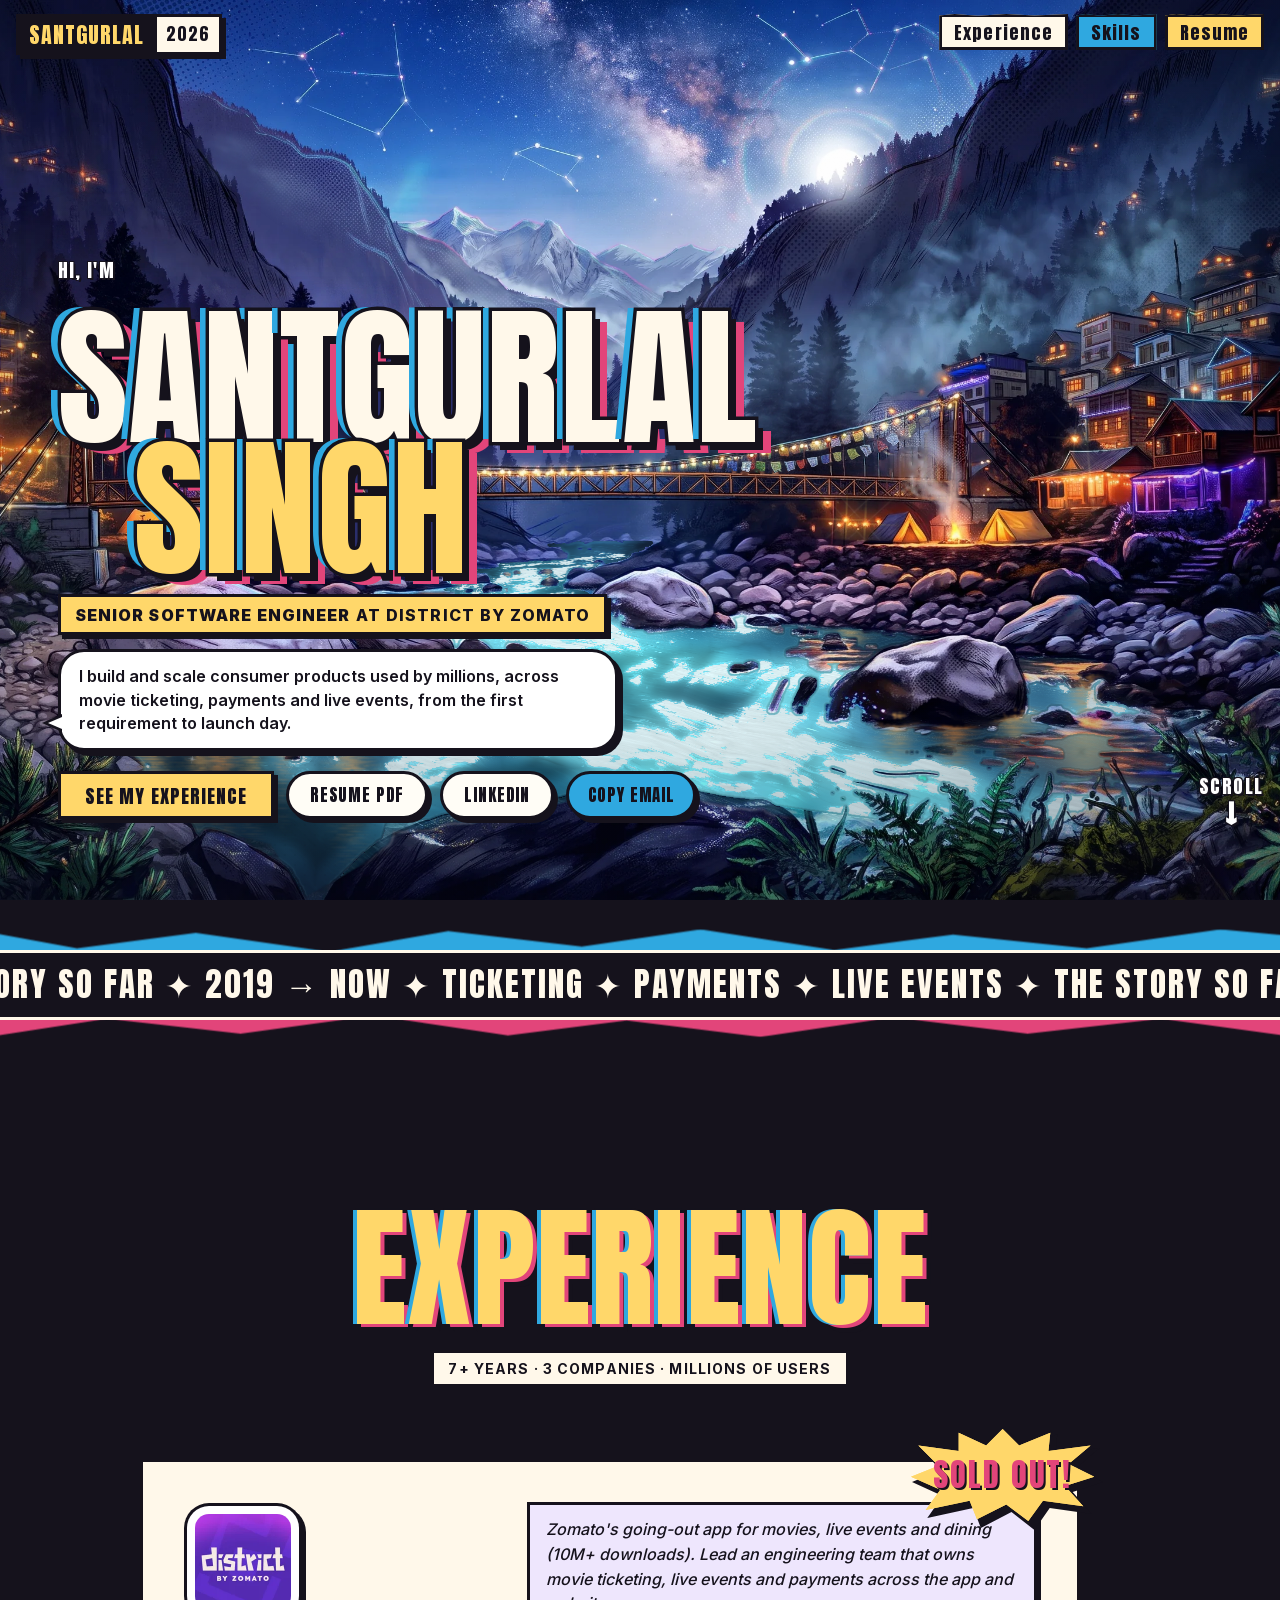
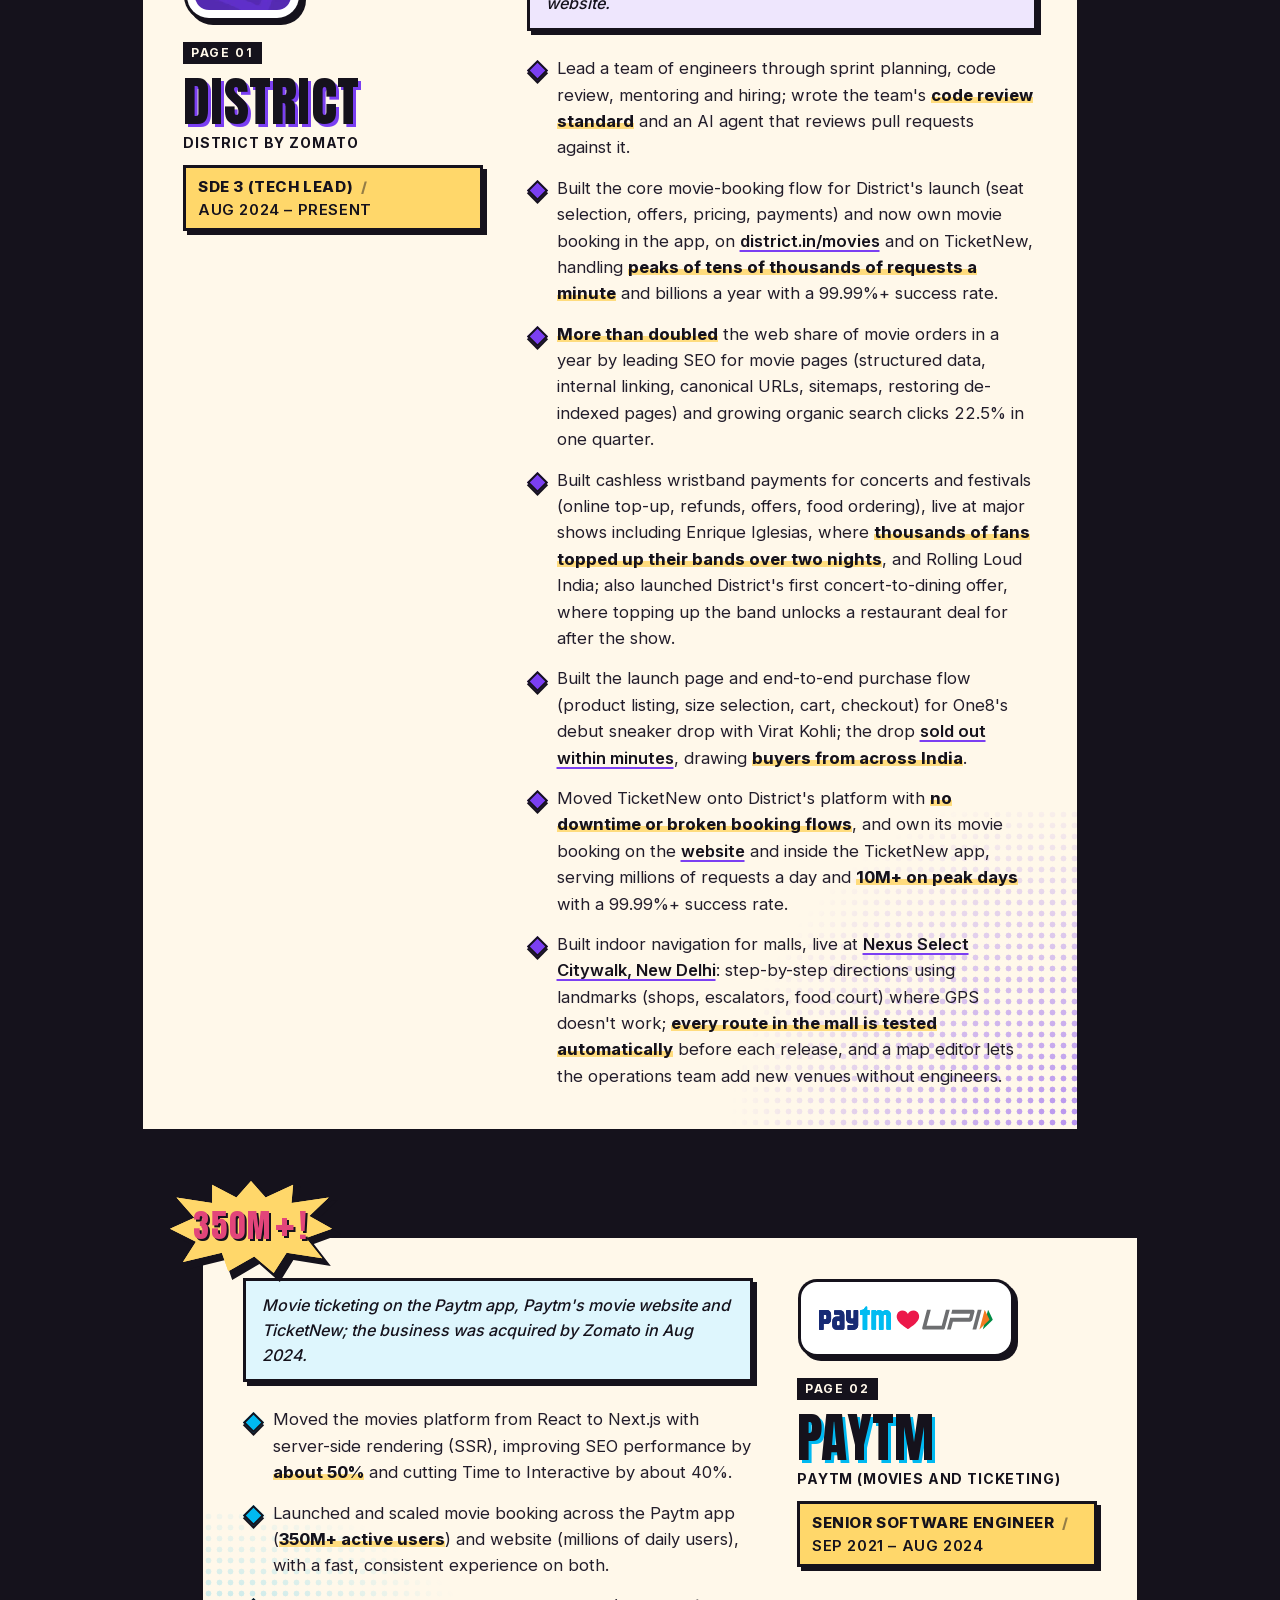
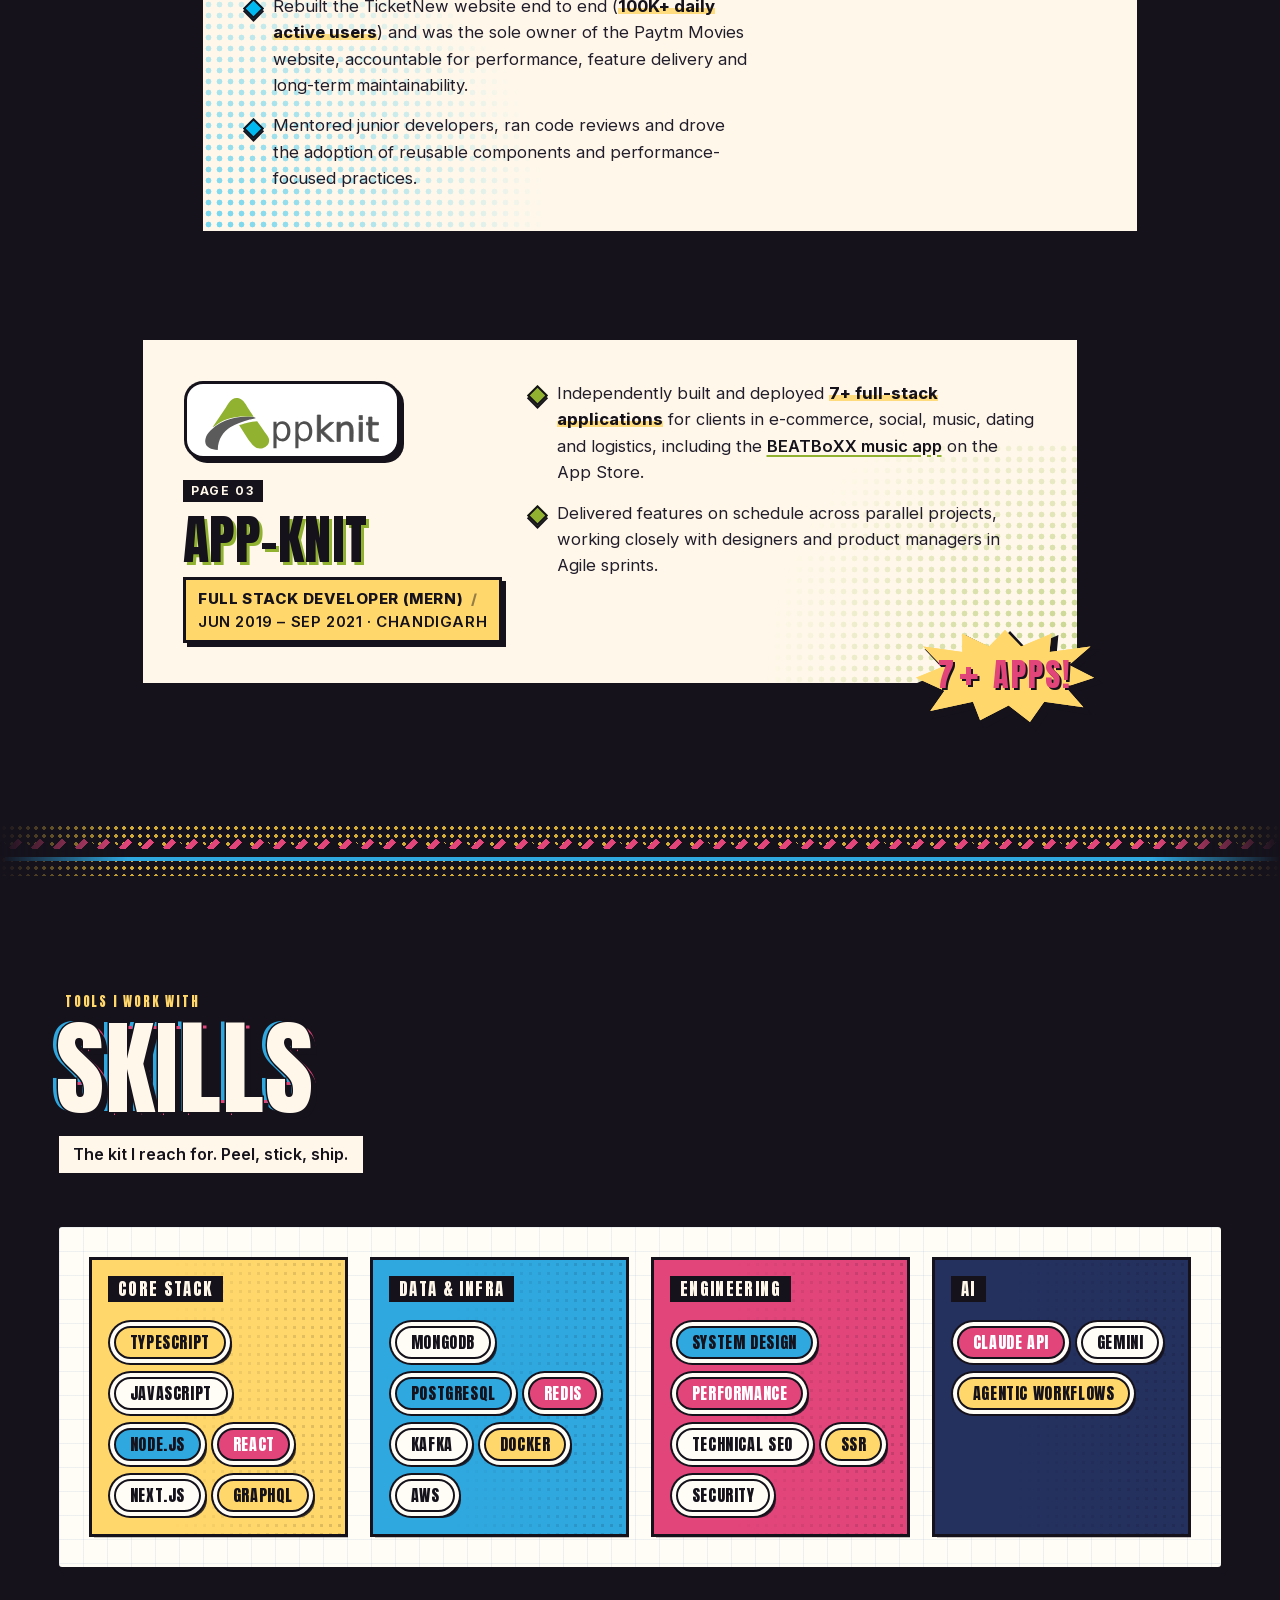
<file: index.html>
<!DOCTYPE html><html lang="en" class="_2GhXXq_variable _viN-q_variable _3MV1lq_variable"><head><meta charSet="utf-8"/><meta name="viewport" content="width=device-width, initial-scale=1"/><link rel="preload" href="/_next/static/media/83afe278b6a6bb3c-s.p.2bn3s6zvc0dyp.woff2" as="font" crossorigin="" type="font/woff2"/><link rel="preload" as="image" imageSrcSet="/living/hero-1400.webp 1400w, /living/hero.webp 2752w" imageSizes="max(100vw, 179vh)" fetchPriority="high"/><link rel="stylesheet" href="/_next/static/chunks/2phgha6i2p8d1.css" data-precedence="next"/><link rel="stylesheet" href="/_next/static/chunks/13lw_0yyn-jw1.css" data-precedence="next"/><link rel="stylesheet" href="/_next/static/chunks/2fskt6l9in4-y.css" data-precedence="next"/><link rel="preload" as="script" fetchPriority="low" href="/_next/static/chunks/12jg43355bbw3.js"/><script src="/_next/static/chunks/1ai8gtzvn4_07.js" async=""></script><script src="/_next/static/chunks/2khxl0v1q4i6n.js" async=""></script><script src="/_next/static/chunks/turbopack-3-ry682tkyiqk.js" async=""></script><script src="/_next/static/chunks/0umf92h1sb77c.js" async=""></script><script src="/_next/static/chunks/17tpxoazp3hhr.js" async=""></script><meta name="theme-color" content="#120f1c"/><title>Santgurlal Singh · Senior Software Engineer</title><meta name="description" content="Senior Software Engineer at District by Zomato. Building and scaling consumer products used by millions: movie ticketing, payments for live events, search and launch-day products."/><link rel="canonical" href="https://santgurlal.github.io/"/><meta property="og:title" content="Santgurlal Singh · Senior Software Engineer"/><meta property="og:description" content="Senior Software Engineer at District by Zomato. Building and scaling consumer products used by millions: movie ticketing, payments for live events, search and launch-day products."/><meta property="og:url" content="https://santgurlal.github.io/"/><meta property="og:site_name" content="Santgurlal Singh"/><meta property="og:locale" content="en_US"/><meta property="og:image" content="https://santgurlal.github.io/og.png"/><meta property="og:image:width" content="1200"/><meta property="og:image:height" content="630"/><meta property="og:image:alt" content="Santgurlal Singh, Senior Software Engineer at District by Zomato"/><meta property="og:type" content="profile"/><meta name="twitter:card" content="summary_large_image"/><meta name="twitter:title" content="Santgurlal Singh · Senior Software Engineer"/><meta name="twitter:description" content="Senior Software Engineer at District by Zomato. Building and scaling consumer products used by millions: movie ticketing, payments for live events, search and launch-day products."/><meta name="twitter:image" content="https://santgurlal.github.io/og.png"/><meta name="twitter:image:alt" content="Santgurlal Singh, Senior Software Engineer at District by Zomato"/><meta name="twitter:image:width" content="1200"/><meta name="twitter:image:height" content="630"/><link rel="icon" href="/wink.png"/><link rel="apple-touch-icon" href="/wink.png"/><meta name="next-size-adjust" content=""/><script src="/_next/static/chunks/0cz1d0mv5g_q7.js" noModule=""></script></head><body><div hidden=""><!--$--><!--/$--></div><div class="sv"><script>(function(){try{var d=document.documentElement;d.classList.add('js');if(matchMedia('(prefers-reduced-motion: reduce)').matches||!('IntersectionObserver' in window))return;d.classList.add('anim')}catch(e){}})();</script><div class="lv-root lv-slices-pending" aria-hidden="true"><div class="lv-stage"><img class="lv-base" alt="" src="/living/hero.webp" srcSet="/living/hero-1400.webp 1400w, /living/hero.webp 2752w" sizes="max(100vw, 179vh)" fetchPriority="high" decoding="async"/><div class="lv-vignette"></div></div></div><a class="skip" href="#experience">Skip to experience</a><header class="nav"><a class="masthead" href="#top" aria-label="Santgurlal Singh, back to top"><b>Santgurlal</b><span class="mh-year">2026</span></a><nav aria-label="Sections"><a href="#experience">Experience</a><a href="#skills">Skills</a><a href="https://drive.google.com/file/d/1l42WQWRWY2MnyKmxOB_YXZ5sAAaNomSZ/view?usp=sharing" target="_blank" rel="noopener">Resume</a></nav></header><main id="top"><section class="cover" data-hero="true" aria-labelledby="name"><div class="lockup"><p class="kicker" aria-hidden="true">Hi, I&#x27;m</p><h1 id="name" class="name" aria-label="Santgurlal Singh"><span class="name-row" aria-hidden="true"><span class="ch" data-c="S" style="--i:0">S</span><span class="ch" data-c="a" style="--i:1">a</span><span class="ch" data-c="n" style="--i:2">n</span><span class="ch" data-c="t" style="--i:3">t</span><span class="ch" data-c="g" style="--i:4">g</span><span class="ch" data-c="u" style="--i:5">u</span><span class="ch" data-c="r" style="--i:6">r</span><span class="ch" data-c="l" style="--i:7">l</span><span class="ch" data-c="a" style="--i:8">a</span><span class="ch" data-c="l" style="--i:9">l</span></span><span class="name-row" aria-hidden="true"><span class="ch" data-c="S" style="--i:10">S</span><span class="ch" data-c="i" style="--i:11">i</span><span class="ch" data-c="n" style="--i:12">n</span><span class="ch" data-c="g" style="--i:13">g</span><span class="ch" data-c="h" style="--i:14">h</span></span></h1><p class="caption title-cap"><strong>Senior Software Engineer</strong> at <!-- -->District by Zomato</p><div class="says"><p class="bubble">I build and scale consumer products used by millions, across movie ticketing, payments and live events, from the first requirement to launch day.</p></div><div class="ctas cx-root"><a class="cx-btn cx-btn--primary " href="#experience"><span class="cx-btn__plate cx-btn__plate--c" aria-hidden="true"></span><span class="cx-btn__plate cx-btn__plate--m" aria-hidden="true"></span><span class="cx-btn__face">See my experience</span></a><a class="cx-btn cx-btn--sticker " href="https://drive.google.com/file/d/1l42WQWRWY2MnyKmxOB_YXZ5sAAaNomSZ/view?usp=sharing" target="_blank" rel="noopener"><span class="cx-btn__plate cx-btn__plate--c" aria-hidden="true"></span><span class="cx-btn__plate cx-btn__plate--m" aria-hidden="true"></span><span class="cx-btn__face">Resume PDF</span></a><a class="cx-btn cx-btn--sticker " href="https://www.linkedin.com/in/santgurlalsingh" target="_blank" rel="noopener noreferrer"><span class="cx-btn__plate cx-btn__plate--c" aria-hidden="true"></span><span class="cx-btn__plate cx-btn__plate--m" aria-hidden="true"></span><span class="cx-btn__face">LinkedIn<span class="cx-sr"> (opens in a new tab)</span></span></a><button type="button" class="cx-copy"><span aria-live="polite">Copy email</span></button></div></div><a class="scroll-cue" href="#experience" aria-hidden="true" tabindex="-1">Scroll <span>↓</span></a></section><div class="tear" aria-hidden="true" data-pop="true"><div class="tear-plate c"></div><div class="tear-plate m"></div><div class="tear-band"><div class="ticker"><span>The story so far ✦ 2019 → now ✦ Ticketing ✦ Payments ✦ Live events ✦ The story so far ✦ 2019 → now ✦ Ticketing ✦ Payments ✦ Live events ✦ The story so far ✦ 2019 → now ✦ Ticketing ✦ Payments ✦ Live events ✦ </span><span>The story so far ✦ 2019 → now ✦ Ticketing ✦ Payments ✦ Live events ✦ The story so far ✦ 2019 → now ✦ Ticketing ✦ Payments ✦ Live events ✦ The story so far ✦ 2019 → now ✦ Ticketing ✦ Payments ✦ Live events ✦ </span></div></div></div><section id="experience" class="xp" aria-labelledby="xp-title" tabindex="-1"><header class="xp-top"><h2 class="xp-title" id="xp-title" data-text="Experience">Experience</h2><p class="xp-kicker">7+ years · <!-- -->3<!-- --> companies · millions of users</p></header><div class="xp-stack"><article data-pop="true" class="xp-panel" style="--tint:#7B3FF2;--tilt:-0.7deg;--stick:-6deg;--sfx-rot:8deg" aria-labelledby="xp-0-h"><div class="xp-page"><span class="xp-dots" aria-hidden="true"></span><span class="xp-wipe" aria-hidden="true"></span><header class="xp-head"><div class="xp-sticker"><img src="/img/district-192.webp" alt="District by Zomato logo" width="96" height="96" loading="lazy" decoding="async"/></div><div class="xp-id"><p class="xp-no" aria-hidden="true">Page <!-- -->01</p><h3 class="xp-org" id="xp-0-h"><a href="https://www.district.in/">District</a></h3><p class="xp-full">District by Zomato</p><p class="xp-caption"><span class="xp-role">SDE 3 (Tech Lead)</span><span class="xp-sep" aria-hidden="true">/</span><span class="xp-dates">Aug 2024 – Present</span></p></div></header><div class="xp-body"><p class="xp-narr">Zomato&#x27;s going-out app for movies, live events and dining (10M+ downloads). Lead an engineering team that owns movie ticketing, live events and payments across the app and website.</p><ul class="xp-list"><li style="--b:0">Lead a team of engineers through sprint planning, code review, mentoring and hiring; wrote the team&#x27;s <strong>code review standard</strong> and an AI agent that reviews pull requests against it.</li><li style="--b:1">Built the core movie-booking flow for District&#x27;s launch (seat selection, offers, pricing, payments) and now own movie booking in the app, on <a class="cv-link" href="https://www.district.in/movies/">district.in/movies</a> and on TicketNew, handling <strong>peaks of tens of thousands of requests a minute</strong> and billions a year with a 99.99%+ success rate.</li><li style="--b:2"><strong>More than doubled</strong> the web share of movie orders in a year by leading SEO for movie pages (structured data, internal linking, canonical URLs, sitemaps, restoring de-indexed pages) and growing organic search clicks 22.5% in one quarter.</li><li style="--b:3">Built cashless wristband payments for concerts and festivals (online top-up, refunds, offers, food ordering), live at major shows including Enrique Iglesias, where <strong>thousands of fans topped up their bands over two nights</strong>, and Rolling Loud India; also launched District&#x27;s first concert-to-dining offer, where topping up the band unlocks a restaurant deal for after the show.</li><li style="--b:4">Built the launch page and end-to-end purchase flow (product listing, size selection, cart, checkout) for One8&#x27;s debut sneaker drop with Virat Kohli; the drop <a class="cv-link" href="https://www.passionateinmarketing.com/one8s-debut-shoe-drop-sells-out-in-minutes-on-district-draws-buyers-from-across-india/">sold out within minutes</a>, drawing <strong>buyers from across India</strong>.</li><li style="--b:5">Moved TicketNew onto District&#x27;s platform with <strong>no downtime or broken booking flows</strong>, and own its movie booking on the <a class="cv-link" href="https://ticketnew.com/movies">website</a> and inside the TicketNew app, serving millions of requests a day and <strong>10M+ on peak days</strong> with a 99.99%+ success rate.</li><li style="--b:6">Built indoor navigation for malls, live at <a class="cv-link" href="https://www.district.in/hub/nexus-select-citywalk-saket">Nexus Select Citywalk, New Delhi</a>: step-by-step directions using landmarks (shops, escalators, food court) where GPS doesn&#x27;t work; <strong>every route in the mall is tested automatically</strong> before each release, and a map editor lets the operations team add new venues without engineers.</li></ul></div></div><span class="xp-sfx" aria-hidden="true"><span>Sold out!</span></span></article><article data-pop="true" class="xp-panel xp-flip" style="--tint:#00B9F1;--tilt:0.8deg;--stick:5deg;--sfx-rot:-9deg" aria-labelledby="xp-1-h"><div class="xp-page"><span class="xp-dots" aria-hidden="true"></span><span class="xp-wipe" aria-hidden="true"></span><header class="xp-head"><div class="xp-sticker xp-wide"><img src="/logos/paytm.svg" alt="Paytm logo" width="143" height="19" loading="lazy" decoding="async"/></div><div class="xp-id"><p class="xp-no" aria-hidden="true">Page <!-- -->02</p><h3 class="xp-org" id="xp-1-h">Paytm</h3><p class="xp-full">Paytm (Movies and Ticketing)</p><p class="xp-caption"><span class="xp-role">Senior Software Engineer</span><span class="xp-sep" aria-hidden="true">/</span><span class="xp-dates">Sep 2021 – Aug 2024</span></p></div></header><div class="xp-body"><p class="xp-narr">Movie ticketing on the Paytm app, Paytm&#x27;s movie website and TicketNew; the business was acquired by Zomato in Aug 2024.</p><ul class="xp-list"><li style="--b:0">Moved the movies platform from React to Next.js with server-side rendering (SSR), improving SEO performance by <strong>about 50%</strong> and cutting Time to Interactive by about 40%.</li><li style="--b:1">Launched and scaled movie booking across the Paytm app (<strong>350M+ active users</strong>) and website (millions of daily users), with a fast, consistent experience on both.</li><li style="--b:2">Rebuilt the TicketNew website end to end (<strong>100K+ daily active users</strong>) and was the sole owner of the Paytm Movies website, accountable for performance, feature delivery and long-term maintainability.</li><li style="--b:3">Mentored junior developers, ran code reviews and drove the adoption of reusable components and performance-focused practices.</li></ul></div></div><span class="xp-sfx" aria-hidden="true"><span>350M<span class="xp-plus">+</span>!</span></span></article><article data-pop="true" class="xp-panel xp-low" style="--tint:#90B230;--tilt:-0.4deg;--stick:-4deg;--sfx-rot:-7deg" aria-labelledby="xp-2-h"><div class="xp-page"><span class="xp-dots" aria-hidden="true"></span><span class="xp-wipe" aria-hidden="true"></span><header class="xp-head"><div class="xp-sticker xp-wide"><img src="/logos/appknit.svg" alt="App-knit logo" width="143" height="19" loading="lazy" decoding="async"/></div><div class="xp-id"><p class="xp-no" aria-hidden="true">Page <!-- -->03</p><h3 class="xp-org" id="xp-2-h">App-knit</h3><p class="xp-caption"><span class="xp-role">Full Stack Developer (MERN)</span><span class="xp-sep" aria-hidden="true">/</span><span class="xp-dates">Jun 2019 – Sep 2021<!-- --> · Chandigarh</span></p></div></header><div class="xp-body"><ul class="xp-list"><li style="--b:0">Independently built and deployed <strong>7+ full-stack applications</strong> for clients in e-commerce, social, music, dating and logistics, including the <a class="cv-link" href="https://apps.apple.com/us/app/beatboxx/id1473917314">BEATBoXX music app</a> on the App Store.</li><li style="--b:1">Delivered features on schedule across parallel projects, working closely with designers and product managers in Agile sprints.</li></ul></div></div><span class="xp-sfx" aria-hidden="true"><span>7<span class="xp-plus">+</span> apps!</span></span></article></div></section><div class="cx-tear "><span class="cx-tear__band" aria-hidden="true"><span class="cx-tear__slice cx-tear__slice--c" style="--t:0%;--b:82%;--dx:-64px;--i:0"></span><span class="cx-tear__slice cx-tear__slice--m" style="--t:18%;--b:68%;--dx:92px;--i:1"></span><span class="cx-tear__slice cx-tear__slice--c" style="--t:32%;--b:46%;--dx:-28px;--i:2"></span><span class="cx-tear__slice cx-tear__slice--m" style="--t:54%;--b:30%;--dx:120px;--i:3"></span><span class="cx-tear__slice cx-tear__slice--c" style="--t:70%;--b:0%;--dx:-84px;--i:4"></span></span></div><section id="skills" class="cx-skills" aria-labelledby="skills-title"><div class="cx-skills__head"><p class="cx-kicker">Tools I work with</p><h2 id="skills-title" class="cx-title"><span class="cx-title__plate" aria-hidden="true">Skills</span>Skills</h2><p class="cx-skills__lede">The kit I reach for. Peel, stick, ship.</p></div><div class="cx-sheet"><div class="cx-sheet__panel cx-sheet__panel--yellow" style="--pi:0"><span aria-hidden="true" class="cx-halftone cx-halftone--right " style="--ht-color:rgba(21,18,28,.16);--ht-size:9px"></span><h3 class="cx-sheet__title">Core stack</h3><ul class="cx-sheet__chips"><li class="cx-chip" style="--i:0"><span class="cx-sticker cx-sticker--yellow cx-sticker--tilt " style="--rot:1.2deg">TypeScript</span></li><li class="cx-chip" style="--i:1"><span class="cx-sticker cx-sticker--paper cx-sticker--tilt " style="--rot:4.5deg">JavaScript</span></li><li class="cx-chip" style="--i:2"><span class="cx-sticker cx-sticker--cyan cx-sticker--tilt " style="--rot:3.5deg">Node.js</span></li><li class="cx-chip" style="--i:3"><span class="cx-sticker cx-sticker--magenta cx-sticker--tilt " style="--rot:-4.9deg">React</span></li><li class="cx-chip" style="--i:4"><span class="cx-sticker cx-sticker--paper cx-sticker--tilt " style="--rot:3.1deg">Next.js</span></li><li class="cx-chip" style="--i:5"><span class="cx-sticker cx-sticker--yellow cx-sticker--tilt " style="--rot:-4.9deg">GraphQL</span></li></ul></div><div class="cx-sheet__panel cx-sheet__panel--cyan" style="--pi:1"><span aria-hidden="true" class="cx-halftone cx-halftone--right " style="--ht-color:rgba(21,18,28,.16);--ht-size:9px"></span><h3 class="cx-sheet__title">Data &amp; infra</h3><ul class="cx-sheet__chips"><li class="cx-chip" style="--i:6"><span class="cx-sticker cx-sticker--paper cx-sticker--tilt " style="--rot:-2.5deg">MongoDB</span></li><li class="cx-chip" style="--i:7"><span class="cx-sticker cx-sticker--cyan cx-sticker--tilt " style="--rot:0.3deg">PostgreSQL</span></li><li class="cx-chip" style="--i:8"><span class="cx-sticker cx-sticker--magenta cx-sticker--tilt " style="--rot:3.3deg">Redis</span></li><li class="cx-chip" style="--i:9"><span class="cx-sticker cx-sticker--paper cx-sticker--tilt " style="--rot:-4.4deg">Kafka</span></li><li class="cx-chip" style="--i:10"><span class="cx-sticker cx-sticker--yellow cx-sticker--tilt " style="--rot:-0.8deg">Docker</span></li><li class="cx-chip" style="--i:11"><span class="cx-sticker cx-sticker--paper cx-sticker--tilt " style="--rot:1.7deg">AWS</span></li></ul></div><div class="cx-sheet__panel cx-sheet__panel--magenta" style="--pi:2"><span aria-hidden="true" class="cx-halftone cx-halftone--right " style="--ht-color:rgba(21,18,28,.16);--ht-size:9px"></span><h3 class="cx-sheet__title">Engineering</h3><ul class="cx-sheet__chips"><li class="cx-chip" style="--i:12"><span class="cx-sticker cx-sticker--cyan cx-sticker--tilt " style="--rot:1.3deg">System design</span></li><li class="cx-chip" style="--i:13"><span class="cx-sticker cx-sticker--magenta cx-sticker--tilt " style="--rot:0.2deg">Performance</span></li><li class="cx-chip" style="--i:14"><span class="cx-sticker cx-sticker--paper cx-sticker--tilt " style="--rot:4.8deg">Technical SEO</span></li><li class="cx-chip" style="--i:15"><span class="cx-sticker cx-sticker--yellow cx-sticker--tilt " style="--rot:-1.5deg">SSR</span></li><li class="cx-chip" style="--i:16"><span class="cx-sticker cx-sticker--paper cx-sticker--tilt " style="--rot:-1.4deg">Security</span></li></ul></div><div class="cx-sheet__panel cx-sheet__panel--sky" style="--pi:3"><span aria-hidden="true" class="cx-halftone cx-halftone--right " style="--ht-color:rgba(21,18,28,.16);--ht-size:9px"></span><h3 class="cx-sheet__title">AI</h3><ul class="cx-sheet__chips"><li class="cx-chip" style="--i:17"><span class="cx-sticker cx-sticker--magenta cx-sticker--tilt " style="--rot:-4.5deg">Claude API</span></li><li class="cx-chip" style="--i:18"><span class="cx-sticker cx-sticker--paper cx-sticker--tilt " style="--rot:-0.9deg">Gemini</span></li><li class="cx-chip" style="--i:19"><span class="cx-sticker cx-sticker--yellow cx-sticker--tilt " style="--rot:-0.2deg">Agentic workflows</span></li></ul></div></div></section><section id="contact" class="cx-splash" aria-labelledby="contact-title"><div class="cx-splash__panel"><span class="cx-splash__rays" aria-hidden="true"></span><span aria-hidden="true" class="cx-halftone cx-halftone--radial " style="--ht-color:rgba(21,18,28,.22);--ht-size:12px"></span><span aria-hidden="true" class="cx-sfx cx-sfx--magenta cx-splash__sfx" style="--rot:-12deg;--size:150px"><span class="cx-sfx__burst"><span class="cx-sfx__text">THWIP!</span></span></span><div class="cx-caption cx-caption--yellow cx-splash__cap">Final page. To be continued…</div><div class="cx-bubble cx-bubble--bottom cx-splash__bubble"><h2 id="contact-title" class="cx-splash__title">Let’s build something people <em>line up for</em></h2><span class="cx-bubble__tail" aria-hidden="true"></span></div><div class="cx-caption cx-caption--paper cx-splash__sub">Hiring for a senior engineer, or planning a big launch? I’d like to hear about it.</div><div class="cx-splash__ctas"><a class="cx-btn cx-btn--primary " href="mailto:gurlal050@gmail.com"><span class="cx-btn__plate cx-btn__plate--c" aria-hidden="true"></span><span class="cx-btn__plate cx-btn__plate--m" aria-hidden="true"></span><span class="cx-btn__face">Email me</span></a><button type="button" class="cx-copy"><span aria-live="polite">Copy email</span></button><a class="cx-btn cx-btn--sticker " href="https://www.linkedin.com/in/santgurlalsingh" target="_blank" rel="noopener noreferrer"><span class="cx-btn__plate cx-btn__plate--c" aria-hidden="true"></span><span class="cx-btn__plate cx-btn__plate--m" aria-hidden="true"></span><span class="cx-btn__face">LinkedIn<span class="cx-sr"> (opens in a new tab)</span></span></a><a class="cx-btn cx-btn--sticker " href="https://github.com/Santgurlal" target="_blank" rel="noopener noreferrer"><span class="cx-btn__plate cx-btn__plate--c" aria-hidden="true"></span><span class="cx-btn__plate cx-btn__plate--m" aria-hidden="true"></span><span class="cx-btn__face">GitHub<span class="cx-sr"> (opens in a new tab)</span></span></a><a class="cx-btn cx-btn--sticker " href="https://drive.google.com/file/d/1l42WQWRWY2MnyKmxOB_YXZ5sAAaNomSZ/view?usp=sharing" target="_blank" rel="noopener"><span class="cx-btn__plate cx-btn__plate--c" aria-hidden="true"></span><span class="cx-btn__plate cx-btn__plate--m" aria-hidden="true"></span><span class="cx-btn__face">Resume PDF</span></a></div><p class="cx-splash__mail">gurlal050@gmail.com</p></div></section></main></div><!--$--><!--/$--><script type="application/ld+json">{"@context":"https://schema.org","@type":"Person","name":"Santgurlal Singh","jobTitle":"Senior Software Engineer","worksFor":{"@type":"Organization","name":"District by Zomato"},"url":"https://santgurlal.github.io","sameAs":["https://www.linkedin.com/in/santgurlalsingh","https://github.com/Santgurlal"],"knowsAbout":["React","Next.js","TypeScript","Technical SEO","Web performance","Payments"]}</script><script id="_R_">(globalThis["TURBOPACK"] || (globalThis["TURBOPACK"] = [])).push({"otherChunks":["static/chunks/12jg43355bbw3.js","static/chunks/1ai8gtzvn4_07.js","static/chunks/2khxl0v1q4i6n.js"],"runtimeModuleIds":[94553]});</script><script src="/_next/static/chunks/12jg43355bbw3.js" async=""></script><script>(self.__next_f=self.__next_f||[]).push([0])</script><script>self.__next_f.push([1,"1:\"$Sreact.fragment\"\n2:\"/_next/static/chunks/0umf92h1sb77c.js\"\n3:I[39756,[\"$2\"],\"default\"]\n4:I[37457,[\"$2\"],\"default\"]\n6:\"/_next/static/chunks/17tpxoazp3hhr.js\"\n7:I[97724,[\"$2\",\"$6\"],\"default\"]\n8:I[33104,[\"$2\",\"$6\"],\"default\"]\n17:\"ViewportBoundary\"\n18:I[97367,[\"$2\"],\"$17\"]\n1a:\"MetadataBoundary\"\n1b:I[97367,[\"$2\"],\"$1a\"]\n1c:\"$Sreact.suspense\"\n1e:I[68027,[\"$2\"],\"default\",1]\n:HL[\"/_next/static/chunks/2phgha6i2p8d1.css\",\"style\"]\n:HL[\"/_next/static/media/83afe278b6a6bb3c-s.p.2bn3s6zvc0dyp.woff2\",\"font\",{\"crossOrigin\":\"\",\"type\":\"font/woff2\"}]\n:HL[\"/_next/static/chunks/13lw_0yyn-jw1.css\",\"style\"]\n:HL[\"/_next/static/chunks/2fskt6l9in4-y.css\",\"style\"]\n5:[[\"children\",{\"s\":\"__PAGE__\",\"h\":512,\"d\":{\"r\":[\"$\",\"$1\",\"c\",{\"children\":[[\"$\",\"div\",null,{\"className\":\"sv\",\"children\":[[\"$\",\"script\",null,{\"dangerouslySetInnerHTML\":{\"__html\":\"(function(){try{var d=document.documentElement;d.classList.add('js');if(matchMedia('(prefers-reduced-motion: reduce)').matches||!('IntersectionObserver' in window))return;d.classList.add('anim')}catch(e){}})();\"}}],[\"$\",\"$L7\",null,{}],[\"$\",\"$L8\",null,{}],[\"$\",\"a\",null,{\"className\":\"skip\",\"href\":\"#experience\",\"children\":\"Skip to experience\"}],[\"$\",\"header\",null,{\"className\":\"nav\",\"children\":[[\"$\",\"a\",null,{\"className\":\"masthead\",\"href\":\"#top\",\"aria-label\":\"Santgurlal Singh, back to top\",\"children\":[[\"$\",\"b\",null,{\"children\":\"Santgurlal\"}],[\"$\",\"span\",null,{\"className\":\"mh-year\",\"children\":\"2026\"}]]}],[\"$\",\"nav\",null,{\"aria-label\":\"Sections\",\"children\":[[\"$\",\"a\",null,{\"href\":\"#experience\",\"children\":\"Experience\"}],[\"$\",\"a\",null,{\"href\":\"#skills\",\"children\":\"Skills\"}],[\"$\",\"a\",null,{\"href\":\"https://drive.google.com/file/d/1l42WQWRWY2MnyKmxOB_YXZ5sAAaNomSZ/view?usp=sharing\",\"target\":\"_blank\",\"rel\":\"noopener\",\"children\":\"Resume\"}]]}]]}],[\"$\",\"main\",null,{\"id\":\"top\",\"children\":[[\"$\",\"section\",null,{\"className\":\"cover\",\"data-hero\":true,\"aria-labelledby\":\"name\",\"children\":[[\"$\",\"div\",null,{\"className\":\"lockup\",\"children\":[[\"$\",\"p\",null,{\"className\":\"kicker\",\"aria-hidden\":\"true\",\"children\":\"Hi, I'm\"}],[\"$\",\"h1\",null,{\"id\":\"name\",\"className\":\"name\",\"aria-label\":\"Santgurlal Singh\",\"children\":[[\"$\",\"span\",null,{\"className\":\"name-row\",\"aria-hidden\":\"true\",\"children\":[[\"$\",\"span\",\"0\",{\"className\":\"ch\",\"data-c\":\"S\",\"style\":{\"--i\":0},\"children\":\"S\"}],[\"$\",\"span\",\"1\",{\"className\":\"ch\",\"data-c\":\"a\",\"style\":{\"--i\":1},\"children\":\"a\"}],[\"$\",\"span\",\"2\",{\"className\":\"ch\",\"data-c\":\"n\",\"style\":{\"--i\":2},\"children\":\"n\"}],[\"$\",\"span\",\"3\",{\"className\":\"ch\",\"data-c\":\"t\",\"style\":{\"--i\":3},\"children\":\"t\"}],[\"$\",\"span\",\"4\",{\"className\":\"ch\",\"data-c\":\"g\",\"style\":{\"--i\":4},\"children\":\"g\"}],[\"$\",\"span\",\"5\",{\"className\":\"ch\",\"data-c\":\"u\",\"style\":{\"--i\":5},\"children\":\"u\"}],[\"$\",\"span\",\"6\",{\"className\":\"ch\",\"data-c\":\"r\",\"style\":{\"--i\":6},\"children\":\"r\"}],[\"$\",\"span\",\"7\",{\"className\":\"ch\",\"data-c\":\"l\",\"style\":{\"--i\":7},\"children\":\"l\"}],[\"$\",\"span\",\"8\",{\"className\":\"ch\",\"data-c\":\"a\",\"style\":{\"--i\":8},\"children\":\"a\"}],[\"$\",\"span\",\"9\",{\"className\":\"ch\",\"data-c\":\"l\",\"style\":{\"--i\":9},\"children\":\"l\"}]]}],\"$L9\"]}],\"$La\",\"$Lb\",\"$Lc\"]}],\"$Ld\"]}],\"$Le\",\"$Lf\",\"$L10\",\"$L11\",\"$L12\"]}]]}],[\"$L13\",\"$L14\",\"$L15\"],\"$L16\"]}],\"p\":false,\"v\":null}}]]\n0:{\"P\":null,\"c\":[\"\",\"\"],\"q\":\"\",\"i\":false,\"t\":{\"t\":{\"s\":\"\",\"h\":528,\"d\":{\"r\":[\"$\",\"$1\",\"c\",{\"children\":[[[\"$\",\"link\",\"0\",{\"rel\":\"stylesheet\",\"href\":\"/_next/static/chunks/2phgha6i2p8d1.css\",\"precedence\":\"next\",\"crossOrigin\":\"$undefined\",\"nonce\":\"$undefined\"}],[\"$\",\"script\",\"script-0\",{\"src\":\"/_next/static/chunks/0umf92h1sb77c.js\",\"async\":true,\"nonce\":\"$undefined\"}]],[\"$\",\"html\",null,{\"lang\":\"en\",\"suppressHydrationWarning\":true,\"className\":\"_2GhXXq_variable _viN-q_variable _3MV1lq_variable\",\"children\":[\"$\",\"body\",null,{\"children\":[[\"$\",\"$L3\",null,{\"parallelRouterKey\":\"children\",\"error\":\"$undefined\",\"errorStyles\":\"$undefined\",\"errorScripts\":\"$undefined\",\"template\":[\"$\",\"$L4\",null,{}],\"templateStyles\":\"$undefined\",\"templateScripts\":\"$undefined\",\"notFound\":[[[\"$\",\"title\",null,{\"children\":\"404: This page could not be found.\"}],[\"$\",\"div\",null,{\"style\":{\"fontFamily\":\"system-ui,\\\"Segoe UI\\\",Roboto,Helvetica,Arial,sans-serif,\\\"Apple Color Emoji\\\",\\\"Segoe UI Emoji\\\"\",\"height\":\"100vh\",\"textAlign\":\"center\",\"display\":\"flex\",\"flexDirection\":\"column\",\"alignItems\":\"center\",\"justifyContent\":\"center\"},\"children\":[\"$\",\"div\",null,{\"children\":[[\"$\",\"style\",null,{\"dangerouslySetInnerHTML\":{\"__html\":\"body{color:#000;background:#fff;margin:0}.next-error-h1{border-right:1px solid rgba(0,0,0,.3)}@media (prefers-color-scheme:dark){body{color:#fff;background:#000}.next-error-h1{border-right:1px solid rgba(255,255,255,.3)}}\"}}],[\"$\",\"h1\",null,{\"className\":\"next-error-h1\",\"style\":{\"display\":\"inline-block\",\"margin\":\"0 20px 0 0\",\"padding\":\"0 23px 0 0\",\"fontSize\":24,\"fontWeight\":500,\"verticalAlign\":\"top\",\"lineHeight\":\"49px\"},\"children\":404}],[\"$\",\"div\",null,{\"style\":{\"display\":\"inline-block\"},\"children\":[\"$\",\"h2\",null,{\"style\":{\"fontSize\":14,\"fontWeight\":400,\"lineHeight\":\"49px\",\"margin\":0},\"children\":\"This page could not be found.\"}]}]]}]}]],[]],\"forbidden\":\"$undefined\",\"unauthorized\":\"$undefined\"}],[\"$\",\"script\",null,{\"type\":\"application/ld+json\",\"dangerouslySetInnerHTML\":{\"__html\":\"{\\\"@context\\\":\\\"https://schema.org\\\",\\\"@type\\\":\\\"Person\\\",\\\"name\\\":\\\"Santgurlal Singh\\\",\\\"jobTitle\\\":\\\"Senior Software Engineer\\\",\\\"worksFor\\\":{\\\"@type\\\":\\\"Organization\\\",\\\"name\\\":\\\"District by Zomato\\\"},\\\"url\\\":\\\"https://santgurlal.github.io\\\",\\\"sameAs\\\":[\\\"https://www.linkedin.com/in/santgurlalsingh\\\",\\\"https://github.com/Santgurlal\\\"],\\\"knowsAbout\\\":[\\\"React\\\",\\\"Next.js\\\",\\\"TypeScript\\\",\\\"Technical SEO\\\",\\\"Web performance\\\",\\\"Payments\\\"]}\"}}]]}]}]]}],\"p\":false,\"v\":null},\"c\":\"$Q5\"},\"h\":{\"r\":[\"$\",\"$1\",\"h\",{\"children\":[null,[\"$\",\"$L18\",null,{\"children\":\"$L19\"}],[\"$\",\"$L1b\",null,{\"children\":[[\"$\",\"div\",null,{\"hidden\":true,\"children\":[\"$\",\"$1c\",null,{\"name\":\"Next.Metadata\",\"children\":\"$L1d\"}]}],null]}],[\"$\",\"meta\",null,{\"name\":\"next-size-adjust\",\"content\":\"\"}]]}],\"p\":false,\"v\":null}},\"m\":\"$undefined\",\"G\":[\"$1e\",[[\"$\",\"link\",\"0\",{\"rel\":\"stylesheet\",\"href\":\"/_next/static/chunks/2phgha6i2p8d1.css\",\"precedence\":\"next\",\"crossOrigin\":\"$undefined\",\"nonce\":\"$undefined\"}]]],\"S\":true,\"r\":\"$undefined\",\"s\":\"$undefined\",\"a\":\"$undefined\",\"l\":\"$undefined\",\"p\":\"$undefined\",\"d\":\"$undefined\",\"b\":\"GSO8nnyqodQK2ByjhO0aE\"}\n1f:I[52020,[\"$2\",\"$6\"],\"default\"]\n26:I[45592,[\"$2\",\"$6\"],\"default\"]\n2b:I[97367,[\"$2\"],\"OutletBoundary\"]\n9:[\"$\",\"span\",null,{\"className\":\"name-row\",\"aria-hidden\":\"true\",\"children\":[[\"$\",\"span\",\"0\",{\"className\":\"ch\",\"data-c\":\"S\",\"style\":{\"--i\":10},\"children\":\"S\"}],[\"$\",\"span\",\"1\",{\"className\":\"ch\",\"data-c\":\"i\",\"style\":{\"--i\":11},\"children\":\"i\"}],[\"$\",\"span\",\"2\",{\"className\":\"ch\",\"data-c\":\"n\",\"style\":{\"--i\":12},\"children\":\"n\"}],[\"$\",\"span\",\"3\",{\"className\":\"ch\",\"data-c\":\"g\",\"style\":{\"--i\":13},\"children\":\"g\"}],[\"$\",\"span\",\"4\",{\"className\":\"ch\",\"data-c\":\"h\",\"style\":{\"--i\":14},\"children\":\"h\"}]]}]\na:[\"$\",\"p\",null,{\"className\":\"caption title-cap\",\"children\":[[\"$\",\"strong\",null,{\"children\":\"Senior Software Engineer\"}],\" at \",\"District by Zomato\"]}]\nb:[\"$\",\"div\",null,{\"className\":\"says\",\"children\":[\"$\",\"p\",null,{\"className\":\"bubble\",\"children\":\"I build and scale consumer products used by millions, across movie ticketing, payments and live events, from the first requirement to launch day.\"}]}]\nc:[\"$\",\"div\",null,{\"className\":\"ctas cx-root\",\"children\":[[\"$\",\"a\",null,{\"className\":\"cx-btn cx-btn--primary \",\"href\":\"#experience\",\"children\":[[\"$\",\"span\",null,{\"className\":\"cx-btn__plate cx-btn__plate--c\",\"aria-hidden\":\"true\"}],[\"$\",\"span\",null,{\"className\":\"cx-btn__plate cx-btn__plate--m\",\"aria-hidden\":\"true\"}],[\"$\",\"span\",null,{\"className\":\"cx-btn__face\",\"children\":\"See my experience\"}]]}],[\"$\",\"a\",null,{\"className\":\"cx-btn cx-btn--sticker \",\"href\":\"https://drive.google.com/file/d/1l42WQWRWY2MnyKmxOB_YXZ5sAAaNomSZ/view?usp=sharing\",\"target\":\"_blank\",\"rel\":\"noopener\",\"children\":[[\"$\",\"span\",null,{\"className\":\"cx-btn__plate cx-btn__plate--c\",\"aria-hidden\":\"true\"}],[\"$\",\"span\",null,{\"className\":\"cx-btn__plate cx-btn__plate--m\",\"aria-hidden\":\"true\"}],[\"$\",\"span\",null,{\"className\":\"cx-btn__face\",\"children\":\"Resume PDF\"}]]}],[\"$\",\"a\",null,{\"className\":\"cx-btn cx-btn--sticker \",\"href\":\"https://www.linkedin.com/in/santgurlalsingh\",\"target\":\"_blank\",\"rel\":\"noopener noreferrer\",\"children\":[[\"$\",\"span\",null,{\"className\":\"cx-btn__plate cx-btn__plate--c\",\"aria-hidden\":\"true\"}],[\"$\",\"span\",null,{\"className\":\"cx-btn__plate cx-btn__plate--m\",\"aria-hidden\":\"true\"}],[\"$\",\"span\",null,{\"className\":\"cx-btn__face\",\"children\":[\"LinkedIn\",[\"$\",\"span\",null,{\"className\":\"cx-sr\",\"children\":\" (opens in a new tab)\"}]]}]]}],[\"$\",\"$L1f\",null,{\"className\":\"cx-copy\",\"email\":\"gurlal050@gmail.com\"}]]}]\nd:[\"$\",\"a\",null,{\"className\":\"scroll-cue\",\"href\":\"#experience\",\"aria-hidden\":\"true\",\"tabIndex\":-1,\"children\":[\"Scroll \",[\"$\",\"span\",null,{\"children\":\"↓\"}]]}]\ne:[\"$\",\"div\",null,{\"className\":\"tear\",\"aria-hidden\":\"true\",\"data-pop\":true,\"children\":[[\"$\",\"div\",null,{\"className\":\"tear-plate c\"}],[\"$\",\"div\",null,{\"className\":\"tear-plate m\"}],[\"$\",\"div\",null,{\"className\":\"tear-band\",\"children\":[\"$\",\"div\",null,{\"className\":\"ticker\",\"children\":[[\"$\",\"span\",null,{\"children\":\"The story so far ✦ 2019 → now ✦ Ticketing ✦ Payments ✦ Live events ✦ The story so far ✦ 2019 → now ✦ Ticketing ✦ Payments ✦ Live events ✦ The story so far ✦ 2019 → now ✦ Ticketing ✦ Payments ✦ Live events ✦ \"}],[\"$\",\"span\",null,{\"children\":\"The story so far ✦ 2019 → now ✦ Ticketing ✦ Payments ✦ Live events ✦ The story so far ✦ 2019 → now ✦ Ticketing ✦ Payments ✦ Live events ✦ The story so far ✦ 2019 → now ✦ Ticketing ✦ Payments ✦ Live events ✦ \"}]]}]}]]}]\nf:[\"$\",\"section\",null,{\"id\":\"experience\",\"className\":\"xp\",\"aria-labelledby\":\"xp-title\",\"tabIndex\":-1,\"children\":[[\"$\",\"header\",null,{\"className\":\"xp-top\",\"children\":[[\"$\",\"h2\",null,{\"className\":\"xp-title\",\"id\":\"xp-title\",\"data-text\":\"Experience\",\"children\":\"Experience\"}],[\"$\",\"p\",null,{\"className\":\"xp-kicker\",\"children\":[\"7+ years · \",3,\" companies · millions of users\"]}]]}],[\"$\",\"div\",null,{\"className\":\"xp-stack\",\"children\":[[\"$\",\"article\",\"District by Zomato\",{\"data-pop\":true,\"className\":\"xp-panel\",\"style\":{\"--tint\":\"#7B3FF2\",\"--tilt\":\"-0.7deg\",\"--stick\":\"-6deg\",\"--sfx-rot\":\"8deg\"},\"aria-labelledby\":\"xp-0-h\",\"children\":[[\"$\",\"div\",null,{\"className\":\"xp-page\",\"children\":[[\"$\",\"span\",null,{\"className\":\"xp-dots\",\"aria-hidden\":\"true\"}],[\"$\",\"span\",null,{\"className\":\"xp-wipe\",\"aria-hidden\":\"true\"}],[\"$\",\"header\",null,{\"className\":\"xp-head\",\"children\":[[\"$\",\"div\",null,{\"className\":\"xp-sticker\",\"children\":[\"$\",\"img\",null,{\"src\":\"/img/district-192.webp\",\"alt\":\"District by Zomato logo\",\"width\":96,\"height\":96,\"loading\":\"lazy\",\"decoding\":\"async\"}]}],[\"$\",\"div\",null,{\"className\":\"xp-id\",\"children\":[[\"$\",\"p\",null,{\"className\":\"xp-no\",\"aria-hidden\":\"true\",\"children\":[\"Page \",\"01\"]}],[\"$\",\"h3\",null,{\"className\":\"xp-org\",\"id\":\"xp-0-h\",\"children\":[\"$\",\"a\",null,{\"href\":\"https://www.district.in/\",\"children\":\"District\"}]}],[\"$\",\"p\",null,{\"className\":\"xp-full\",\"children\":\"District by Zomato\"}],[\"$\",\"p\",null,{\"className\":\"xp-caption\",\"children\":[[\"$\",\"span\",null,{\"className\":\"xp-role\",\"children\":\"SDE 3 (Tech Lead)\"}],[\"$\",\"span\",null,{\"className\":\"xp-sep\",\"aria-hidden\":\"true\",\"children\":\"/\"}],[\"$\",\"span\",null,{\"className\":\"xp-dates\",\"children\":[\"Aug 2024 – Present\",\"\"]}]]}]]}]]}],[\"$\",\"div\",null,{\"className\":\"xp-body\",\"children\":[[\"$\",\"p\",null,{\"className\":\"xp-narr\",\"children\":\"Zomato's going-out app for movies, live events and dining (10M+ downloads). Lead an engineering team that owns movie ticketing, live events and payments across the app and website.\"}],[\"$\",\"ul\",null,{\"className\":\"xp-list\",\"children\":[[\"$\",\"li\",\"0\",{\"style\":{\"--b\":0},\"children\":[\"Lead a team of engineers through sprint planning, code review, mentoring and hiring; wrote the team's \",[\"$\",\"strong\",\"1\",{\"children\":\"code review standard\"}],\" and an AI agent that reviews pull requests against it.\"]}],[\"$\",\"li\",\"1\",{\"style\":{\"--b\":1},\"children\":[\"Built the core movie-booking flow for District's launch (seat selection, offers, pricing, payments) and now own movie booking in the app, on \",[\"$\",\"a\",\"1\",{\"className\":\"cv-link\",\"href\":\"https://www.district.in/movies/\",\"children\":\"district.in/movies\"}],\" and on TicketNew, handling \",[\"$\",\"strong\",\"3\",{\"children\":\"peaks of tens of thousands of requests a minute\"}],\" and billions a year with a 99.99%+ success rate.\"]}],[\"$\",\"li\",\"2\",{\"style\":{\"--b\":2},\"children\":[\"\",[\"$\",\"strong\",\"1\",{\"children\":\"More than doubled\"}],\" the web share of movie orders in a year by leading SEO for movie pages (structured data, internal linking, canonical URLs, sitemaps, restoring de-indexed pages) and growing organic search clicks 22.5% in one quarter.\"]}],[\"$\",\"li\",\"3\",{\"style\":{\"--b\":3},\"children\":[\"Built cashless wristband payments for concerts and festivals (online top-up, refunds, offers, food ordering), live at major shows including Enrique Iglesias, where \",[\"$\",\"strong\",\"1\",{\"children\":\"thousands of fans topped up their bands over two nights\"}],\", and Rolling Loud India; also launched District's first concert-to-dining offer, where topping up the band unlocks a restaurant deal for after the show.\"]}],[\"$\",\"li\",\"4\",{\"style\":{\"--b\":4},\"children\":[\"Built the launch page and end-to-end purchase flow (product listing, size selection, cart, checkout) for One8's debut sneaker drop with Virat Kohli; the drop \",[\"$\",\"a\",\"1\",{\"className\":\"cv-link\",\"href\":\"https://www.passionateinmarketing.com/one8s-debut-shoe-drop-sells-out-in-minutes-on-district-draws-buyers-from-across-india/\",\"children\":\"sold out within minutes\"}],\", drawing \",[\"$\",\"strong\",\"3\",{\"children\":\"buyers from across India\"}],\".\"]}],[\"$\",\"li\",\"5\",{\"style\":{\"--b\":5},\"children\":[\"Moved TicketNew onto District's platform with \",[\"$\",\"strong\",\"1\",{\"children\":\"no downtime or broken booking flows\"}],\", and own its movie booking on the \",\"$L20\",\" and inside the TicketNew app, serving millions of requests a day and \",\"$L21\",\" with a 99.99%+ success rate.\"]}],\"$L22\"]}]]}]]}],\"$L23\"]}],\"$L24\",\"$L25\"]}]]}]\n10:[\"$\",\"$L26\",null,{\"className\":\"cx-tear \",\"children\":[[\"$\",\"span\",null,{\"className\":\"cx-tear__band\",\"aria-hidden\":\"true\",\"children\":[[\"$\",\"span\",\"0\",{\"className\":\"cx-tear__slice cx-tear__slice--c\",\"style\":{\"--t\":\"0%\",\"--b\":\"82%\",\"--dx\":\"-64px\",\"--i\":0}}],[\"$\",\"span\",\"1\",{\"className\":\"cx-tear__slice cx-tear__slice--m\",\"style\":{\"--t\":\"18%\",\"--b\":\"68%\",\"--dx\":\"92px\",\"--i\":1}}],[\"$\",\"span\",\"2\",{\"className\":\"cx-tear__slice cx-tear__slice--c\",\"style\":{\"--t\":\"32%\",\"--b\":\"46%\",\"--dx\":\"-28px\",\"--i\":2}}],[\"$\",\"span\",\"3\",{\"className\":\"cx-tear__slice cx-tear__slice--m\",\"style\":{\"--t\":\"54%\",\"--b\":\"30%\",\"--dx\":\"120px\",\"--i\":3}}],[\"$\",\"span\",\"4\",{\"className\":\"cx-tear__slice cx-tear__slice--c\",\"style\":{\"--t\":\"70%\",\"--b\":\"0%\",\"--dx\":\"-84px\",\"--i\":4}}]]}],null]}]\n11:[\"$\",\"section\",null,{\"id\":\"skills\",\"className\":\"cx-skills\",\"aria-labelledby\":\"skills-title\",\"children\":[[\"$\",\"div\",null,{\"className\":\"cx-skills__head\",\"children\":[[\"$\",\"p\",null,{\"className\":\"cx-kicker\",\"children\":\"Tools I work with\"}],[\"$\",\"h2\",null,{\"id\":\"skills-title\",\"className\":\"cx-title\",\"children\":[[\"$\",\"span\",null,{\"className\":\"cx-title__plate\",\"aria-hidden\":\"true\",\"children\":\"Skills\"}],\"Skills\"]}],[\"$\",\"p\",null,{\"className\":\"cx-skills__lede\",\"children\":\"The kit I reach for. Peel, stick, ship.\"}]]}],[\"$\",\"$L26\",null,{\"className\":\"cx-sheet\",\"children\":[[\"$\",\"div\",\"Core stack\",{\"className\":\"cx-sheet__panel cx-sheet__panel--yellow\",\"style\":{\"--pi\":0},\"children\":[[\"$\",\"span\",null,{\"aria-hidden\":\"true\",\"className\":\"cx-halftone cx-halftone--right \",\"style\":{\"--ht-color\":\"rgba(21,18,28,.16)\",\"--ht-size\":\"9px\"}}],[\"$\",\"h3\",null,{\"className\":\"cx-sheet__title\",\"children\":\"Core stack\"}],[\"$\",\"ul\",null,{\"className\":\"cx-sheet__chips\",\"children\":[[\"$\",\"li\",\"TypeScript\",{\"className\":\"cx-chip\",\"style\":{\"--i\":0},\"children\":[\"$\",\"span\",null,{\"className\":\"cx-sticker cx-sticker--yellow cx-sticker--tilt \",\"style\":{\"--rot\":\"1.2deg\"},\"children\":\"TypeScript\"}]}],[\"$\",\"li\",\"JavaScript\",{\"className\":\"cx-chip\",\"style\":{\"--i\":1},\"children\":[\"$\",\"span\",null,{\"className\":\"cx-sticker cx-sticker--paper cx-sticker--tilt \",\"style\":{\"--rot\":\"4.5deg\"},\"children\":\"JavaScript\"}]}],[\"$\",\"li\",\"Node.js\",{\"className\":\"cx-chip\",\"style\":{\"--i\":2},\"children\":[\"$\",\"span\",null,{\"className\":\"cx-sticker cx-sticker--cyan cx-sticker--tilt \",\"style\":{\"--rot\":\"3.5deg\"},\"children\":\"Node.js\"}]}],[\"$\",\"li\",\"React\",{\"className\":\"cx-chip\",\"style\":{\"--i\":3},\"children\":[\"$\",\"span\",null,{\"className\":\"cx-sticker cx-sticker--magenta cx-sticker--tilt \",\"style\":{\"--rot\":\"-4.9deg\"},\"children\":\"React\"}]}],[\"$\",\"li\",\"Next.js\",{\"className\":\"cx-chip\",\"style\":{\"--i\":4},\"children\":[\"$\",\"span\",null,{\"className\":\"cx-sticker cx-sticker--paper cx-sticker--tilt \",\"style\":{\"--rot\":\"3.1deg\"},\"children\":\"Next.js\"}]}],[\"$\",\"li\",\"GraphQL\",{\"className\":\"cx-chip\",\"style\":{\"--i\":5},\"children\":[\"$\",\"span\",null,{\"className\":\"cx-sticker cx-sticker--yellow cx-sticker--tilt \",\"style\":{\"--rot\":\"-4.9deg\"},\"children\":\"GraphQL\"}]}]]}]]}],[\"$\",\"div\",\"Data \u0026 infra\",{\"className\":\"cx-sheet__panel cx-sheet__panel--cyan\",\"style\":{\"--pi\":1},\"children\":[[\"$\",\"span\",null,{\"aria-hidden\":\"true\",\"className\":\"cx-halftone cx-halftone--right \",\"style\":{\"--ht-color\":\"rgba(21,18,28,.16)\",\"--ht-size\":\"9px\"}}],[\"$\",\"h3\",null,{\"className\":\"cx-sheet__title\",\"children\":\"Data \u0026 infra\"}],[\"$\",\"ul\",null,{\"className\":\"cx-sheet__chips\",\"children\":[[\"$\",\"li\",\"MongoDB\",{\"className\":\"cx-chip\",\"style\":{\"--i\":6},\"children\":[\"$\",\"span\",null,{\"className\":\"cx-sticker cx-sticker--paper cx-sticker--tilt \",\"style\":{\"--rot\":\"-2.5deg\"},\"children\":\"MongoDB\"}]}],[\"$\",\"li\",\"PostgreSQL\",{\"className\":\"cx-chip\",\"style\":{\"--i\":7},\"children\":[\"$\",\"span\",null,{\"className\":\"cx-sticker cx-sticker--cyan cx-sticker--tilt \",\"style\":{\"--rot\":\"0.3deg\"},\"children\":\"PostgreSQL\"}]}],[\"$\",\"li\",\"Redis\",{\"className\":\"cx-chip\",\"style\":{\"--i\":8},\"children\":[\"$\",\"span\",null,{\"className\":\"cx-sticker cx-sticker--magenta cx-sticker--tilt \",\"style\":{\"--rot\":\"3.3deg\"},\"children\":\"Redis\"}]}],[\"$\",\"li\",\"Kafka\",{\"className\":\"cx-chip\",\"style\":{\"--i\":9},\"children\":[\"$\",\"span\",null,{\"className\":\"cx-sticker cx-sticker--paper cx-sticker--tilt \",\"style\":{\"--rot\":\"-4.4deg\"},\"children\":\"Kafka\"}]}],[\"$\",\"li\",\"Docker\",{\"className\":\"cx-chip\",\"style\":{\"--i\":10},\"children\":[\"$\",\"span\",null,{\"className\":\"cx-sticker cx-sticker--yellow cx-sticker--tilt \",\"style\":{\"--rot\":\"-0.8deg\"},\"children\":\"Docker\"}]}],[\"$\",\"li\",\"AWS\",{\"className\":\"cx-chip\",\"style\":{\"--i\":11},\"children\":[\"$\",\"span\",null,{\"className\":\"cx-sticker cx-sticker--paper cx-sticker--tilt \",\"style\":{\"--rot\":\"1.7deg\"},\"children\":\"AWS\"}]}]]}]]}],[\"$\",\"div\",\"Engineering\",{\"className\":\"cx-sheet__panel cx-sheet__panel--magenta\",\"style\":{\"--pi\":2},\"children\":[[\"$\",\"span\",null,{\"aria-hidden\":\"true\",\"className\":\"cx-halftone cx-halftone--right \",\"style\":{\"--ht-color\":\"rgba(21,18,28,.16)\",\"--ht-size\":\"9px\"}}],[\"$\",\"h3\",null,{\"className\":\"cx-sheet__title\",\"children\":\"Engineering\"}],[\"$\",\"ul\",null,{\"className\":\"cx-sheet__chips\",\"children\":[[\"$\",\"li\",\"System design\",{\"className\":\"cx-chip\",\"style\":{\"--i\":12},\"children\":[\"$\",\"span\",null,{\"className\":\"cx-sticker cx-sticker--cyan cx-sticker--tilt \",\"style\":{\"--rot\":\"1.3deg\"},\"children\":\"System design\"}]}],[\"$\",\"li\",\"Performance\",{\"className\":\"cx-chip\",\"style\":{\"--i\":13},\"children\":[\"$\",\"span\",null,{\"className\":\"cx-sticker cx-sticker--magenta cx-sticker--tilt \",\"style\":{\"--rot\":\"0.2deg\"},\"children\":\"Performance\"}]}],\"$L27\",\"$L28\",\"$L29\"]}]]}],\"$L2a\"]}]]}]\n12:[\"$\",\"section\",null,{\"id\":\"contact\",\"className\":\"cx-splash\",\"aria-labelledby\":\"contact-title\",\"children\":[\"$\",\"$L26\",null,{\"className\":\"cx-splash__panel\",\"children\":[[\"$\",\"span\",null,{\"className\":\"cx-splash__rays\",\"aria-hidden\":\"true\"}],[\"$\",\"span\",null,{\"aria-hidden\":\"true\",\"className\":\"cx-halftone cx-halftone--radial \",\"style\":{\"--ht-color\":\"rgba(21,18,28,.22)\",\"--ht-size\":\"12px\"}}],[\"$\",\"$L26\",null,{\"as\":\"span\",\"aria-hidden\":\"true\",\"className\":\"cx-sfx cx-sfx--magenta cx-splash__sfx\",\"style\":{\"--rot\":\"-12deg\",\"--size\":\"150px\"},\"children\":[\"$\",\"span\",null,{\"className\":\"cx-sfx__burst\",\"children\":[\"$\",\"span\",null,{\"className\":\"cx-sfx__text\",\"children\":\"THWIP!\"}]}]}],[\"$\",\"div\",null,{\"className\":\"cx-caption cx-caption--yellow cx-splash__cap\",\"children\":\"Final page. To be continued…\"}],[\"$\",\"div\",null,{\"className\":\"cx-bubble cx-bubble--bottom cx-splash__bubble\",\"children\":[[\"$\",\"h2\",null,{\"id\":\"contact-title\",\"className\":\"cx-splash__title\",\"children\":[\"Let’s build something people \",[\"$\",\"em\",null,{\"children\":\"line up for\"}]]}],[\"$\",\"span\",null,{\"className\":\"cx-bubble__tail\",\"aria-hidden\":\"true\"}]]}],[\"$\",\"div\",null,{\"className\":\"cx-caption cx-caption--paper cx-splash__sub\",\"children\":\"Hiring for a senior engineer, or planning a big launch? I’d like to hear about it.\"}],[\"$\",\"div\",null,{\"className\":\"cx-splash__ctas\",\"children\":[[\"$\",\"a\",null,{\"className\":\"cx-btn cx-btn--primary \",\"href\":\"mailto:gurlal050@gmail.com\",\"children\":[[\"$\",\"span\",null,{\"className\":\"cx-btn__plate cx-btn__plate--c\",\"aria-hidden\":\"true\"}],[\"$\",\"span\",null,{\"className\":\"cx-btn__plate cx-btn__plate--m\",\"aria-hidden\":\"true\"}],[\"$\",\"span\",null,{\"className\":\"cx-btn__face\",\"children\":\"Email me\"}]]}],[\"$\",\"$L1f\",null,{\"email\":\"gurlal050@gmail.com\",\"className\":\"cx-copy\"}],[\"$\",\"a\",null,{\"className\":\"cx-btn cx-btn--sticker \",\"href\":\"https://www.linkedin.com/in/santgurlalsingh\",\"target\":\"_blank\",\"rel\":\"noopener noreferrer\",\"children\":[[\"$\",\"span\",null,{\"className\":\"cx-btn__plate cx-btn__plate--c\",\"aria-hidden\":\"true\"}],[\"$\",\"span\",null,{\"className\":\"cx-btn__plate cx-btn__plate--m\",\"aria-hidden\":\"true\"}],[\"$\",\"span\",null,{\"className\":\"cx-btn__face\",\"children\":[\"LinkedIn\",[\"$\",\"span\",null,{\"className\":\"cx-sr\",\"children\":\" (opens in a new tab)\"}]]}]]}],[\"$\",\"a\",null,{\"className\":\"cx-btn cx-btn--sticker \",\"href\":\"https://github.com/Santgurlal\",\"target\":\"_blank\",\"rel\":\"noopener noreferrer\",\"children\":[[\"$\",\"span\",null,{\"className\":\"cx-btn__plate cx-btn__plate--c\",\"aria-hidden\":\"true\"}],[\"$\",\"span\",null,{\"className\":\"cx-btn__plate cx-btn__plate--m\",\"aria-hidden\":\"true\"}],[\"$\",\"span\",null,{\"className\":\"cx-btn__face\",\"children\":[\"GitHub\",[\"$\",\"span\",null,{\"className\":\"cx-sr\",\"children\":\" (opens in a new tab)\"}]]}]]}],[\"$\",\"a\",null,{\"className\":\"cx-btn cx-btn--sticker \",\"href\":\"https://drive.google.com/file/d/1l42WQWRWY2MnyKmxOB_YXZ5sAAaNomSZ/view?usp=sharing\",\"target\":\"_blank\",\"rel\":\"noopener\",\"children\":[[\"$\",\"span\",null,{\"className\":\"cx-btn__plate cx-btn__plate--c\",\"aria-hidden\":\"true\"}],[\"$\",\"span\",null,{\"className\":\"cx-btn__plate cx-btn__plate--m\",\"aria-hidden\":\"true\"}],[\"$\",\"span\",null,{\"className\":\"cx-btn__face\",\"children\":\"Resume PDF\"}]]}]]}],[\"$\",\"p\",null,{\"className\":\"cx-splash__mail\",\"children\":\"gurlal050@gmail.com\"}]]}]}]\n13:[\"$\",\"link\",\"0\",{\"rel\":\"stylesheet\",\"href\":\"/_next/static/chunks/13lw_0yyn-jw1.css\",\"precedence\":\"next\",\"crossOrigin\":\"$undefined\",\"nonce\":\"$undefined\"}]\n14:[\"$\",\"link\",\"1\",{\"rel\":\"stylesheet\",\"href\":\"/_next/static/chunks/2fskt6l9in4-y.css\",\"precedence\":\"next\",\"crossOrigin\":\"$undefined\",\"nonce\":\"$undefined\"}]\n15:[\"$\",\"script\",\"script-0\",{\"src\":\"/_next/static/chunks/17tpxoazp3hhr.js\",\"async\":true,\"nonce\":\"$undefined\"}]\n16:[\"$\",\"$L2b\",null,{\"children\":[\"$\",\"$1c\",null,{\"name\":\"Next.MetadataOutlet\",\"children\":\"$@2c\"}]}]\n20:[\"$\",\"a\",\"3\",{\"className\":\"cv-link\",\"href\":\"https://ticketnew.com/movies\",\"children\":\"website\"}]\n21:[\"$\",\"strong\",\"5\",{\"children\":\"10M+ on peak days\"}]\n22:[\"$\",\"li\",\"6\",{\"style\":{\"--b\":6},\"children\":[\"Built indoor navigation for malls, live at \",[\"$\",\"a\",\"1\",{\"className\":\"cv-link\",\"href\":\"https://www.district.in/hub/nexus-select-citywalk-saket\",\"children\":\"Nexus Select Citywalk, New Delhi\"}],\": step-by-step directions using landmarks (shops, escalators, food court) where GPS doesn't work; \",[\"$\",\"strong\",\"3\",{\"children\":\"every route in the mall is tested automatically\"}],\" before each release, and a map editor lets the operations team add new venues without engineers.\"]}]\n23:[\"$\",\"span\",null,{\"className\":\"xp-sfx\",\"aria-hidden\":\"true\",\"children\":[\"$\",\"span\",null,{\"children\":[\"Sold out!\"]}]}]\n24:[\"$\",\"article\",\"Paytm (Movies and Ticketing)\",{\"data-pop\":true,\"className\":\"xp-panel xp-flip\",\"style\":{\"--tint\":\"#00B9F1\",\"--tilt\":\"0.8deg\",\"--stick\":\"5deg\",\"--sfx-rot\":\"-9deg\"},\"aria-labelledby\":\"xp-1-h\",\"children\":[[\"$\",\"div\",null,{\"className\":\"xp-page\",\"children\":[[\"$\",\"span\",null,{\"className\":\"xp-dots\",\"aria-hidden\":\"true\"}],[\"$\",\"span\",null,{\"className\":\"xp-wipe\",\"aria-hidden\":\"true\"}],[\"$\",\"header\",null,{\"className\":\"xp-head\",\"children\":[[\"$\",\"div\",null,{\"className\":\"xp-sticker xp-wide\",\"children\":[\"$\",\"img\",null,{\"src\":\"/logos/paytm.svg\",\"alt\":\"Paytm logo\",\"width\":143,\"height\":19,\"loading\":\"lazy\",\"decoding\":\"async\"}]}],[\"$\",\"div\",null,{\"className\":\"xp-id\",\"children\":[[\"$\",\"p\",null,{\"className\":\"xp-no\",\"aria-hidden\":\"true\",\"children\":[\"Page \",\"02\"]}],[\"$\",\"h3\",null,{\"className\":\"xp-org\",\"id\":\"xp-1-h\",\"children\":\"Paytm\"}],[\"$\",\"p\",null,{\"className\":\"xp-full\",\"children\":\"Paytm (Movies and Ticketing)\"}],[\"$\",\"p\",null,{\"className\":\"xp-caption\",\"children\":[[\"$\",\"span\",null,{\"className\":\"xp-role\",\"children\":\"Senior Software Engineer\"}],[\"$\",\"span\",null,{\"className\":\"xp-sep\",\"aria-hidden\":\"true\",\"children\":\"/\"}],[\"$\",\"span\",null,{\"className\":\"xp-dates\",\"children\":[\"Sep 2021 – Aug 2024\",\"\"]}]]}]]}]]}],[\"$\",\"div\",null,{\"className\":\"xp-body\",\"children\":[[\"$\",\"p\",null,{\"className\":\"xp-narr\",\"children\":\"Movie ticketing on the Paytm app, Paytm's movie website and TicketNew; the business was acquired by Zomato in Aug 2024.\"}],[\"$\",\"ul\",null,{\"className\":\"xp-list\",\"children\":[[\"$\",\"li\",\"0\",{\"style\":{\"--b\":0},\"children\":[\"Moved the movies platform from React to Next.js with server-side rendering (SSR), improving SEO performance by \",[\"$\",\"strong\",\"1\",{\"children\":\"about 50%\"}],\" and cutting Time to Interactive by about 40%.\"]}],[\"$\",\"li\",\"1\",{\"style\":{\"--b\":1},\"children\":[\"Launched and scaled movie booking across the Paytm app (\",[\"$\",\"strong\",\"1\",{\"children\":\"350M+ active users\"}],\") and website (millions of daily users), with a fast, consistent experience on both.\"]}],[\"$\",\"li\",\"2\",{\"style\":{\"--b\":2},\"children\":[\"Rebuilt the TicketNew website end to end (\",[\"$\",\"strong\",\"1\",{\"children\":\"100K+ daily active users\"}],\") and was the sole owner of the Paytm Movies website, accountable for performance, feature delivery and long-term maintainability.\"]}],[\"$\",\"li\",\"3\",{\"style\":{\"--b\":3},\"children\":[\"Mentored junior developers, ran code reviews and drove the adoption of reusable components and performance-focused practices.\"]}]]}]]}]]}],[\"$\",\"span\",null,{\"className\":\"xp-sfx\",\"aria-hidden\":\"true\",\"children\":[\"$\",\"span\",null,{\"children\":[\"350M\",[\"$\",\"span\",\"1\",{\"className\":\"xp-plus\",\"children\":\"+\"}],\"!\"]}]}]]}]\n25:[\"$\",\"article\",\"App-knit\",{\"data-pop\":true,\"className\":\"xp-panel xp-low\",\"style\":{\"--tint\":\"#90B230\",\"--tilt\":\"-0.4deg\",\"--stick\":\"-4deg\",\"--sfx-rot\":\"-7deg\"},\"aria-labelledby\":\"xp-2-h\",\"children\":[[\"$\",\"div\",null,{\"className\":\"xp-page\",\"children\":[[\"$\",\"span\",null,{\"className\":\"xp-dots\",\"aria-hidden\":\"true\"}],[\"$\",\"span\",null,{\"className\":\"xp-wipe\",\"aria-hidden\":\"true\"}],[\"$\",\"header\",null,{\"className\":\"xp-head\",\"children\":[[\"$\",\"div\",null,{\"className\":\"xp-sticker xp-wide\",\"children\":[\"$\",\"img\",null,{\"src\":\"/logos/appknit.svg\",\"alt\":\"App-knit logo\",\"width\":143,\"height\":19,\"loading\":\"lazy\",\"decoding\":\"async\"}]}],[\"$\",\"div\",null,{\"className\":\"xp-id\",\"children\":[[\"$\",\"p\",null,{\"className\":\"xp-no\",\"aria-hidden\":\"true\",\"children\":[\"Page \",\"03\"]}],[\"$\",\"h3\",null,{\"className\":\"xp-org\",\"id\":\"xp-2-h\",\"children\":\"App-knit\"}],false,[\"$\",\"p\",null,{\"className\":\"xp-caption\",\"children\":[[\"$\",\"span\",null,{\"className\":\"xp-role\",\"children\":\"Full Stack Developer (MERN)\"}],[\"$\",\"span\",null,{\"className\":\"xp-sep\",\"aria-hidden\":\"true\",\"children\":\"/\"}],[\"$\",\"span\",null,{\"className\":\"xp-dates\",\"children\":[\"Jun 2019 – Sep 2021\",\" · Chandigarh\"]}]]}]]}]]}],[\"$\",\"div\",null,{\"className\":\"xp-body\",\"children\":[\"$undefined\",[\"$\",\"ul\",null,{\"className\":\"xp-list\",\"children\":[[\"$\",\"li\",\"0\",{\"style\":{\"--b\":0},\"children\":[\"Independently built and deployed \",[\"$\",\"strong\",\"1\",{\"children\":\"7+ full-stack applications\"}],\" for clients in e-commerce, social, music, dating and logistics, including the \",[\"$\",\"a\",\"3\",{\"className\":\"cv-link\",\"href\":\"https://apps.apple.com/us/app/beatboxx/id1473917314\",\"children\":\"BEATBoXX music app\"}],\" on the App Store.\"]}],[\"$\",\"li\",\"1\",{\"style\":{\"--b\":1},\"children\":[\"Delivered features on schedule across parallel projects, working closely with designers and product managers in Agile sprints.\"]}]]}]]}]]}],[\"$\",\"span\",null,{\"className\":\"xp-sfx\",\"aria-hidden\":\"true\",\"children\":[\"$\",\"span\",null,{\"children\":[\"7\",[\"$\",\"span\",\"1\",{\"className\":\"xp-plus\",\"children\":\"+\"}],\" apps!\"]}]}]]}]\n27:[\"$\",\"li\",\"Technical SEO\",{\"className\":\"cx-chip\",\"style\":{\"--i\":14},\"children\":[\"$\",\"span\",null,{\"className\":\"cx-sticker cx-sticker--paper cx-sticker--tilt \",\"style\":{\"--rot\":\"4.8deg\"},\"children\":\"Technical SEO\"}]}]\n28:[\"$\",\"li\",\"SSR\",{\"className\":\"cx-chip\",\"style\":{\"--i\":15},\"children\":[\"$\",\"span\",null,{\"className\":\"cx-sticker cx-sticker--yellow cx-sticker--tilt \",\"style\":{\"--rot\":\"-1.5deg\"},\"children\":\"SSR\"}]}]\n29:[\"$\",\"li\",\"Security\",{\"className\":\"cx-chip\",\"style\":{\"--i\":16},\"children\":[\"$\",\"span\",null,{\"className\":\"cx-sticker cx-sticker--paper cx-sticker--tilt \",\"style\":{\"--rot\":\"-1.4deg\"},\"children\":\"Security\"}]}]\n2a:[\"$\",\"div\",\"AI\",{\"className\":\"cx-sheet__panel cx-sheet__panel--sky\",\"style\":{\"--pi\":3},\"children\":[[\"$\",\"span\",null,{\"aria-hidden\":\"true\",\"className\":\"cx-halftone cx-halftone--right \",\"style\":{\"--ht-color\":\"rgba(21,18,28,.16)\",\"--ht-size\":\"9px\"}}],[\"$\",\"h3\",null,{\"className\":\"cx-sheet__title\",\"children\":\"AI\"}],[\"$\",\"ul\",null,{\"className\":\"cx-sheet__chips\",\"children\":[[\"$\",\"li\",\"Claude API\",{\"className\":\"cx-chip\",\"style\":{\"--i\":17},\"children\":[\"$\",\"span\",null,{\"className\":\"cx-sticker cx-sticker--magenta cx-sticker--tilt \",\"style\":{\"--rot\":\"-4.5deg\"},\"children\":\"Claude API\"}]}],[\"$\",\"li\",\"Gemini\",{\"className\":\"cx-chip\",\"style\":{\"--i\":18},\"children\":[\"$\",\"span\",null,{\"className\":\"cx-sticker cx-sticker--paper cx-sticker--tilt \",\"style\":{\"--rot\":\"-0.9deg\"},\"children\":\"Gemini\"}]}],[\"$\",\"li\",\"Agentic workflows\",{\"className\":\"cx-chip\",\"style\":{\"--i\":19},\"children\":[\"$\",\"span\",null,{\"className\":\"cx-sticker cx-sticker--yellow cx-sticker--tilt \",\"style\":{\"--rot\":\"-0.2deg\"},\"children\":\"Agentic workflows\"}]}]]}]]}]\n19:[[\"$\",\"meta\",\"0\",{\"charSet\":\"utf-8\"}],[\"$\",\"meta\",\"1\",{\"name\":\"viewport\",\"content\":\"width=device-width, initial-scale=1\"}],[\"$\",\"meta\",\"2\",{\"name\":\"theme-color\",\"content\":\"#120f1c\"}]]\n2d:I[27201,[\"$2\"],\"IconMark\"]\n1d:[[\"$\",\"title\",\"0\",{\"children\":\"Santgurlal Singh · Senior Software Engineer\"}],[\"$\",\"meta\",\"1\",{\"name\":\"description\",\"content\":\"Senior Software Engineer at District by Zomato. Building and scaling consumer products used by millions: movie ticketing, payments for live events, search and launch-day products.\"}],[\"$\",\"link\",\"2\",{\"rel\":\"canonical\",\"href\":\"https://santgurlal.github.io/\"}],[\"$\",\"meta\",\"3\",{\"property\":\"og:title\",\"content\":\"Santgurlal Singh · Senior Software Engineer\"}],[\"$\",\"meta\",\"4\",{\"property\":\"og:description\",\"content\":\"Senior Software Engineer at District by Zomato. Building and scaling consumer products used by millions: movie ticketing, payments for live events, search and launch-day products.\"}],[\"$\",\"meta\",\"5\",{\"property\":\"og:url\",\"content\":\"https://santgurlal.github.io/\"}],[\"$\",\"meta\",\"6\",{\"property\":\"og:site_name\",\"content\":\"Santgurlal Singh\"}],[\"$\",\"meta\",\"7\",{\"property\":\"og:locale\",\"content\":\"en_US\"}],[\"$\",\"meta\",\"8\",{\"property\":\"og:image\",\"content\":\"https://santgurlal.github.io/og.png\"}],[\"$\",\"meta\",\"9\",{\"property\":\"og:image:width\",\"content\":\"1200\"}],[\"$\",\"meta\",\"10\",{\"property\":\"og:image:height\",\"content\":\"630\"}],[\"$\",\"meta\",\"11\",{\"property\":\"og:image:alt\",\"content\":\"Santgurlal Singh, Senior Software Engineer at District by Zomato\"}],[\"$\",\"meta\",\"12\",{\"property\":\"og:type\",\"content\":\"profile\"}],[\"$\",\"meta\",\"13\",{\"name\":\"twitter:card\",\"content\":\"summary_large_image\"}],[\"$\",\"meta\",\"14\",{\"name\":\"twitter:title\",\"content\":\"Santgurlal Singh · Senior Software Engineer\"}],[\"$\",\"meta\",\"15\",{\"name\":\"twitter:description\",\"content\":\"Senior Software Engineer at District by Zomato. Building and scaling consumer products used by millions: movie ticketing, payments for live events, search and launch-day products.\"}],[\"$\",\"meta\",\"16\",{\"name\":\"twitter:image\",\"content\":\"https://santgurlal.github.io/og.png\"}],[\"$\",\"meta\",\"17\",{\"name\":\"twitter:image:alt\",\"content\":\"Santgurlal Singh, Senior Software Engineer at District by Zomato\"}],[\"$\",\"meta\",\"18\",{\"name\":\"twitter:image:width\",\"content\":\"1200\"}],[\"$\",\"meta\",\"19\",{\"name\":\"twitter:image:height\",\"content\":\"630\"}],[\"$\",\"link\",\"20\",{\"rel\":\"icon\",\"href\":\"/wink.png\"}],[\"$\",\"link\",\"21\",{\"rel\":\"apple-touch-icon\",\"href\":\"/wink.png\"}],[\"$\",\"$L2d\",\"22\",{}]]\n2c:null\n"])</script></body></html>
</file>
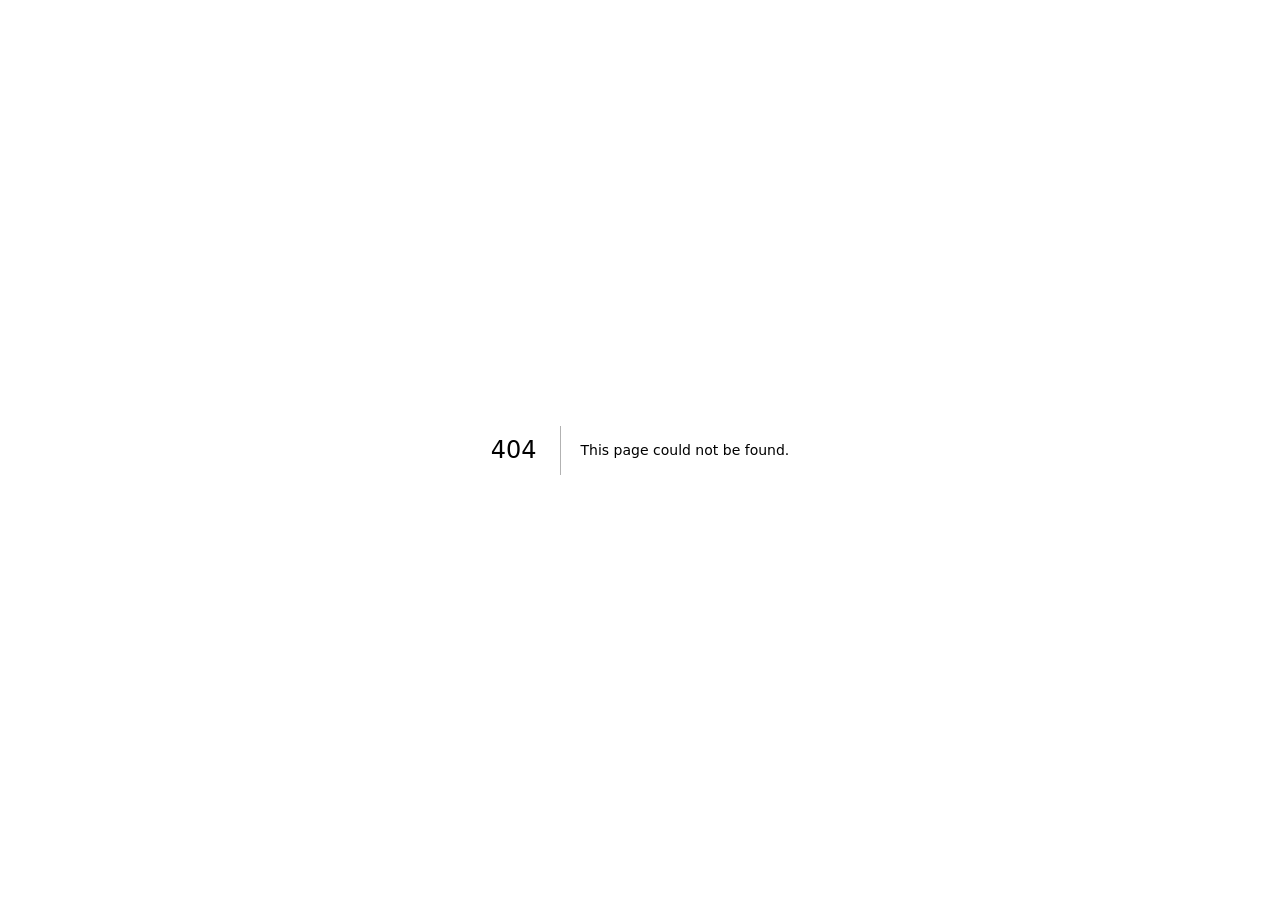
<file: 404/index.html>
<!DOCTYPE html><html lang="en" class="_2GhXXq_variable _viN-q_variable _3MV1lq_variable"><head><meta charSet="utf-8"/><meta name="viewport" content="width=device-width, initial-scale=1"/><link rel="stylesheet" href="/_next/static/chunks/2phgha6i2p8d1.css" data-precedence="next"/><link rel="preload" as="script" fetchPriority="low" href="/_next/static/chunks/12jg43355bbw3.js"/><script src="/_next/static/chunks/1ai8gtzvn4_07.js" async=""></script><script src="/_next/static/chunks/2khxl0v1q4i6n.js" async=""></script><script src="/_next/static/chunks/turbopack-3-ry682tkyiqk.js" async=""></script><script src="/_next/static/chunks/0umf92h1sb77c.js" async=""></script><meta name="robots" content="noindex"/><meta name="theme-color" content="#120f1c"/><title>Santgurlal Singh · Senior Software Engineer</title><meta name="description" content="Senior Software Engineer at District by Zomato. Building and scaling consumer products used by millions: movie ticketing, payments for live events, search and launch-day products."/><link rel="canonical" href="https://santgurlal.github.io/"/><meta property="og:title" content="Santgurlal Singh · Senior Software Engineer"/><meta property="og:description" content="Senior Software Engineer at District by Zomato. Building and scaling consumer products used by millions: movie ticketing, payments for live events, search and launch-day products."/><meta property="og:url" content="https://santgurlal.github.io/"/><meta property="og:site_name" content="Santgurlal Singh"/><meta property="og:locale" content="en_US"/><meta property="og:image" content="https://santgurlal.github.io/og.png"/><meta property="og:image:width" content="1200"/><meta property="og:image:height" content="630"/><meta property="og:image:alt" content="Santgurlal Singh, Senior Software Engineer at District by Zomato"/><meta property="og:type" content="profile"/><meta name="twitter:card" content="summary_large_image"/><meta name="twitter:title" content="Santgurlal Singh · Senior Software Engineer"/><meta name="twitter:description" content="Senior Software Engineer at District by Zomato. Building and scaling consumer products used by millions: movie ticketing, payments for live events, search and launch-day products."/><meta name="twitter:image" content="https://santgurlal.github.io/og.png"/><meta name="twitter:image:alt" content="Santgurlal Singh, Senior Software Engineer at District by Zomato"/><meta name="twitter:image:width" content="1200"/><meta name="twitter:image:height" content="630"/><link rel="icon" href="/wink.png"/><link rel="apple-touch-icon" href="/wink.png"/><meta name="next-size-adjust" content=""/><title>404: This page could not be found.</title><script src="/_next/static/chunks/0cz1d0mv5g_q7.js" noModule=""></script></head><body><div hidden=""><!--$--><!--/$--></div><div style="font-family:system-ui,&quot;Segoe UI&quot;,Roboto,Helvetica,Arial,sans-serif,&quot;Apple Color Emoji&quot;,&quot;Segoe UI Emoji&quot;;height:100vh;text-align:center;display:flex;flex-direction:column;align-items:center;justify-content:center"><div><style>body{color:#000;background:#fff;margin:0}.next-error-h1{border-right:1px solid rgba(0,0,0,.3)}@media (prefers-color-scheme:dark){body{color:#fff;background:#000}.next-error-h1{border-right:1px solid rgba(255,255,255,.3)}}</style><h1 class="next-error-h1" style="display:inline-block;margin:0 20px 0 0;padding:0 23px 0 0;font-size:24px;font-weight:500;vertical-align:top;line-height:49px">404</h1><div style="display:inline-block"><h2 style="font-size:14px;font-weight:400;line-height:49px;margin:0">This page could not be found.</h2></div></div></div><!--$--><!--/$--><script type="application/ld+json">{"@context":"https://schema.org","@type":"Person","name":"Santgurlal Singh","jobTitle":"Senior Software Engineer","worksFor":{"@type":"Organization","name":"District by Zomato"},"url":"https://santgurlal.github.io","sameAs":["https://www.linkedin.com/in/santgurlalsingh","https://github.com/Santgurlal"],"knowsAbout":["React","Next.js","TypeScript","Technical SEO","Web performance","Payments"]}</script><script id="_R_">(globalThis["TURBOPACK"] || (globalThis["TURBOPACK"] = [])).push({"otherChunks":["static/chunks/12jg43355bbw3.js","static/chunks/1ai8gtzvn4_07.js","static/chunks/2khxl0v1q4i6n.js"],"runtimeModuleIds":[94553]});</script><script src="/_next/static/chunks/12jg43355bbw3.js" async=""></script><script>(self.__next_f=self.__next_f||[]).push([0])</script><script>self.__next_f.push([1,"1:\"$Sreact.fragment\"\n2:\"/_next/static/chunks/0umf92h1sb77c.js\"\n3:I[39756,[\"$2\"],\"default\"]\n4:I[37457,[\"$2\"],\"default\"]\n8:I[97367,[\"$2\"],\"OutletBoundary\"]\n9:\"$Sreact.suspense\"\nb:\"ViewportBoundary\"\nc:I[97367,[\"$2\"],\"$b\"]\ne:\"MetadataBoundary\"\nf:I[97367,[\"$2\"],\"$e\"]\n11:I[68027,[\"$2\"],\"default\",1]\n:HL[\"/_next/static/chunks/2phgha6i2p8d1.css\",\"style\"]\n6:X\n7:[[\"children\",{\"s\":\"__PAGE__\",\"h\":512,\"d\":{\"r\":[\"$\",\"$1\",\"c\",{\"children\":[[[\"$\",\"title\",null,{\"children\":\"404: This page could not be found.\"}],[\"$\",\"div\",null,{\"style\":\"$0:t:t:d:r:props:children:1:props:children:props:children:0:props:notFound:0:1:props:style\",\"children\":[\"$\",\"div\",null,{\"children\":[[\"$\",\"style\",null,{\"dangerouslySetInnerHTML\":{\"__html\":\"body{color:#000;background:#fff;margin:0}.next-error-h1{border-right:1px solid rgba(0,0,0,.3)}@media (prefers-color-scheme:dark){body{color:#fff;background:#000}.next-error-h1{border-right:1px solid rgba(255,255,255,.3)}}\"}}],[\"$\",\"h1\",null,{\"className\":\"next-error-h1\",\"style\":\"$0:t:t:d:r:props:children:1:props:children:props:children:0:props:notFound:0:1:props:children:props:children:1:props:style\",\"children\":404}],[\"$\",\"div\",null,{\"style\":\"$0:t:t:d:r:props:children:1:props:children:props:children:0:props:notFound:0:1:props:children:props:children:2:props:style\",\"children\":[\"$\",\"h2\",null,{\"style\":\"$0:t:t:d:r:props:children:1:props:children:props:children:0:props:notFound:0:1:props:children:props:children:2:props:children:props:style\",\"children\":\"This page could not be found.\"}]}]]}]}]],null,[\"$\",\"$L8\",null,{\"children\":[\"$\",\"$9\",null,{\"name\":\"Next.MetadataOutlet\",\"children\":\"$@a\"}]}]]}],\"p\":false,\"v\":null}}]]\n5:[[\"children\",{\"s\":\"/_not-found\",\"h\":512,\"d\":{\"r\":[\"$\",\"$1\",\"c\",{\"children\":[null,[\"$\",\"$L3\",null,{\"parallelRouterKey\":\"children\",\"error\":\"$undefined\",\"errorStyles\":\"$undefined\",\"errorScripts\":\"$undefined\",\"template\":[\"$\",\"$L4\",null,{}],\"templateStyles\":\"$undefined\",\"templateScripts\":\"$undefined\",\"notFound\":\"$undefined\",\"forbidden\":\"$undefined\",\"unauthorized\":\"$undefined\"}]]}],\"p\":false,\"v\":\"$6\"},\"c\":\"$Q7\"}]]\n0:{\"P\":null,\"c\":[\"\",\"_not-found\",\"\"],\"q\":\"\",\"i\":false,\"t\":{\"t\":{\"s\":\"\",\"h\":528,\"d\":{\"r\":[\"$\",\"$1\",\"c\",{\"children\":[[[\"$\",\"link\",\"0\",{\"rel\":\"stylesheet\",\"href\":\"/_next/static/chunks/2phgha6i2p8d1.css\",\"precedence\":\"next\",\"crossOrigin\":\"$undefined\",\"nonce\":\"$undefined\"}],[\"$\",\"script\",\"script-0\",{\"src\":\"/_next/static/chunks/0umf92h1sb77c.js\",\"async\":true,\"nonce\":\"$undefined\"}]],[\"$\",\"html\",null,{\"lang\":\"en\",\"suppressHydrationWarning\":true,\"className\":\"_2GhXXq_variable _viN-q_variable _3MV1lq_variable\",\"children\":[\"$\",\"body\",null,{\"children\":[[\"$\",\"$L3\",null,{\"parallelRouterKey\":\"children\",\"error\":\"$undefined\",\"errorStyles\":\"$undefined\",\"errorScripts\":\"$undefined\",\"template\":[\"$\",\"$L4\",null,{}],\"templateStyles\":\"$undefined\",\"templateScripts\":\"$undefined\",\"notFound\":[[[\"$\",\"title\",null,{\"children\":\"404: This page could not be found.\"}],[\"$\",\"div\",null,{\"style\":{\"fontFamily\":\"system-ui,\\\"Segoe UI\\\",Roboto,Helvetica,Arial,sans-serif,\\\"Apple Color Emoji\\\",\\\"Segoe UI Emoji\\\"\",\"height\":\"100vh\",\"textAlign\":\"center\",\"display\":\"flex\",\"flexDirection\":\"column\",\"alignItems\":\"center\",\"justifyContent\":\"center\"},\"children\":[\"$\",\"div\",null,{\"children\":[[\"$\",\"style\",null,{\"dangerouslySetInnerHTML\":{\"__html\":\"body{color:#000;background:#fff;margin:0}.next-error-h1{border-right:1px solid rgba(0,0,0,.3)}@media (prefers-color-scheme:dark){body{color:#fff;background:#000}.next-error-h1{border-right:1px solid rgba(255,255,255,.3)}}\"}}],[\"$\",\"h1\",null,{\"className\":\"next-error-h1\",\"style\":{\"display\":\"inline-block\",\"margin\":\"0 20px 0 0\",\"padding\":\"0 23px 0 0\",\"fontSize\":24,\"fontWeight\":500,\"verticalAlign\":\"top\",\"lineHeight\":\"49px\"},\"children\":404}],[\"$\",\"div\",null,{\"style\":{\"display\":\"inline-block\"},\"children\":[\"$\",\"h2\",null,{\"style\":{\"fontSize\":14,\"fontWeight\":400,\"lineHeight\":\"49px\",\"margin\":0},\"children\":\"This page could not be found.\"}]}]]}]}]],[]],\"forbidden\":\"$undefined\",\"unauthorized\":\"$undefined\"}],[\"$\",\"script\",null,{\"type\":\"application/ld+json\",\"dangerouslySetInnerHTML\":{\"__html\":\"{\\\"@context\\\":\\\"https://schema.org\\\",\\\"@type\\\":\\\"Person\\\",\\\"name\\\":\\\"Santgurlal Singh\\\",\\\"jobTitle\\\":\\\"Senior Software Engineer\\\",\\\"worksFor\\\":{\\\"@type\\\":\\\"Organization\\\",\\\"name\\\":\\\"District by Zomato\\\"},\\\"url\\\":\\\"https://santgurlal.github.io\\\",\\\"sameAs\\\":[\\\"https://www.linkedin.com/in/santgurlalsingh\\\",\\\"https://github.com/Santgurlal\\\"],\\\"knowsAbout\\\":[\\\"React\\\",\\\"Next.js\\\",\\\"TypeScript\\\",\\\"Technical SEO\\\",\\\"Web performance\\\",\\\"Payments\\\"]}\"}}]]}]}]]}],\"p\":false,\"v\":null},\"c\":\"$Q5\"},\"h\":{\"r\":[\"$\",\"$1\",\"h\",{\"children\":[[\"$\",\"meta\",null,{\"name\":\"robots\",\"content\":\"noindex\"}],[\"$\",\"$Lc\",null,{\"children\":\"$Ld\"}],[\"$\",\"$Lf\",null,{\"children\":[[\"$\",\"div\",null,{\"hidden\":true,\"children\":[\"$\",\"$9\",null,{\"name\":\"Next.Metadata\",\"children\":\"$L10\"}]}],null]}],[\"$\",\"meta\",null,{\"name\":\"next-size-adjust\",\"content\":\"\"}]]}],\"p\":false,\"v\":null}},\"m\":\"$undefined\",\"G\":[\"$11\",[[\"$\",\"link\",\"0\",{\"rel\":\"stylesheet\",\"href\":\"/_next/static/chunks/2phgha6i2p8d1.css\",\"precedence\":\"next\",\"crossOrigin\":\"$undefined\",\"nonce\":\"$undefined\"}]]],\"S\":true,\"r\":\"$undefined\",\"s\":\"$undefined\",\"a\":\"$undefined\",\"l\":\"$undefined\",\"p\":\"$undefined\",\"d\":\"$undefined\",\"b\":\"GSO8nnyqodQK2ByjhO0aE\"}\n6:C\nd:[[\"$\",\"meta\",\"0\",{\"charSet\":\"utf-8\"}],[\"$\",\"meta\",\"1\",{\"name\":\"viewport\",\"content\":\"width=device-width, initial-scale=1\"}],[\"$\",\"meta\",\"2\",{\"name\":\"theme-color\",\"content\":\"#120f1c\"}]]\n12:I[27201,[\"$2\"],\"IconMark\"]\na:null\n10:[[\"$\",\"title\",\"0\",{\"children\":\"Santgurlal Singh · Senior Software Engineer\"}],[\"$\",\"meta\",\"1\",{\"name\":\"description\",\"content\":\"Senior Software Engineer at District by Zomato. Building and scaling consumer products used by millions: movie ticketing, payments for live events, search and launch-day products.\"}],[\"$\",\"link\",\"2\",{\"rel\":\"canonical\",\"href\":\"https://santgurlal.github.io/\"}],[\"$\",\"meta\",\"3\",{\"property\":\"og:title\",\"content\":\"Santgurlal Singh · Senior Software Engineer\"}],[\"$\",\"meta\",\"4\",{\"property\":\"og:description\",\"content\":\"Senior Software Engineer at District by Zomato. Building and scaling consumer products used by millions: movie ticketing, payments for live events, search and launch-day products.\"}],[\"$\",\"meta\",\"5\",{\"property\":\"og:url\",\"content\":\"https://santgurlal.github.io/\"}],[\"$\",\"meta\",\"6\",{\"property\":\"og:site_name\",\"content\":\"Santgurlal Singh\"}],[\"$\",\"meta\",\"7\",{\"property\":\"og:locale\",\"content\":\"en_US\"}],[\"$\",\"meta\",\"8\",{\"property\":\"og:image\",\"content\":\"https://santgurlal.github.io/og.png\"}],[\"$\",\"meta\",\"9\",{\"property\":\"og:image:width\",\"content\":\"1200\"}],[\"$\",\"meta\",\"10\",{\"property\":\"og:image:height\",\"content\":\"630\"}],[\"$\",\"meta\",\"11\",{\"property\":\"og:image:alt\",\"content\":\"Santgurlal Singh, Senior Software Engineer at District by Zomato\"}],[\"$\",\"meta\",\"12\",{\"property\":\"og:type\",\"content\":\"profile\"}],[\"$\",\"meta\",\"13\",{\"name\":\"twitter:card\",\"content\":\"summary_large_image\"}],[\"$\",\"meta\",\"14\",{\"name\":\"twitter:title\",\"content\":\"Santgurlal Singh · Senior Software Engineer\"}],[\"$\",\"meta\",\"15\",{\"name\":\"twitter:description\",\"content\":\"Senior Software Engineer at District by Zomato. Building and scaling consumer products used by millions: movie ticketing, payments for live events, search and launch-day products.\"}],[\"$\",\"meta\",\"16\",{\"name\":\"twitter:image\",\"content\":\"https://santgurlal.github.io/og.png\"}],[\"$\",\"meta\",\"17\",{\"name\":\"twitter:image:alt\",\"content\":\"Santgurlal Singh, Senior Software Engineer at District by Zomato\"}],[\"$\",\"meta\",\"18\",{\"name\":\"twitter:image:width\",\"content\":\"1200\"}],[\"$\",\"meta\",\"19\",{\"name\":\"twitter:image:height\",\"content\":\"630\"}],[\"$\",\"link\",\"20\",{\"rel\":\"icon\",\"href\":\"/wink.png\"}],[\"$\",\"link\",\"21\",{\"rel\":\"apple-touch-icon\",\"href\":\"/wink.png\"}],[\"$\",\"$L12\",\"22\",{}]]\n"])</script></body></html>
</file>
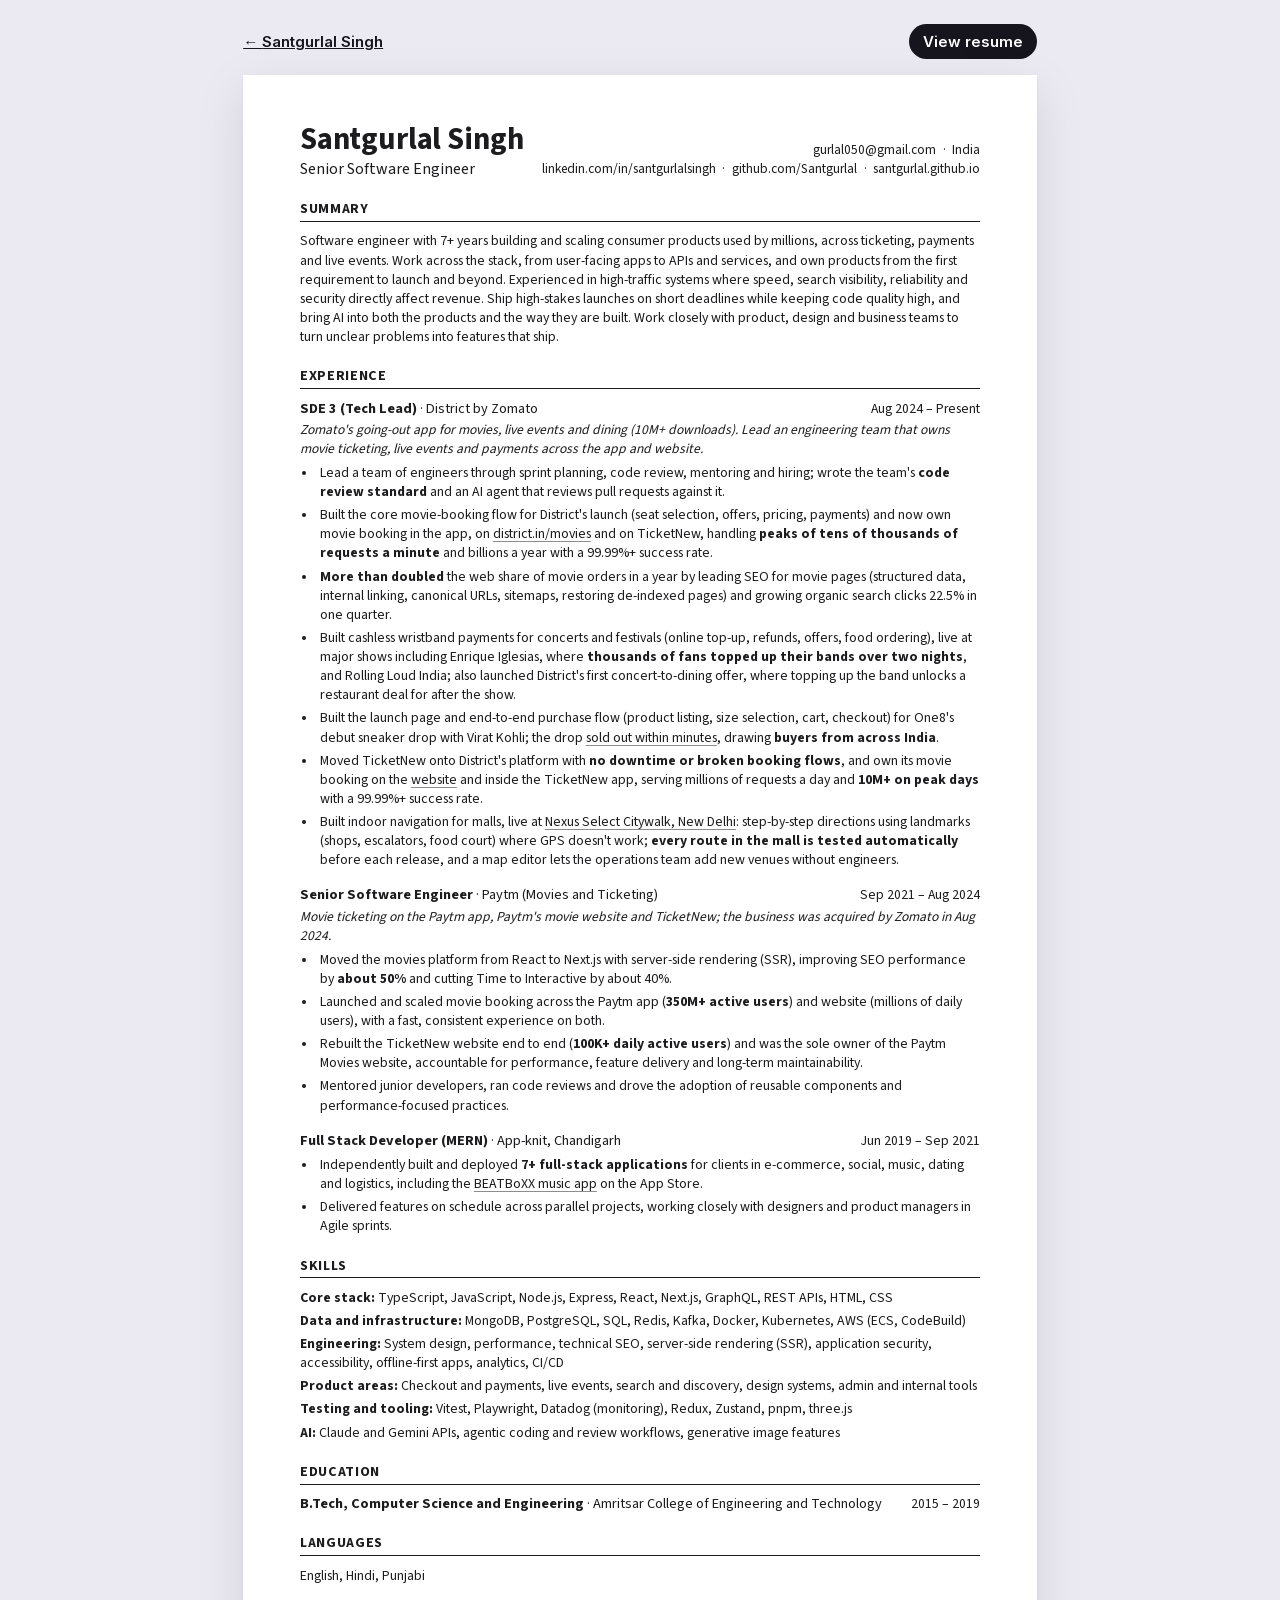
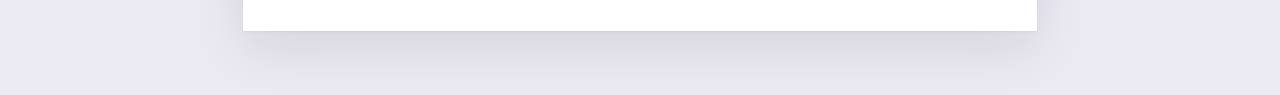
<file: resume/index.html>
<!DOCTYPE html><html lang="en" class="_2GhXXq_variable _viN-q_variable _3MV1lq_variable"><head><meta charSet="utf-8"/><meta name="viewport" content="width=device-width, initial-scale=1"/><link rel="preload" href="/_next/static/media/83afe278b6a6bb3c-s.p.2bn3s6zvc0dyp.woff2" as="font" crossorigin="" type="font/woff2"/><link rel="stylesheet" href="/_next/static/chunks/2phgha6i2p8d1.css" data-precedence="next"/><link rel="stylesheet" href="/_next/static/chunks/11-aj6w071z3n.css" data-precedence="next"/><link rel="preload" as="script" fetchPriority="low" href="/_next/static/chunks/12jg43355bbw3.js"/><script src="/_next/static/chunks/1ai8gtzvn4_07.js" async=""></script><script src="/_next/static/chunks/2khxl0v1q4i6n.js" async=""></script><script src="/_next/static/chunks/turbopack-3-ry682tkyiqk.js" async=""></script><script src="/_next/static/chunks/0umf92h1sb77c.js" async=""></script><meta name="theme-color" content="#120f1c"/><title>Resume · Santgurlal Singh</title><meta name="description" content="Santgurlal Singh, Senior Software Engineer. Resume."/><link rel="canonical" href="https://santgurlal.github.io/resume/"/><meta property="og:title" content="Santgurlal Singh · Senior Software Engineer"/><meta property="og:description" content="Senior Software Engineer at District by Zomato. Building and scaling consumer products used by millions: movie ticketing, payments for live events, search and launch-day products."/><meta property="og:url" content="https://santgurlal.github.io/"/><meta property="og:site_name" content="Santgurlal Singh"/><meta property="og:locale" content="en_US"/><meta property="og:image" content="https://santgurlal.github.io/og.png"/><meta property="og:image:width" content="1200"/><meta property="og:image:height" content="630"/><meta property="og:image:alt" content="Santgurlal Singh, Senior Software Engineer at District by Zomato"/><meta property="og:type" content="profile"/><meta name="twitter:card" content="summary_large_image"/><meta name="twitter:title" content="Santgurlal Singh · Senior Software Engineer"/><meta name="twitter:description" content="Senior Software Engineer at District by Zomato. Building and scaling consumer products used by millions: movie ticketing, payments for live events, search and launch-day products."/><meta name="twitter:image" content="https://santgurlal.github.io/og.png"/><meta name="twitter:image:alt" content="Santgurlal Singh, Senior Software Engineer at District by Zomato"/><meta name="twitter:image:width" content="1200"/><meta name="twitter:image:height" content="630"/><link rel="icon" href="/wink.png"/><link rel="apple-touch-icon" href="/wink.png"/><meta name="next-size-adjust" content=""/><script src="/_next/static/chunks/0cz1d0mv5g_q7.js" noModule=""></script></head><body><div hidden=""><!--$--><!--/$--></div><main class="cv-desk"><nav class="cv-bar" aria-label="Resume actions"><a href="/">← <!-- -->Santgurlal Singh</a><a class="cv-btn" href="https://drive.google.com/file/d/1l42WQWRWY2MnyKmxOB_YXZ5sAAaNomSZ/view?usp=sharing" target="_blank" rel="noopener">View resume</a></nav><article class="cv" data-theme="p"><header><div class="cv-id"><h1>Santgurlal Singh</h1><p class="cv-headline">Senior Software Engineer</p></div><div class="cv-reach"><p class="cv-contact"><span><a href="mailto:gurlal050@gmail.com">gurlal050@gmail.com</a></span><span><span class="cv-sep">·</span>India</span></p><p class="cv-contact"><span><a href="https://linkedin.com/in/santgurlalsingh">linkedin.com/in/santgurlalsingh</a></span><span><span class="cv-sep">·</span><a href="https://github.com/Santgurlal">github.com/Santgurlal</a></span><span><span class="cv-sep">·</span><a href="https://santgurlal.github.io">santgurlal.github.io</a></span></p></div></header><section><h2>Summary</h2><p class="cv-summary">Software engineer with 7+ years building and scaling consumer products used by millions, across ticketing, payments and live events. Work across the stack, from user-facing apps to APIs and services, and own products from the first requirement to launch and beyond. Experienced in high-traffic systems where speed, search visibility, reliability and security directly affect revenue. Ship high-stakes launches on short deadlines while keeping code quality high, and bring AI into both the products and the way they are built. Work closely with product, design and business teams to turn unclear problems into features that ship.</p></section><section><h2>Experience</h2><div class="cv-role"><h3><span class="cv-what"><span class="cv-title">SDE 3 (Tech Lead)</span><span class="cv-org"><span class="cv-dot"> · </span><a class="cv-link" href="https://www.district.in/">District by Zomato</a></span></span><span class="cv-dates">Aug 2024 – Present</span></h3><p class="cv-scope">Zomato&#x27;s going-out app for movies, live events and dining (10M+ downloads). Lead an engineering team that owns movie ticketing, live events and payments across the app and website.</p><ul><li>Lead a team of engineers through sprint planning, code review, mentoring and hiring; wrote the team&#x27;s <strong>code review standard</strong> and an AI agent that reviews pull requests against it.</li><li>Built the core movie-booking flow for District&#x27;s launch (seat selection, offers, pricing, payments) and now own movie booking in the app, on <a class="cv-link" href="https://www.district.in/movies/">district.in/movies</a> and on TicketNew, handling <strong>peaks of tens of thousands of requests a minute</strong> and billions a year with a 99.99%+ success rate.</li><li><strong>More than doubled</strong> the web share of movie orders in a year by leading SEO for movie pages (structured data, internal linking, canonical URLs, sitemaps, restoring de-indexed pages) and growing organic search clicks 22.5% in one quarter.</li><li>Built cashless wristband payments for concerts and festivals (online top-up, refunds, offers, food ordering), live at major shows including Enrique Iglesias, where <strong>thousands of fans topped up their bands over two nights</strong>, and Rolling Loud India; also launched District&#x27;s first concert-to-dining offer, where topping up the band unlocks a restaurant deal for after the show.</li><li>Built the launch page and end-to-end purchase flow (product listing, size selection, cart, checkout) for One8&#x27;s debut sneaker drop with Virat Kohli; the drop <a class="cv-link" href="https://www.passionateinmarketing.com/one8s-debut-shoe-drop-sells-out-in-minutes-on-district-draws-buyers-from-across-india/">sold out within minutes</a>, drawing <strong>buyers from across India</strong>.</li><li>Moved TicketNew onto District&#x27;s platform with <strong>no downtime or broken booking flows</strong>, and own its movie booking on the <a class="cv-link" href="https://ticketnew.com/movies">website</a> and inside the TicketNew app, serving millions of requests a day and <strong>10M+ on peak days</strong> with a 99.99%+ success rate.</li><li>Built indoor navigation for malls, live at <a class="cv-link" href="https://www.district.in/hub/nexus-select-citywalk-saket">Nexus Select Citywalk, New Delhi</a>: step-by-step directions using landmarks (shops, escalators, food court) where GPS doesn&#x27;t work; <strong>every route in the mall is tested automatically</strong> before each release, and a map editor lets the operations team add new venues without engineers.</li></ul></div><div class="cv-role"><h3><span class="cv-what"><span class="cv-title">Senior Software Engineer</span><span class="cv-org"><span class="cv-dot"> · </span>Paytm (Movies and Ticketing)</span></span><span class="cv-dates">Sep 2021 – Aug 2024</span></h3><p class="cv-scope">Movie ticketing on the Paytm app, Paytm&#x27;s movie website and TicketNew; the business was acquired by Zomato in Aug 2024.</p><ul><li>Moved the movies platform from React to Next.js with server-side rendering (SSR), improving SEO performance by <strong>about 50%</strong> and cutting Time to Interactive by about 40%.</li><li>Launched and scaled movie booking across the Paytm app (<strong>350M+ active users</strong>) and website (millions of daily users), with a fast, consistent experience on both.</li><li>Rebuilt the TicketNew website end to end (<strong>100K+ daily active users</strong>) and was the sole owner of the Paytm Movies website, accountable for performance, feature delivery and long-term maintainability.</li><li>Mentored junior developers, ran code reviews and drove the adoption of reusable components and performance-focused practices.</li></ul></div><div class="cv-role"><h3><span class="cv-what"><span class="cv-title">Full Stack Developer (MERN)</span><span class="cv-org"><span class="cv-dot"> · </span>App-knit<!-- -->, Chandigarh</span></span><span class="cv-dates">Jun 2019 – Sep 2021</span></h3><ul><li>Independently built and deployed <strong>7+ full-stack applications</strong> for clients in e-commerce, social, music, dating and logistics, including the <a class="cv-link" href="https://apps.apple.com/us/app/beatboxx/id1473917314">BEATBoXX music app</a> on the App Store.</li><li>Delivered features on schedule across parallel projects, working closely with designers and product managers in Agile sprints.</li></ul></div></section><section><h2>Skills</h2><ul class="cv-skills"><li><strong>Core stack<!-- -->:</strong> <span>TypeScript, JavaScript, Node.js, Express, React, Next.js, GraphQL, REST APIs, HTML, CSS</span></li><li><strong>Data and infrastructure<!-- -->:</strong> <span>MongoDB, PostgreSQL, SQL, Redis, Kafka, Docker, Kubernetes, AWS (ECS, CodeBuild)</span></li><li><strong>Engineering<!-- -->:</strong> <span>System design, performance, technical SEO, server-side rendering (SSR), application security, accessibility, offline-first apps, analytics, CI/CD</span></li><li><strong>Product areas<!-- -->:</strong> <span>Checkout and payments, live events, search and discovery, design systems, admin and internal tools</span></li><li><strong>Testing and tooling<!-- -->:</strong> <span>Vitest, Playwright, Datadog (monitoring), Redux, Zustand, pnpm, three.js</span></li><li><strong>AI<!-- -->:</strong> <span>Claude and Gemini APIs, agentic coding and review workflows, generative image features</span></li></ul></section><section class="cv-edu"><h2>Education</h2><h3><span class="cv-what"><span class="cv-title">B.Tech, Computer Science and Engineering</span><span class="cv-school"><span class="cv-dot"> · </span>Amritsar College of Engineering and Technology</span></span><span class="cv-dates">2015 – 2019</span></h3></section><section><h2>Languages</h2><p>English, Hindi, Punjabi</p></section></article></main><!--$--><!--/$--><script type="application/ld+json">{"@context":"https://schema.org","@type":"Person","name":"Santgurlal Singh","jobTitle":"Senior Software Engineer","worksFor":{"@type":"Organization","name":"District by Zomato"},"url":"https://santgurlal.github.io","sameAs":["https://www.linkedin.com/in/santgurlalsingh","https://github.com/Santgurlal"],"knowsAbout":["React","Next.js","TypeScript","Technical SEO","Web performance","Payments"]}</script><script id="_R_">(globalThis["TURBOPACK"] || (globalThis["TURBOPACK"] = [])).push({"otherChunks":["static/chunks/12jg43355bbw3.js","static/chunks/1ai8gtzvn4_07.js","static/chunks/2khxl0v1q4i6n.js"],"runtimeModuleIds":[94553]});</script><script src="/_next/static/chunks/12jg43355bbw3.js" async=""></script><script>(self.__next_f=self.__next_f||[]).push([0])</script><script>self.__next_f.push([1,"1:\"$Sreact.fragment\"\n2:\"/_next/static/chunks/0umf92h1sb77c.js\"\n3:I[39756,[\"$2\"],\"default\"]\n4:I[37457,[\"$2\"],\"default\"]\ne:\"ViewportBoundary\"\nf:I[97367,[\"$2\"],\"$e\"]\n11:\"MetadataBoundary\"\n12:I[97367,[\"$2\"],\"$11\"]\n13:\"$Sreact.suspense\"\n15:I[68027,[\"$2\"],\"default\",1]\n:HL[\"/_next/static/chunks/2phgha6i2p8d1.css\",\"style\"]\n:HL[\"/_next/static/media/83afe278b6a6bb3c-s.p.2bn3s6zvc0dyp.woff2\",\"font\",{\"crossOrigin\":\"\",\"type\":\"font/woff2\"}]\n:HL[\"/_next/static/chunks/11-aj6w071z3n.css\",\"style\"]\n6:X\n7:[[\"children\",{\"s\":\"__PAGE__\",\"h\":512,\"d\":{\"r\":[\"$\",\"$1\",\"c\",{\"children\":[[\"$\",\"main\",null,{\"className\":\"cv-desk\",\"children\":[[\"$\",\"nav\",null,{\"className\":\"cv-bar\",\"aria-label\":\"Resume actions\",\"children\":[[\"$\",\"a\",null,{\"href\":\"/\",\"children\":[\"← \",\"Santgurlal Singh\"]}],[\"$\",\"a\",null,{\"className\":\"cv-btn\",\"href\":\"https://drive.google.com/file/d/1l42WQWRWY2MnyKmxOB_YXZ5sAAaNomSZ/view?usp=sharing\",\"target\":\"_blank\",\"rel\":\"noopener\",\"children\":\"View resume\"}]]}],[\"$\",\"article\",null,{\"className\":\"cv\",\"data-theme\":\"p\",\"children\":[[\"$\",\"header\",null,{\"children\":[[\"$\",\"div\",null,{\"className\":\"cv-id\",\"children\":[[\"$\",\"h1\",null,{\"children\":\"Santgurlal Singh\"}],[\"$\",\"p\",null,{\"className\":\"cv-headline\",\"children\":\"Senior Software Engineer\"}]]}],[\"$\",\"div\",null,{\"className\":\"cv-reach\",\"children\":[[\"$\",\"p\",\"gurlal050@gmail.com\",{\"className\":\"cv-contact\",\"children\":[[\"$\",\"span\",\"gurlal050@gmail.com\",{\"children\":[false,[\"$\",\"a\",null,{\"href\":\"mailto:gurlal050@gmail.com\",\"children\":\"gurlal050@gmail.com\"}]]}],[\"$\",\"span\",\"India\",{\"children\":[[\"$\",\"span\",null,{\"className\":\"cv-sep\",\"children\":\"·\"}],\"India\"]}]]}],[\"$\",\"p\",\"linkedin.com/in/santgurlalsingh\",{\"className\":\"cv-contact\",\"children\":[[\"$\",\"span\",\"linkedin.com/in/santgurlalsingh\",{\"children\":[false,[\"$\",\"a\",null,{\"href\":\"https://linkedin.com/in/santgurlalsingh\",\"children\":\"linkedin.com/in/santgurlalsingh\"}]]}],[\"$\",\"span\",\"github.com/Santgurlal\",{\"children\":[[\"$\",\"span\",null,{\"className\":\"cv-sep\",\"children\":\"·\"}],[\"$\",\"a\",null,{\"href\":\"https://github.com/Santgurlal\",\"children\":\"github.com/Santgurlal\"}]]}],[\"$\",\"span\",\"santgurlal.github.io\",{\"children\":[[\"$\",\"span\",null,{\"className\":\"cv-sep\",\"children\":\"·\"}],[\"$\",\"a\",null,{\"href\":\"https://santgurlal.github.io\",\"children\":\"santgurlal.github.io\"}]]}]]}]]}]]}],[\"$\",\"section\",null,{\"children\":[[\"$\",\"h2\",null,{\"children\":\"Summary\"}],[\"$\",\"p\",null,{\"className\":\"cv-summary\",\"children\":\"Software engineer with 7+ years building and scaling consumer products used by millions, across ticketing, payments and live events. Work across the stack, from user-facing apps to APIs and services, and own products from the first requirement to launch and beyond. Experienced in high-traffic systems where speed, search visibility, reliability and security directly affect revenue. Ship high-stakes launches on short deadlines while keeping code quality high, and bring AI into both the products and the way they are built. Work closely with product, design and business teams to turn unclear problems into features that ship.\"}]]}],\"$L8\",\"$L9\",\"$La\",\"$Lb\"]}]]}],[\"$Lc\"],\"$Ld\"]}],\"p\":false,\"v\":null}}]]\n5:[[\"children\",{\"s\":\"resume\",\"h\":512,\"d\":{\"r\":[\"$\",\"$1\",\"c\",{\"children\":[null,[\"$\",\"$L3\",null,{\"parallelRouterKey\":\"children\",\"error\":\"$undefined\",\"errorStyles\":\"$undefined\",\"errorScripts\":\"$undefined\",\"template\":[\"$\",\"$L4\",null,{}],\"templateStyles\":\"$undefined\",\"templateScripts\":\"$undefined\",\"notFound\":\"$undefined\",\"forbidden\":\"$undefined\",\"unauthorized\":\"$undefined\"}]]}],\"p\":false,\"v\":\"$6\"},\"c\":\"$Q7\"}]]\n0:{\"P\":null,\"c\":[\"\",\"resume\",\"\"],\"q\":\"\",\"i\":false,\"t\":{\"t\":{\"s\":\"\",\"h\":528,\"d\":{\"r\":[\"$\",\"$1\",\"c\",{\"children\":[[[\"$\",\"link\",\"0\",{\"rel\":\"stylesheet\",\"href\":\"/_next/static/chunks/2phgha6i2p8d1.css\",\"precedence\":\"next\",\"crossOrigin\":\"$undefined\",\"nonce\":\"$undefined\"}],[\"$\",\"script\",\"script-0\",{\"src\":\"/_next/static/chunks/0umf92h1sb77c.js\",\"async\":true,\"nonce\":\"$undefined\"}]],[\"$\",\"html\",null,{\"lang\":\"en\",\"suppressHydrationWarning\":true,\"className\":\"_2GhXXq_variable _viN-q_variable _3MV1lq_variable\",\"children\":[\"$\",\"body\",null,{\"children\":[[\"$\",\"$L3\",null,{\"parallelRouterKey\":\"children\",\"error\":\"$undefined\",\"errorStyles\":\"$undefined\",\"errorScripts\":\"$undefined\",\"template\":[\"$\",\"$L4\",null,{}],\"templateStyles\":\"$undefined\",\"templateScripts\":\"$undefined\",\"notFound\":[[[\"$\",\"title\",null,{\"children\":\"404: This page could not be found.\"}],[\"$\",\"div\",null,{\"style\":{\"fontFamily\":\"system-ui,\\\"Segoe UI\\\",Roboto,Helvetica,Arial,sans-serif,\\\"Apple Color Emoji\\\",\\\"Segoe UI Emoji\\\"\",\"height\":\"100vh\",\"textAlign\":\"center\",\"display\":\"flex\",\"flexDirection\":\"column\",\"alignItems\":\"center\",\"justifyContent\":\"center\"},\"children\":[\"$\",\"div\",null,{\"children\":[[\"$\",\"style\",null,{\"dangerouslySetInnerHTML\":{\"__html\":\"body{color:#000;background:#fff;margin:0}.next-error-h1{border-right:1px solid rgba(0,0,0,.3)}@media (prefers-color-scheme:dark){body{color:#fff;background:#000}.next-error-h1{border-right:1px solid rgba(255,255,255,.3)}}\"}}],[\"$\",\"h1\",null,{\"className\":\"next-error-h1\",\"style\":{\"display\":\"inline-block\",\"margin\":\"0 20px 0 0\",\"padding\":\"0 23px 0 0\",\"fontSize\":24,\"fontWeight\":500,\"verticalAlign\":\"top\",\"lineHeight\":\"49px\"},\"children\":404}],[\"$\",\"div\",null,{\"style\":{\"display\":\"inline-block\"},\"children\":[\"$\",\"h2\",null,{\"style\":{\"fontSize\":14,\"fontWeight\":400,\"lineHeight\":\"49px\",\"margin\":0},\"children\":\"This page could not be found.\"}]}]]}]}]],[]],\"forbidden\":\"$undefined\",\"unauthorized\":\"$undefined\"}],[\"$\",\"script\",null,{\"type\":\"application/ld+json\",\"dangerouslySetInnerHTML\":{\"__html\":\"{\\\"@context\\\":\\\"https://schema.org\\\",\\\"@type\\\":\\\"Person\\\",\\\"name\\\":\\\"Santgurlal Singh\\\",\\\"jobTitle\\\":\\\"Senior Software Engineer\\\",\\\"worksFor\\\":{\\\"@type\\\":\\\"Organization\\\",\\\"name\\\":\\\"District by Zomato\\\"},\\\"url\\\":\\\"https://santgurlal.github.io\\\",\\\"sameAs\\\":[\\\"https://www.linkedin.com/in/santgurlalsingh\\\",\\\"https://github.com/Santgurlal\\\"],\\\"knowsAbout\\\":[\\\"React\\\",\\\"Next.js\\\",\\\"TypeScript\\\",\\\"Technical SEO\\\",\\\"Web performance\\\",\\\"Payments\\\"]}\"}}]]}]}]]}],\"p\":false,\"v\":null},\"c\":\"$Q5\"},\"h\":{\"r\":[\"$\",\"$1\",\"h\",{\"children\":[null,[\"$\",\"$Lf\",null,{\"children\":\"$L10\"}],[\"$\",\"$L12\",null,{\"children\":[[\"$\",\"div\",null,{\"hidden\":true,\"children\":[\"$\",\"$13\",null,{\"name\":\"Next.Metadata\",\"children\":\"$L14\"}]}],null]}],[\"$\",\"meta\",null,{\"name\":\"next-size-adjust\",\"content\":\"\"}]]}],\"p\":false,\"v\":null}},\"m\":\"$undefined\",\"G\":[\"$15\",[[\"$\",\"link\",\"0\",{\"rel\":\"stylesheet\",\"href\":\"/_next/static/chunks/2phgha6i2p8d1.css\",\"precedence\":\"next\",\"crossOrigin\":\"$undefined\",\"nonce\":\"$undefined\"}]]],\"S\":true,\"r\":\"$undefined\",\"s\":\"$undefined\",\"a\":\"$undefined\",\"l\":\"$undefined\",\"p\":\"$undefined\",\"d\":\"$undefined\",\"b\":\"GSO8nnyqodQK2ByjhO0aE\"}\n1b:I[97367,[\"$2\"],\"OutletBoundary\"]\n6:C\n8:[\"$\",\"section\",null,{\"children\":[[\"$\",\"h2\",null,{\"children\":\"Experience\"}],[[\"$\",\"div\",\"District by ZomatoAug 2024 – Present\",{\"className\":\"cv-role\",\"children\":[[\"$\",\"h3\",null,{\"children\":[[\"$\",\"span\",null,{\"className\":\"cv-what\",\"children\":[[\"$\",\"span\",null,{\"className\":\"cv-title\",\"children\":\"SDE 3 (Tech Lead)\"}],[\"$\",\"span\",null,{\"className\":\"cv-org\",\"children\":[[\"$\",\"span\",null,{\"className\":\"cv-dot\",\"children\":\" · \"}],[\"$\",\"a\",null,{\"className\":\"cv-link\",\"href\":\"https://www.district.in/\",\"children\":\"District by Zomato\"}],\"\"]}]]}],[\"$\",\"span\",null,{\"className\":\"cv-dates\",\"children\":\"Aug 2024 – Present\"}]]}],[\"$\",\"p\",null,{\"className\":\"cv-scope\",\"children\":\"Zomato's going-out app for movies, live events and dining (10M+ downloads). Lead an engineering team that owns movie ticketing, live events and payments across the app and website.\"}],[\"$\",\"ul\",null,{\"children\":[[\"$\",\"li\",\"Lead a team of engineers through sprint planning, code review, mentoring and hiring; wrote the team's **code review standard** and an AI agent that reviews pull requests against it.\",{\"children\":[\"Lead a team of engineers through sprint planning, code review, mentoring and hiring; wrote the team's \",[\"$\",\"strong\",\"1\",{\"children\":\"code review standard\"}],\" and an AI agent that reviews pull requests against it.\"]}],[\"$\",\"li\",\"Built the core movie-booking flow for District's launch (seat selection, offers, pricing, payments) and now own movie booking in the app, on [district.in/movies](https://www.district.in/movies/) and on TicketNew, handling **peaks of tens of thousands of requests a minute** and billions a year with a 99.99%+ success rate.\",{\"children\":[\"Built the core movie-booking flow for District's launch (seat selection, offers, pricing, payments) and now own movie booking in the app, on \",[\"$\",\"a\",\"1\",{\"className\":\"cv-link\",\"href\":\"https://www.district.in/movies/\",\"children\":\"district.in/movies\"}],\" and on TicketNew, handling \",[\"$\",\"strong\",\"3\",{\"children\":\"peaks of tens of thousands of requests a minute\"}],\" and billions a year with a 99.99%+ success rate.\"]}],[\"$\",\"li\",\"**More than doubled** the web share of movie orders in a year by leading SEO for movie pages (structured data, internal linking, canonical URLs, sitemaps, restoring de-indexed pages) and growing organic search clicks 22.5% in one quarter.\",{\"children\":[\"\",[\"$\",\"strong\",\"1\",{\"children\":\"More than doubled\"}],\" the web share of movie orders in a year by leading SEO for movie pages (structured data, internal linking, canonical URLs, sitemaps, restoring de-indexed pages) and growing organic search clicks 22.5% in one quarter.\"]}],[\"$\",\"li\",\"Built cashless wristband payments for concerts and festivals (online top-up, refunds, offers, food ordering), live at major shows including Enrique Iglesias, where **thousands of fans topped up their bands over two nights**, and Rolling Loud India; also launched District's first concert-to-dining offer, where topping up the band unlocks a restaurant deal for after the show.\",{\"children\":[\"Built cashless wristband payments for concerts and festivals (online top-up, refunds, offers, food ordering), live at major shows including Enrique Iglesias, where \",[\"$\",\"strong\",\"1\",{\"children\":\"thousands of fans topped up their bands over two nights\"}],\", and Rolling Loud India; also launched District's first concert-to-dining offer, where topping up the band unlocks a restaurant deal for after the show.\"]}],[\"$\",\"li\",\"Built the launch page and end-to-end purchase flow (product listing, size selection, cart, checkout) for One8's debut sneaker drop with Virat Kohli; the drop [sold out within minutes](https://www.passionateinmarketing.com/one8s-debut-shoe-drop-sells-out-in-minutes-on-district-draws-buyers-from-across-india/), drawing **buyers from across India**.\",{\"children\":\"$L16\"}],\"$L17\",\"$L18\"]}]]}],\"$L19\",\"$L1a\"]]}]\n9:[\"$\",\"section\",null,{\"children\":[[\"$\",\"h2\",null,{\"children\":\"Skills\"}],[\"$\",\"ul\",null,{\"className\":\"cv-skills\",\"children\":[[\"$\",\"li\",\"Core stack\",{\"children\":[[\"$\",\"strong\",null,{\"children\":[\"Core stack\",\":\"]}],\" \",[\"$\",\"span\",null,{\"children\":\"TypeScript, JavaScript, Node.js, Express, React, Next.js, GraphQL, REST APIs, HTML, CSS\"}]]}],[\"$\",\"li\",\"Data and infrastructure\",{\"children\":[[\"$\",\"strong\",null,{\"children\":[\"Data and infrastructure\",\":\"]}],\" \",[\"$\",\"span\",null,{\"children\":\"MongoDB, PostgreSQL, SQL, Redis, Kafka, Docker, Kubernetes, AWS (ECS, CodeBuild)\"}]]}],[\"$\",\"li\",\"Engineering\",{\"children\":[[\"$\",\"strong\",null,{\"children\":[\"Engineering\",\":\"]}],\" \",[\"$\",\"span\",null,{\"children\":\"System design, performance, technical SEO, server-side rendering (SSR), application security, accessibility, offline-first apps, analytics, CI/CD\"}]]}],[\"$\",\"li\",\"Product areas\",{\"children\":[[\"$\",\"strong\",null,{\"children\":[\"Product areas\",\":\"]}],\" \",[\"$\",\"span\",null,{\"children\":\"Checkout and payments, live events, search and discovery, design systems, admin and internal tools\"}]]}],[\"$\",\"li\",\"Testing and tooling\",{\"children\":[[\"$\",\"strong\",null,{\"children\":[\"Testing and tooling\",\":\"]}],\" \",[\"$\",\"span\",null,{\"children\":\"Vitest, Playwright, Datadog (monitoring), Redux, Zustand, pnpm, three.js\"}]]}],[\"$\",\"li\",\"AI\",{\"children\":[[\"$\",\"strong\",null,{\"children\":[\"AI\",\":\"]}],\" \",[\"$\",\"span\",null,{\"children\":\"Claude and Gemini APIs, agentic coding and review workflows, generative image features\"}]]}]]}]]}]\na:[\"$\",\"section\",null,{\"className\":\"cv-edu\",\"children\":[[\"$\",\"h2\",null,{\"children\":\"Education\"}],[\"$\",\"h3\",null,{\"children\":[[\"$\",\"span\",null,{\"className\":\"cv-what\",\"children\":[[\"$\",\"span\",null,{\"className\":\"cv-title\",\"children\":\"B.Tech, Computer Science and Engineering\"}],[\"$\",\"span\",null,{\"className\":\"cv-school\",\"children\":[[\"$\",\"span\",null,{\"className\":\"cv-dot\",\"children\":\" · \"}],\"Amritsar College of Engineering and Technology\"]}]]}],[\"$\",\"span\",null,{\"className\":\"cv-dates\",\"children\":\"2015 – 2019\"}]]}]]}]\nb:[\"$\",\"section\",null,{\"children\":[[\"$\",\"h2\",null,{\"children\":\"Languages\"}],[\"$\",\"p\",null,{\"children\":\"English, Hindi, Punjabi\"}]]}]\nc:[\"$\",\"link\",\"0\",{\"rel\":\"stylesheet\",\"href\":\"/_next/static/chunks/11-aj6w071z3n.css\",\"precedence\":\"next\",\"crossOrigin\":\"$undefined\",\"nonce\":\"$undefined\"}]\nd:[\"$\",\"$L1b\",null,{\"children\":[\"$\",\"$13\",null,{\"name\":\"Next.MetadataOutlet\",\"children\":\"$@1c\"}]}]\n16:[\"Built the launch page and end-to-end purchase flow (product listing, size selection, cart, checkout) for One8's debut sneaker drop with Virat Kohli; the drop \",[\"$\",\"a\",\"1\",{\"className\":\"cv-link\",\"href\":\"https://www.passionateinmarketing.com/one8s-debut-shoe-drop-sells-out-in-minutes-on-district-draws-buyers-from-across-india/\",\"children\":\"sold out within minutes\"}],\", drawing \",[\"$\",\"strong\",\"3\",{\"children\":\"buyers from across India\"}],\".\"]\n17:[\"$\",\"li\",\"Moved TicketNew onto District's platform with **no downtime or broken booking flows**, and own its movie booking on the [website](https://ticketnew.com/movies) and inside the TicketNew app, serving millions of requests a day and **10M+ on peak days** with a 99.99%+ success rate.\",{\"children\":[\"Moved TicketNew onto District's platform with \",[\"$\",\"strong\",\"1\",{\"children\":\"no downtime or broken booking flows\"}],\", and own its movie booking on the \",[\"$\",\"a\",\"3\",{\"className\":\"cv-link\",\"href\":\"https://ticketnew.com/movies\",\"children\":\"website\"}],\" and inside the TicketNew app, serving millions of requests a day and \",[\"$\",\"strong\",\"5\",{\"children\":\"10M+ on peak days\"}],\" with a 99.99%+ success rate.\"]}]\n18:[\"$\",\"li\",\"Built indoor navigation for malls, live at [Nexus Select Citywalk, New Delhi](https://www.district.in/hub/nexus-select-citywalk-saket): step-by-step directions using landmarks (shops, escalators, food court) where GPS doesn't work; **every route in the mall is tested automatically** before each release, and a map editor lets the operations team add new venues without engineers.\",{\"children\":[\"Built indoor navigation for malls, live at \",[\"$\",\"a\",\"1\",{\"className\":\"cv-link\",\"href\":\"https://www.district.in/hub/nexus-select-citywalk-saket\",\"children\":\"Nexus Select Citywalk, New Delhi\"}],\": step-by-step directions using landmarks (shops, escalators, food court) where GPS doesn't work; \",[\"$\",\"strong\",\"3\",{\"children\":\"every route in the mall is tested automatically\"}],\" before each release, and a map editor lets the operations team add new venues without engineers.\"]}]\n19:[\"$\",\"div\",\"Paytm (Movies and Ticketing)Sep 2021 – Aug 2024\",{\"className\":\"cv-role\",\"children\":[[\"$\",\"h3\",null,{\"children\":[[\"$\",\"span\",null,{\"className\":\"cv-what\",\"children\":[[\"$\",\"span\",null,{\"className\":\"cv-title\",\"children\":\"Senior Software Engineer\"}],[\"$\",\"span\",null,{\"className\":\"cv-org\",\"children\":[[\"$\",\"span\",null,{\"className\":\"cv-dot\",\"children\":\" · \"}],\"Paytm (Movies and Ticketing)\",\"\"]}]]}],[\"$\",\"span\",null,{\"className\":\"cv-dates\",\"children\":\"Sep 2021 – Aug 2024\"}]]}],[\"$\",\"p\",null,{\"className\":\"cv-scope\",\"children\":\"Movie ticketing on the Paytm app, Paytm's movie website and TicketNew; the business was acquired by Zomato in Aug 2024.\"}],[\"$\",\"ul\",null,{\"children\":[[\"$\",\"li\",\"Moved the movies platform from React to Next.js with server-side rendering (SSR), improving SEO performance by **about 50%** and cutting Time to Interactive by about 40%.\",{\"children\":[\"Moved the movies platform from React to Next.js with server-side rendering (SSR), improving SEO performance by \",[\"$\",\"strong\",\"1\",{\"children\":\"about 50%\"}],\" and cutting Time to Interactive by about 40%.\"]}],[\"$\",\"li\",\"Launched and scaled movie booking across the Paytm app (**350M+ active users**) and website (millions of daily users), with a fast, consistent experience on both.\",{\"children\":[\"Launched and scaled movie booking across the Paytm app (\",[\"$\",\"strong\",\"1\",{\"children\":\"350M+ active users\"}],\") and website (millions of daily users), with a fast, consistent experience on both.\"]}],[\"$\",\"li\",\"Rebuilt the TicketNew website end to end (**100K+ daily active users**) and was the sole owner of the Paytm Movies website, accountable for performance, feature delivery and long-term maintainability.\",{\"children\":[\"Rebuilt the TicketNew website end to end (\",[\"$\",\"strong\",\"1\",{\"children\":\"100K+ daily active users\"}],\") and was the sole owner of the Paytm Movies website, accountable for performance, feature delivery and long-term maintainability.\"]}],[\"$\",\"li\",\"Mentored junior developers, ran code reviews and drove the adoption of reusable components and performance-focused practices.\",{\"children\":[\"Mentored junior developers, ran code reviews and drove the adoption of reusable components and performance-focused practices.\"]}]]}]]}]\n1a:[\"$\",\"div\",\"App-knitJun 2019 – Sep 2021\",{\"className\":\"cv-role\",\"children\":[[\"$\",\"h3\",null,{\"children\":[[\"$\",\"span\",null,{\"className\":\"cv-what\",\"children\":[[\"$\",\"span\",null,{\"className\":\"cv-title\",\"children\":\"Full Stack Developer (MERN)\"}],[\"$\",\"span\",null,{\"className\":\"cv-org\",\"children\":[[\"$\",\"span\",null,{\"className\":\"cv-dot\",\"children\":\" · \"}],\"App-knit\",\", Chandigarh\"]}]]}],[\"$\",\"span\",null,{\"className\":\"cv-dates\",\"children\":\"Jun 2019 – Sep 2021\"}]]}],\"$undefined\",[\"$\",\"ul\",null,{\"children\":[[\"$\",\"li\",\"Independently built and deployed **7+ full-stack applications** for clients in e-commerce, social, music, dating and logistics, including the [BEATBoXX music app](https://apps.apple.com/us/app/beatboxx/id1473917314) on the App Store.\",{\"children\":[\"Independently built and deployed \",[\"$\",\"strong\",\"1\",{\"children\":\"7+ full-stack applications\"}],\" for clients in e-commerce, social, music, dating and logistics, including the \",[\"$\",\"a\",\"3\",{\"className\":\"cv-link\",\"href\":\"https://apps.apple.com/us/app/beatboxx/id1473917314\",\"children\":\"BEATBoXX music app\"}],\" on the App Store.\"]}],[\"$\",\"li\",\"Delivered features on schedule across parallel projects, working closely with designers and product managers in Agile sprints.\",{\"children\":[\"Delivered features on schedule across parallel projects, working closely with designers and product managers in Agile sprints.\"]}]]}]]}]\n10:[[\"$\",\"meta\",\"0\",{\"charSet\":\"utf-8\"}],[\"$\",\"meta\",\"1\",{\"name\":\"viewport\",\"content\":\"width=device-width, initial-scale=1\"}],[\"$\",\"meta\",\"2\",{\"name\":\"theme-color\",\"content\":\"#120f1c\"}]]\n1d:I[27201,[\"$2\"],\"IconMark\"]\n14:[[\"$\",\"title\",\"0\",{\"children\":\"Resume · Santgurlal Singh\"}],[\"$\",\"meta\",\"1\",{\"name\":\"description\",\"content\":\"Santgurlal Singh, Senior Software Engineer. Resume.\"}],[\"$\",\"link\",\"2\",{\"rel\":\"canonical\",\"href\":\"https://santgurlal.github.io/resume/\"}],[\"$\",\"meta\",\"3\",{\"property\":\"og:title\",\"content\":\"Santgurlal Singh · Senior Software Engineer\"}],[\"$\",\"meta\",\"4\",{\"property\":\"og:description\",\"content\":\"Senior Software Engineer at District by Zomato. Building and scaling consumer products used by millions: movie ticketing, payments for live events, search and launch-day products.\"}],[\"$\",\"meta\",\"5\",{\"property\":\"og:url\",\"content\":\"https://santgurlal.github.io/\"}],[\"$\",\"meta\",\"6\",{\"property\":\"og:site_name\",\"content\":\"Santgurlal Singh\"}],[\"$\",\"meta\",\"7\",{\"property\":\"og:locale\",\"content\":\"en_US\"}],[\"$\",\"meta\",\"8\",{\"property\":\"og:image\",\"content\":\"https://santgurlal.github.io/og.png\"}],[\"$\",\"meta\",\"9\",{\"property\":\"og:image:width\",\"content\":\"1200\"}],[\"$\",\"meta\",\"10\",{\"property\":\"og:image:height\",\"content\":\"630\"}],[\"$\",\"meta\",\"11\",{\"property\":\"og:image:alt\",\"content\":\"Santgurlal Singh, Senior Software Engineer at District by Zomato\"}],[\"$\",\"meta\",\"12\",{\"property\":\"og:type\",\"content\":\"profile\"}],[\"$\",\"meta\",\"13\",{\"name\":\"twitter:card\",\"content\":\"summary_large_image\"}],[\"$\",\"meta\",\"14\",{\"name\":\"twitter:title\",\"content\":\"Santgurlal Singh · Senior Software Engineer\"}],[\"$\",\"meta\",\"15\",{\"name\":\"twitter:description\",\"content\":\"Senior Software Engineer at District by Zomato. Building and scaling consumer products used by millions: movie ticketing, payments for live events, search and launch-day products.\"}],[\"$\",\"meta\",\"16\",{\"name\":\"twitter:image\",\"content\":\"https://santgurlal.github.io/og.png\"}],[\"$\",\"meta\",\"17\",{\"name\":\"twitter:image:alt\",\"content\":\"Santgurlal Singh, Senior Software Engineer at District by Zomato\"}],[\"$\",\"meta\",\"18\",{\"name\":\"twitter:image:width\",\"content\":\"1200\"}],[\"$\",\"meta\",\"19\",{\"name\":\"twitter:image:height\",\"content\":\"630\"}],[\"$\",\"link\",\"20\",{\"rel\":\"icon\",\"href\":\"/wink.png\"}],[\"$\",\"link\",\"21\",{\"rel\":\"apple-touch-icon\",\"href\":\"/wink.png\"}],[\"$\",\"$L1d\",\"22\",{}]]\n1c:null\n"])</script></body></html>
</file>
<file: _next/static/chunks/2phgha6i2p8d1.css>
@font-face{font-family:Inter;font-style:normal;font-weight:100 900;font-display:swap;src:url(../media/2c55a0e60120577a-s.0-dom-5bn10r2.woff2)format("woff2");unicode-range:U+460-52F,U+1C80-1C8A,U+20B4,U+2DE0-2DFF,U+A640-A69F,U+FE2E-FE2F}@font-face{font-family:Inter;font-style:normal;font-weight:100 900;font-display:swap;src:url(../media/9c72aa0f40e4eef8-s.1y4-pdgsjb-pw.woff2)format("woff2");unicode-range:U+301,U+400-45F,U+490-491,U+4B0-4B1,U+2116}@font-face{font-family:Inter;font-style:normal;font-weight:100 900;font-display:swap;src:url(../media/ad66f9afd8947f86-s.3lvt2whj97whp.woff2)format("woff2");unicode-range:U+1F??}@font-face{font-family:Inter;font-style:normal;font-weight:100 900;font-display:swap;src:url(../media/5476f68d60460930-s.2uwcyprjm3xu3.woff2)format("woff2");unicode-range:U+370-377,U+37A-37F,U+384-38A,U+38C,U+38E-3A1,U+3A3-3FF}@font-face{font-family:Inter;font-style:normal;font-weight:100 900;font-display:swap;src:url(../media/2bbe8d2671613f1f-s.0k62hbripvv8p.woff2)format("woff2");unicode-range:U+102-103,U+110-111,U+128-129,U+168-169,U+1A0-1A1,U+1AF-1B0,U+300-301,U+303-304,U+308-309,U+323,U+329,U+1EA0-1EF9,U+20AB}@font-face{font-family:Inter;font-style:normal;font-weight:100 900;font-display:swap;src:url(../media/1bffadaabf893a1e-s.3-6t-g6q0vh0a.woff2)format("woff2");unicode-range:U+100-2BA,U+2BD-2C5,U+2C7-2CC,U+2CE-2D7,U+2DD-2FF,U+304,U+308,U+329,U+1D00-1DBF,U+1E00-1E9F,U+1EF2-1EFF,U+2020,U+20A0-20AB,U+20AD-20C4,U+2113,U+2C60-2C7F,U+A720-A7FF}@font-face{font-family:Inter;font-style:normal;font-weight:100 900;font-display:swap;src:url(../media/83afe278b6a6bb3c-s.p.2bn3s6zvc0dyp.woff2)format("woff2");unicode-range:U+??,U+131,U+152-153,U+2BB-2BC,U+2C6,U+2DA,U+2DC,U+304,U+308,U+329,U+2000-206F,U+20AC,U+2122,U+2191,U+2193,U+2212,U+2215,U+FEFF,U+FFFD}@font-face{font-family:Inter Fallback;src:local(Arial);ascent-override:90.44%;descent-override:22.52%;line-gap-override:0.0%;size-adjust:107.12%}._2GhXXq_className{font-family:Inter,Inter Fallback;font-style:normal}._2GhXXq_variable{--font-body:"Inter", "Inter Fallback"}
@font-face{font-family:Anton;font-style:normal;font-weight:400;font-display:swap;src:url(../media/0e7b7e0b829e3eb9-s.2j75_l12byk_u.woff2)format("woff2");unicode-range:U+102-103,U+110-111,U+128-129,U+168-169,U+1A0-1A1,U+1AF-1B0,U+300-301,U+303-304,U+308-309,U+323,U+329,U+1EA0-1EF9,U+20AB}@font-face{font-family:Anton;font-style:normal;font-weight:400;font-display:swap;src:url(../media/daf789e4474d0d90-s.07wt1b-68kohk.woff2)format("woff2");unicode-range:U+100-2BA,U+2BD-2C5,U+2C7-2CC,U+2CE-2D7,U+2DD-2FF,U+304,U+308,U+329,U+1D00-1DBF,U+1E00-1E9F,U+1EF2-1EFF,U+2020,U+20A0-20AB,U+20AD-20C4,U+2113,U+2C60-2C7F,U+A720-A7FF}@font-face{font-family:Anton;font-style:normal;font-weight:400;font-display:swap;src:url(../media/9e9f04e3c37952ab-s.0pan85mumqyf3.woff2)format("woff2");unicode-range:U+??,U+131,U+152-153,U+2BB-2BC,U+2C6,U+2DA,U+2DC,U+304,U+308,U+329,U+2000-206F,U+20AC,U+2122,U+2191,U+2193,U+2212,U+2215,U+FEFF,U+FFFD}@font-face{font-family:Anton Fallback;src:local(Arial);ascent-override:129.7%;descent-override:36.29%;line-gap-override:0.0%;size-adjust:90.69%}._viN-q_className{font-family:Anton,Anton Fallback;font-style:normal;font-weight:400}._viN-q_variable{--font-title:"Anton", "Anton Fallback"}
@font-face{font-family:"Source Sans 3";font-style:normal;font-weight:400;font-display:swap;src:url(../media/da8a9dd0d68e512b-s.3tc7otjauzr1s.woff2)format("woff2");unicode-range:U+460-52F,U+1C80-1C8A,U+20B4,U+2DE0-2DFF,U+A640-A69F,U+FE2E-FE2F}@font-face{font-family:"Source Sans 3";font-style:normal;font-weight:400;font-display:swap;src:url(../media/94b4a5dc1fe84361-s.3wm_n5jv1to7s.woff2)format("woff2");unicode-range:U+301,U+400-45F,U+490-491,U+4B0-4B1,U+2116}@font-face{font-family:"Source Sans 3";font-style:normal;font-weight:400;font-display:swap;src:url(../media/ff5be760267bb4bc-s.16ho2af8siaoz.woff2)format("woff2");unicode-range:U+1F??}@font-face{font-family:"Source Sans 3";font-style:normal;font-weight:400;font-display:swap;src:url(../media/99596c30eb072d3c-s.18qy1692brv69.woff2)format("woff2");unicode-range:U+370-377,U+37A-37F,U+384-38A,U+38C,U+38E-3A1,U+3A3-3FF}@font-face{font-family:"Source Sans 3";font-style:normal;font-weight:400;font-display:swap;src:url(../media/e5864b32625b6bc3-s.19qxib7n2l0kn.woff2)format("woff2");unicode-range:U+102-103,U+110-111,U+128-129,U+168-169,U+1A0-1A1,U+1AF-1B0,U+300-301,U+303-304,U+308-309,U+323,U+329,U+1EA0-1EF9,U+20AB}@font-face{font-family:"Source Sans 3";font-style:normal;font-weight:400;font-display:swap;src:url(../media/e285ad1a914469f0-s.15241mr5-1s6i.woff2)format("woff2");unicode-range:U+100-2BA,U+2BD-2C5,U+2C7-2CC,U+2CE-2D7,U+2DD-2FF,U+304,U+308,U+329,U+1D00-1DBF,U+1E00-1E9F,U+1EF2-1EFF,U+2020,U+20A0-20AB,U+20AD-20C4,U+2113,U+2C60-2C7F,U+A720-A7FF}@font-face{font-family:"Source Sans 3";font-style:normal;font-weight:400;font-display:swap;src:url(../media/47df9ba1c7236d3b-s.2adce56gso3ku.woff2)format("woff2");unicode-range:U+??,U+131,U+152-153,U+2BB-2BC,U+2C6,U+2DA,U+2DC,U+304,U+308,U+329,U+2000-206F,U+20AC,U+2122,U+2191,U+2193,U+2212,U+2215,U+FEFF,U+FFFD}@font-face{font-family:"Source Sans 3";font-style:normal;font-weight:600;font-display:swap;src:url(../media/da8a9dd0d68e512b-s.3tc7otjauzr1s.woff2)format("woff2");unicode-range:U+460-52F,U+1C80-1C8A,U+20B4,U+2DE0-2DFF,U+A640-A69F,U+FE2E-FE2F}@font-face{font-family:"Source Sans 3";font-style:normal;font-weight:600;font-display:swap;src:url(../media/94b4a5dc1fe84361-s.3wm_n5jv1to7s.woff2)format("woff2");unicode-range:U+301,U+400-45F,U+490-491,U+4B0-4B1,U+2116}@font-face{font-family:"Source Sans 3";font-style:normal;font-weight:600;font-display:swap;src:url(../media/ff5be760267bb4bc-s.16ho2af8siaoz.woff2)format("woff2");unicode-range:U+1F??}@font-face{font-family:"Source Sans 3";font-style:normal;font-weight:600;font-display:swap;src:url(../media/99596c30eb072d3c-s.18qy1692brv69.woff2)format("woff2");unicode-range:U+370-377,U+37A-37F,U+384-38A,U+38C,U+38E-3A1,U+3A3-3FF}@font-face{font-family:"Source Sans 3";font-style:normal;font-weight:600;font-display:swap;src:url(../media/e5864b32625b6bc3-s.19qxib7n2l0kn.woff2)format("woff2");unicode-range:U+102-103,U+110-111,U+128-129,U+168-169,U+1A0-1A1,U+1AF-1B0,U+300-301,U+303-304,U+308-309,U+323,U+329,U+1EA0-1EF9,U+20AB}@font-face{font-family:"Source Sans 3";font-style:normal;font-weight:600;font-display:swap;src:url(../media/e285ad1a914469f0-s.15241mr5-1s6i.woff2)format("woff2");unicode-range:U+100-2BA,U+2BD-2C5,U+2C7-2CC,U+2CE-2D7,U+2DD-2FF,U+304,U+308,U+329,U+1D00-1DBF,U+1E00-1E9F,U+1EF2-1EFF,U+2020,U+20A0-20AB,U+20AD-20C4,U+2113,U+2C60-2C7F,U+A720-A7FF}@font-face{font-family:"Source Sans 3";font-style:normal;font-weight:600;font-display:swap;src:url(../media/47df9ba1c7236d3b-s.2adce56gso3ku.woff2)format("woff2");unicode-range:U+??,U+131,U+152-153,U+2BB-2BC,U+2C6,U+2DA,U+2DC,U+304,U+308,U+329,U+2000-206F,U+20AC,U+2122,U+2191,U+2193,U+2212,U+2215,U+FEFF,U+FFFD}@font-face{font-family:"Source Sans 3";font-style:normal;font-weight:700;font-display:swap;src:url(../media/da8a9dd0d68e512b-s.3tc7otjauzr1s.woff2)format("woff2");unicode-range:U+460-52F,U+1C80-1C8A,U+20B4,U+2DE0-2DFF,U+A640-A69F,U+FE2E-FE2F}@font-face{font-family:"Source Sans 3";font-style:normal;font-weight:700;font-display:swap;src:url(../media/94b4a5dc1fe84361-s.3wm_n5jv1to7s.woff2)format("woff2");unicode-range:U+301,U+400-45F,U+490-491,U+4B0-4B1,U+2116}@font-face{font-family:"Source Sans 3";font-style:normal;font-weight:700;font-display:swap;src:url(../media/ff5be760267bb4bc-s.16ho2af8siaoz.woff2)format("woff2");unicode-range:U+1F??}@font-face{font-family:"Source Sans 3";font-style:normal;font-weight:700;font-display:swap;src:url(../media/99596c30eb072d3c-s.18qy1692brv69.woff2)format("woff2");unicode-range:U+370-377,U+37A-37F,U+384-38A,U+38C,U+38E-3A1,U+3A3-3FF}@font-face{font-family:"Source Sans 3";font-style:normal;font-weight:700;font-display:swap;src:url(../media/e5864b32625b6bc3-s.19qxib7n2l0kn.woff2)format("woff2");unicode-range:U+102-103,U+110-111,U+128-129,U+168-169,U+1A0-1A1,U+1AF-1B0,U+300-301,U+303-304,U+308-309,U+323,U+329,U+1EA0-1EF9,U+20AB}@font-face{font-family:"Source Sans 3";font-style:normal;font-weight:700;font-display:swap;src:url(../media/e285ad1a914469f0-s.15241mr5-1s6i.woff2)format("woff2");unicode-range:U+100-2BA,U+2BD-2C5,U+2C7-2CC,U+2CE-2D7,U+2DD-2FF,U+304,U+308,U+329,U+1D00-1DBF,U+1E00-1E9F,U+1EF2-1EFF,U+2020,U+20A0-20AB,U+20AD-20C4,U+2113,U+2C60-2C7F,U+A720-A7FF}@font-face{font-family:"Source Sans 3";font-style:normal;font-weight:700;font-display:swap;src:url(../media/47df9ba1c7236d3b-s.2adce56gso3ku.woff2)format("woff2");unicode-range:U+??,U+131,U+152-153,U+2BB-2BC,U+2C6,U+2DA,U+2DC,U+304,U+308,U+329,U+2000-206F,U+20AC,U+2122,U+2191,U+2193,U+2212,U+2215,U+FEFF,U+FFFD}@font-face{font-family:"Source Sans 3 Fallback";src:local(Arial);ascent-override:109.21%;descent-override:42.66%;line-gap-override:0.0%;size-adjust:93.76%}._3MV1lq_className{font-family:"Source Sans 3","Source Sans 3 Fallback";font-style:normal}._3MV1lq_variable{--font-resume:"Source Sans 3", "Source Sans 3 Fallback"}
:root{--ink:#15121c;--paper:#fff8ea;--yellow:#ffd76a;--magenta:#e2457a;--cyan:#2fa8e0;--sky:#24305e;--text:#221d2b;--font-comic:var(--font-title), "Anton", Impact, sans-serif;--font-marker:var(--font-title), "Anton", Impact, sans-serif;--shadow-hard:4px 4px 0 var(--ink);--border-ink:3px solid var(--ink);--ease-slam:cubic-bezier(.2, 1.5, .4, 1);--gutter:max(16px, env(safe-area-inset-left,0px));--title:var(--font-title), "Anton", Impact, "Arial Narrow Bold", sans-serif;--sfx:var(--title);--hand:var(--title);--sans:var(--font-body), system-ui, sans-serif;--dots:radial-gradient(circle at center, #15121c1f 0 1.1px, transparent 1.5px);--lightningcss-light:initial;--lightningcss-dark: ;color-scheme:light}*{box-sizing:border-box}html{scroll-behavior:smooth;scroll-padding-top:84px}body{background:var(--ink);color:var(--text);font:16px/1.6 var(--sans);-webkit-font-smoothing:antialiased;margin:0}img{max-width:100%}a{color:inherit}:focus-visible{outline:3px solid var(--magenta);outline-offset:3px}@media (prefers-reduced-motion:reduce){html{scroll-behavior:auto}}.skip{position:absolute;left:-9999px}.skip:focus{z-index:60;background:var(--yellow);border:3px solid var(--ink);padding:8px 12px;top:12px;left:16px}.sv{overflow-x:clip}main,.foot,.nav{z-index:1;position:relative}.caption{background:var(--yellow);color:var(--ink);border:3px solid var(--ink);box-shadow:4px 4px 0 var(--ink);font:800 13px/1.25 var(--sans);letter-spacing:.07em;text-transform:uppercase;margin:0;padding:6px 12px 5px;display:inline-block}.nav{z-index:40;padding:calc(14px + env(safe-area-inset-top,0px)) var(--gutter) 0;pointer-events:none;justify-content:space-between;align-items:flex-start;gap:12px;display:flex;position:fixed;inset:0 0 auto}.nav>*{pointer-events:auto}.masthead{border:3px solid var(--ink);box-shadow:4px 4px 0 var(--ink);align-items:stretch;text-decoration:none;display:flex;rotate:-1.5deg}.masthead b{background:var(--ink);color:var(--yellow);font:400 22px/1 var(--title);letter-spacing:.04em;text-transform:uppercase;padding:7px 10px 6px}.masthead span{background:var(--magenta);color:#fff;font:400 17px/1 var(--sfx);letter-spacing:.06em;border-left:3px solid var(--ink);place-items:center;padding:0 9px;display:grid}.masthead .mh-year{background:var(--paper);color:var(--ink)}.nav nav{gap:8px;display:flex}.nav nav a{font:400 18px/1 var(--sfx);letter-spacing:.06em;color:var(--ink);background:var(--paper);border:3px solid var(--ink);box-shadow:3px 3px 0 var(--ink);clip-path:polygon(0 4%,12% 0,30% 5%,52% 0,74% 4%,100% 0,100% 100%,0 100%);padding:7px 12px 5px;text-decoration:none;transition:transform .12s steps(2,end);rotate:1.5deg}.nav nav a:nth-child(2){background:var(--cyan);rotate:-1.5deg}.nav nav a:nth-child(3){background:var(--yellow);rotate:2deg}.nav nav a:hover{transform:translateY(-3px)rotate(-2deg)}.cover{min-height:100svh;padding:108px var(--gutter) clamp(48px, 9vh, 96px);align-items:end;max-width:1440px;margin:0 auto;display:grid;position:relative}@media (min-width:900px){.cover{padding-left:max(var(--gutter), 4.5vw)}}.cover:before{content:"";background-image:var(--dots);pointer-events:none;background-size:10px 10px;position:absolute;inset:30% 30% 0 0;-webkit-mask-image:radial-gradient(90% 90% at 0 100%,#000 0%,#0000 70%);mask-image:radial-gradient(90% 90% at 0 100%,#000 0%,#0000 70%)}.lockup{justify-items:start;gap:14px;max-width:660px;display:grid;position:relative}.kicker{font:400 clamp(17px, 1.5vw, 21px)/1.2 var(--hand);letter-spacing:.06em;text-transform:uppercase;color:#fff;text-shadow:2px 2px 0 var(--ink), -1px -1px 0 var(--ink), 1px -1px 0 var(--ink), -1px 1px 0 var(--ink);margin:0 0 clamp(4px,1.4vw,18px);rotate:-2deg}.name{--mx:0;--my:0;--sy:0;font:400 clamp(60px, 19.5vw, 152px) / .86 var(--title);text-transform:uppercase;letter-spacing:.005em;color:var(--paper);transform-origin:0 100%;margin:0;rotate:-2.5deg}.cover[style] .name{--mx:inherit}.name-row{white-space:nowrap;display:block}.name-row+.name-row{color:var(--yellow);margin-left:.5em}.ch{isolation:isolate;-webkit-text-stroke:.045em var(--ink);paint-order:stroke fill;text-shadow:.05em .055em 0 var(--ink);display:inline-block;position:relative}.ch:before,.ch:after{content:attr(data-c);z-index:-1;-webkit-text-stroke:0;text-shadow:none;mix-blend-mode:multiply;pointer-events:none;position:absolute;inset:0}.ch:before{color:var(--cyan);transform:translate(calc(-.06em + var(--mx,0) * -5px - var(--sy,0) * .12em), calc(-.02em + var(--my,0) * -3px))}.ch:after{color:var(--magenta);transform:translate(calc(.1em + var(--mx,0) * 5px + var(--sy,0) * .12em), calc(.07em + var(--my,0) * 3px + var(--sy,0) * .05em))}.title-cap{margin-top:6px;padding:8px 14px 7px;font-size:clamp(14px,1.25vw,17px);rotate:-1.5deg}.title-cap strong{font-weight:900}.says{align-items:flex-end;gap:18px;max-width:560px;display:flex}.face{object-fit:cover;border:3px solid var(--ink);width:84px;height:84px;box-shadow:4px 4px 0 var(--magenta), 4px 4px 0 3px var(--ink);filter:contrast(1.08)saturate(1.15);border-radius:14px;flex:none;rotate:-5deg}.bubble{color:var(--ink);border:3px solid var(--ink);font:600 clamp(16px, 1.25vw, 17.5px)/1.45 var(--sans);box-shadow:5px 5px 0 var(--ink);background:#fff;border-radius:26px;margin:0;padding:13px 18px;position:relative}.bubble:before,.bubble:after{content:"";border-style:solid;border-width:9px 20px 9px 0;border-color:transparent var(--ink) transparent transparent;position:absolute;bottom:16px;left:-19px}.bubble:after{border-width:6px 14px 6px 0;border-color:#0000 #fff #0000 #0000;bottom:19px;left:-13px}.cover .ctas{margin-top:6px}.ctas{flex-wrap:wrap;gap:12px;display:flex}.scroll-cue{right:var(--gutter);font:400 19px/1 var(--hand);letter-spacing:.08em;text-transform:uppercase;color:#fff;text-shadow:2px 2px 0 var(--ink), -1px -1px 0 var(--ink), 1px -1px 0 var(--ink), -1px 1px 0 var(--ink);justify-items:center;text-decoration:none;display:grid;position:absolute;bottom:clamp(40px,8vh,88px);rotate:6deg}.scroll-cue span{font-size:32px}.tear{pointer-events:none;height:clamp(120px,14vw,170px);margin:0 0 clamp(8px,2vw,24px);position:relative;overflow:clip}.tear-plate,.tear-band{height:clamp(52px,5.4vw,72px);margin-top:calc(clamp(52px,5.4vw,72px)/-2);position:absolute;top:50%;left:-8%;right:-8%;rotate:-3deg}.flip .tear-plate,.flip .tear-band{rotate:2.5deg}.tear-plate{clip-path:polygon(0 18%,6% 0,13% 22%,21% 4%,30% 26%,38% 2%,47% 20%,55% 0,64% 24%,72% 6%,81% 22%,90% 0,100% 16%,100% 86%,93% 100%,84% 78%,75% 96%,66% 76%,57% 100%,48% 80%,40% 98%,31% 74%,22% 96%,13% 78%,5% 100%,0 82%)}.tear-plate.c{background:var(--cyan);transform:translate(-14px,-12px)scaleY(1.25)}.tear-plate.m{background:var(--magenta);transform:translate(16px,11px)scaleY(1.2)}.tear-band{background:var(--ink);border-block:3px solid var(--paper);align-items:center;display:flex;overflow:hidden}.ticker{width:max-content;display:flex}.ticker span{white-space:nowrap;font:400 clamp(24px, 2.6vw, 36px)/1 var(--title);letter-spacing:.06em;text-transform:uppercase;color:var(--paper);flex:none;padding-right:.4em}#contact{content-visibility:auto;contain-intrinsic-size:auto 1400px}.foot{background:var(--ink);color:#d9d4e6;text-align:center;padding:22px var(--gutter) calc(22px + env(safe-area-inset-bottom,0px));border-top:3px solid var(--paper);font-size:14px}.foot p{max-width:70ch;margin:0 auto}@media (max-width:640px){.nav{padding-top:calc(10px + env(safe-area-inset-top,0px));gap:8px}.masthead b{padding:6px 7px 5px;font-size:17px}.masthead span{padding:0 6px;font-size:14px;display:none}.nav nav a[href=\#skills]{display:none}.ch:before{transform:translate(calc(-.035em - var(--sy,0) * .08em), -.015em)}.ch:after{transform:translate(calc(.06em + var(--sy,0) * .08em), calc(.045em + var(--sy,0) * .04em))}.nav nav{gap:5px}.nav nav a{border-width:2.5px;padding:6px 7px 4px;font-size:15px}.cover{align-items:end;padding-top:92px;padding-bottom:36px}.lockup{gap:12px}.name{font-size:min(19.5vw,96px)}.says{gap:14px}.face{border-radius:11px;width:60px;height:60px}.bubble{border-radius:20px;padding:11px 14px;font-size:15.5px}.scroll-cue{display:none}}@media (prefers-reduced-motion:no-preference){.ch{animation:letter-slam .42s calc(.12s + var(--i) * 50ms) steps(1, end) backwards}.ch:before{animation:.5s step-end infinite boil-c}.ch:after{animation:.5s step-end 80ms infinite boil-m}[data-hero][data-off="1"] .ch:before,[data-hero][data-off="1"] .ch:after{animation-play-state:paused}.kicker{animation:.4s step-end 50ms backwards drop}.title-cap{animation:.4s step-end .95s backwards drop}.face{animation:.45s step-end 1.1s backwards pop-step}.bubble{transform-origin:0 100%;animation:.5s cubic-bezier(.2,1.5,.4,1) 1.2s backwards bubble-in}.cover .ctas>*{animation:pop-step .4s calc(1.4s + var(--n,0) * 80ms) steps(1, end) backwards}.cover .ctas>:nth-child(2){--n:1}.cover .ctas>:nth-child(3){--n:2}.cover .ctas>:nth-child(4){--n:3}.scroll-cue span{animation:.66s step-end infinite nudge;display:inline-block}.masthead,.nav nav a{animation:.4s step-end .6s backwards pop-step}.nav nav a:nth-child(2){animation-delay:.68s}.nav nav a:nth-child(3){animation-delay:.76s}.ticker{animation:38s linear infinite ticker}.flip .ticker{animation-direction:reverse}[data-pop].arm:not(.in){opacity:0}.tear.in .tear-band{animation:.42s steps(5,end) both wipe-x}.tear.in .tear-plate.c{animation:.6s step-end both plate-c}.tear.in .tear-plate.m{animation:.6s step-end both plate-m}@supports (animation-timeline:view()){.lockup{animation:linear both cover-away;animation-timeline:scroll(root);animation-range:5vh 75vh}}}@keyframes letter-slam{0%{opacity:0;transform:translateY(-.25em)scale(2.1)rotate(-10deg)}25%{opacity:1;transform:translateY(.04em)scale(.82)rotate(5deg)}50%{transform:scale(1.1)rotate(-3deg)}75%{transform:scale(.97)rotate(1deg)}to{opacity:1;transform:none}}@keyframes boil-c{0%{translate:0}33%{translate:-1px 1px}66%{translate:1px}}@keyframes boil-m{0%{translate:0}33%{translate:1px -1px}66%{translate:-1px 1px}}@keyframes drop{0%{opacity:0;transform:translateY(-34px)rotate(-6deg)}25%{opacity:1;transform:translateY(6px)rotate(3deg)}50%{transform:translateY(-3px)rotate(-1deg)}75%{transform:translateY(1px)}to{opacity:1;transform:none}}@keyframes pop-step{0%{opacity:0;transform:scale(.2)rotate(-24deg)}25%{opacity:1;transform:scale(1.25)rotate(8deg)}50%{transform:scale(.9)rotate(-4deg)}75%{transform:scale(1.04)rotate(1deg)}to{opacity:1;transform:none}}@keyframes bubble-in{0%{opacity:0;transform:scale(.4)}}@keyframes nudge{50%{transform:translateY(6px)}}@keyframes ticker{to{transform:translate(-50%)}}@keyframes wipe-x{0%{clip-path:inset(0 100% 0 0)}to{clip-path:inset(0)}}@keyframes plate-c{0%{opacity:0;transform:translate(-60px,-30px)scaleY(2)}20%{opacity:1;transform:translate(40px,-18px)scaleY(1.6)}40%{transform:translate(-30px,-6px)scaleY(1.1)}60%{transform:translate(-8px,-16px)scaleY(1.35)}80%{transform:translate(-18px,-10px)scaleY(1.2)}to{opacity:1;transform:translate(-14px,-12px)scaleY(1.25)}}@keyframes plate-m{0%{opacity:0;transform:translate(70px,30px)scaleY(2)}20%{opacity:1;transform:translate(-40px,16px)scaleY(1.5)}40%{transform:translate(34px,4px)scaleY(1.05)}60%{transform:translate(8px,16px)scaleY(1.3)}80%{transform:translate(20px,9px)scaleY(1.15)}to{opacity:1;transform:translate(16px,11px)scaleY(1.2)}}@keyframes cover-away{to{opacity:0;transform:translateY(-12vh)}}:is(header,main) *{--rot:0deg!important;rotate:0deg!important}html body :is(.xp-title,.xp-kicker,.cx-caption,.cx-sfx,.cx-sfx__text,.cx-tear__label,.cx-kicker,.cx-skills__lede,.cx-sheet__title,.cx-splash__cap,.cx-splash__sub){transform:none}
</file>
<file: _next/static/chunks/13lw_0yyn-jw1.css>
.lv-root{z-index:0;pointer-events:none;background:#0d1230;position:fixed;inset:0;overflow:hidden;container-type:size}.lv-stage{--lv-over:1;width:calc(max(100cqw, 100cqh * 2752 / 1536) * var(--lv-over));aspect-ratio:2752/1536;left:calc((100cqw - max(100cqw, 100cqh * 2752 / 1536) * var(--lv-over)) * .6);top:calc((100cqh - max(100cqh, 100cqw * 1536 / 2752) * var(--lv-over)) * .12);contain:layout style;position:absolute}.lv-layer{isolation:isolate;position:absolute;inset:0}.lv-layer>img.lv-slice,.lv-base{-webkit-user-select:none;user-select:none;width:100%;height:100%;display:block;position:absolute;inset:0}.lv-slices-pending img.lv-slice{opacity:0}img.lv-slice{transition:opacity .6s}.lv-cable{isolation:isolate;position:absolute;inset:0}.lv-vignette{background:radial-gradient(at 50% 40%,#0000 45%,#080a1c80 100%);position:absolute;inset:0}
</file>
<file: _next/static/chunks/2fskt6l9in4-y.css>
.xp{--xp-ink:var(--ink,#15121c);--xp-paper:var(--paper,#fff8ea);--xp-yellow:var(--yellow,#ffd23f);--xp-magenta:var(--magenta,#ff2e88);--xp-cyan:var(--cyan,#00c2ff);--xp-lettering:var(--font-comic,var(--font-title,"Anton")), "Anton", Impact, "Arial Narrow Bold", sans-serif;--xp-body:var(--font-body,system-ui), system-ui, sans-serif;--xp-border:var(--border-ink,4px solid var(--xp-ink));--xp-shadow:var(--shadow-hard,6px 6px 0 var(--xp-ink));--xp-slam:var(--ease-slam,cubic-bezier(.2, 1.5, .4, 1));padding:clamp(56px,9vw,120px) 16px clamp(64px,10vw,140px);position:relative;overflow-x:clip}.xp-top{text-align:center;max-width:1000px;margin:0 auto clamp(40px,6vw,72px)}.xp-title{font:400 clamp(56px, 13vw, 132px) / .9 var(--xp-lettering);letter-spacing:.01em;text-transform:uppercase;color:var(--xp-yellow);-webkit-text-stroke:3px var(--xp-ink);paint-order:stroke fill;text-shadow:-4px 0 0 var(--xp-cyan), 4px 3px 0 var(--xp-magenta), 8px 8px 0 var(--xp-ink);margin:0;display:inline-block;position:relative;transform:rotate(-2.5deg)}.xp-kicker{background:var(--xp-paper);border:3px solid var(--xp-ink);box-shadow:4px 4px 0 var(--xp-ink);color:var(--xp-ink);font:700 14px/1.4 var(--xp-body);letter-spacing:.08em;text-transform:uppercase;margin:18px auto 0;padding:6px 14px;display:table;transform:rotate(1.2deg)}.xp-stack{grid-template-columns:minmax(0,1fr);gap:clamp(56px,8vw,104px);max-width:1000px;margin:0 auto;display:grid}.xp-panel{--tint:#ff2e88;rotate:var(--tilt,0deg);justify-self:start;width:min(100%,940px);position:relative}.xp-panel.xp-flip{justify-self:end}.xp-page{isolation:isolate;contain:paint;background:var(--xp-paper);border:var(--xp-border);box-shadow:var(--xp-shadow,4px 4px 0 var(--xp-ink));color:var(--text,#221d2b);grid-template-columns:minmax(0,300px) minmax(0,1fr);grid-template-areas:"head body";align-items:start;column-gap:clamp(24px,3.4vw,44px);padding:clamp(20px,3.4vw,40px);display:grid;position:relative}.xp-flip .xp-page{grid-template-columns:minmax(0,1fr) minmax(0,300px);grid-template-areas:"body head"}.xp-dots{z-index:-1;background:radial-gradient(circle at center, var(--tint) 0 2.6px, transparent 3.2px) 0 0 / 11px 11px;opacity:.55;pointer-events:none;width:min(55%,360px);height:min(70%,320px);position:absolute;bottom:0;right:0;-webkit-mask-image:radial-gradient(circle at 100% 100%,#000 0,#0000008c 35%,#0000 72%);mask-image:radial-gradient(circle at 100% 100%,#000 0,#0000008c 35%,#0000 72%)}.xp-flip .xp-dots{left:0;right:auto;-webkit-mask-image:radial-gradient(circle at 0 100%,#000 0,#0000008c 35%,#0000 72%);mask-image:radial-gradient(circle at 0 100%,#000 0,#0000008c 35%,#0000 72%)}.xp-wipe{display:none}.xp-head{grid-area:head;justify-items:start;gap:18px;display:grid;position:sticky;top:96px}.xp-sticker{width:112px;height:112px;box-shadow:0 0 0 3px var(--xp-ink), 4px 4px 0 3px var(--xp-ink);rotate:var(--stick,-5deg);background:#fff;border-radius:22px;place-items:center;margin:4px 0 6px 4px;padding:8px;display:grid}.xp-sticker img{object-fit:contain;border-radius:14px;width:100%;height:100%;display:block}.xp-sticker.xp-wide{border-radius:16px;width:210px;height:72px;padding:14px 18px}.xp-sticker.xp-wide img{border-radius:0}.xp-id{justify-items:start;gap:12px;display:grid}.xp-no{background:var(--xp-ink);color:var(--xp-paper);font:700 12px/1.5 var(--xp-body);letter-spacing:.14em;text-transform:uppercase;margin:0;padding:2px 8px}.xp-org{font:400 clamp(38px, 4.4vw, 54px) / .95 var(--xp-lettering);text-transform:uppercase;letter-spacing:.005em;color:var(--xp-ink);text-shadow:3px 3px 0 var(--tint);overflow-wrap:anywhere;margin:0}.xp-full{color:var(--xp-ink);font:700 14px/1.4 var(--xp-body);letter-spacing:.06em;text-transform:uppercase;margin:-6px 0 0}.xp-org a{color:inherit;text-decoration:none}.xp-org a:hover{text-underline-offset:4px;text-decoration:underline;text-decoration-thickness:3px}.xp-caption{background:var(--xp-yellow);border:3px solid var(--xp-ink);box-shadow:4px 4px 0 var(--xp-ink);color:var(--xp-ink);font:800 15px/1.4 var(--xp-body);letter-spacing:.04em;text-transform:uppercase;flex-wrap:wrap;align-items:baseline;gap:2px 8px;margin:0;padding:8px 12px;display:inline-flex;rotate:-1deg}.xp-flip .xp-caption{rotate:1deg}.xp-sep{opacity:.45}.xp-dates{white-space:nowrap;font-weight:600}.xp-body{grid-area:body;min-width:0}.xp-narr{background:color-mix(in srgb, var(--tint) 13%, #fff);border:3px solid var(--xp-ink);box-shadow:4px 4px 0 var(--xp-ink);color:var(--xp-ink);font:italic 500 16px/1.55 var(--xp-body);margin:0 0 24px;padding:12px 16px;position:relative}.xp-list{gap:14px;margin:0;padding:0;list-style:none;display:grid}.xp-list li{font:400 16.5px/1.6 var(--xp-body);color:var(--text,#221d2b);text-wrap:pretty;padding-left:30px;position:relative}.xp-list li:before{content:"";background:var(--tint);border:2.5px solid var(--xp-ink);width:11px;height:11px;box-shadow:2px 2px 0 var(--xp-ink);position:absolute;top:.5em;left:3px;transform:rotate(45deg)}.xp-list strong{color:var(--xp-ink);background:linear-gradient(transparent 58%, color-mix(in srgb, var(--xp-yellow) 85%, transparent) 58% 92%, transparent 92%);font-weight:750}.xp-list a{color:var(--xp-ink);text-decoration:underline;-webkit-text-decoration-color:var(--tint);text-decoration-color:var(--tint);text-underline-offset:3px;font-weight:600;text-decoration-thickness:2px}.xp-list a:hover{background:var(--xp-yellow)}.xp-sfx{z-index:2;min-width:170px;height:100px;rotate:var(--sfx-rot,8deg);pointer-events:none;--burst:polygon(50% 0, 59% 18%, 76% 4%, 75% 24%, 98% 18%, 86% 38%, 100% 52%, 84% 62%, 94% 84%, 72% 78%, 64% 100%, 52% 82%, 36% 98%, 32% 78%, 8% 88%, 16% 66%, 0 52%, 15% 40%, 4% 18%, 26% 24%, 26% 4%, 41% 18%);place-items:center;padding:0 26px;display:grid;position:absolute;top:-34px;right:-18px}.xp-sfx:before,.xp-sfx:after{content:"";clip-path:var(--burst);position:absolute;inset:0}.xp-sfx:before{background:var(--xp-ink);translate:5px 5px}.xp-sfx:after{background:var(--xp-yellow);box-shadow:inset 0 0 0 999px var(--xp-yellow);inset:4px}.xp-sfx>span{z-index:1;font:400 32px/1 var(--xp-lettering);text-transform:uppercase;letter-spacing:.06em;white-space:nowrap;color:var(--xp-magenta);text-shadow:2px 2px 0 var(--xp-ink);position:relative}.xp-sfx .xp-plus{font:900 1.05em/1 var(--xp-body);margin:0 .04em;display:inline-block;translate:0 -.06em}.xp-flip .xp-sfx{top:-58px;left:-34px;right:auto}.xp-low .xp-sfx{top:auto;bottom:-40px}@media (hover:hover) and (prefers-reduced-motion:no-preference){.xp-panel:hover .xp-org{animation:.24s step-end 2 xp-jitter}}@keyframes xp-jitter{0%{text-shadow:-3px 1px 0 var(--xp-cyan), 3px -1px 0 var(--xp-magenta)}50%{text-shadow:3px 0 0 var(--xp-cyan), -3px 2px 0 var(--xp-magenta)}}@media (max-width:820px){.xp-page,.xp-flip .xp-page{grid-template-columns:minmax(0,1fr);grid-template-areas:"head""body";row-gap:22px}.xp-head{grid-template-columns:auto minmax(0,1fr);align-items:center;column-gap:20px;position:static}.xp-panel,.xp-panel.xp-flip{width:100%}.xp-dots{width:60%;height:220px}}@media (max-width:560px){.xp{padding-inline:16px}.xp-stack{gap:72px}.xp-page{box-shadow:4px 4px 0 var(--xp-ink);padding:20px 18px 24px}.xp-head{grid-template-columns:minmax(0,1fr);gap:14px}.xp-sticker{border-radius:18px;width:84px;height:84px;padding:6px}.xp-sticker.xp-wide{width:170px;height:58px;padding:12px 14px}.xp-org{font-size:clamp(34px,10vw,44px)}.xp-caption{font-size:14px}.xp-kicker{letter-spacing:.06em;font-size:12px}.xp-sfx,.xp-flip .xp-sfx{min-width:144px;height:86px;padding:0 20px;inset:-30px -6px auto auto}.xp-sfx>span{font-size:25px}.xp-list li{font-size:16px}}@media (prefers-reduced-motion:no-preference){.xp-panel.arm:not(.in) :is(.xp-page,.xp-sticker,.xp-sfx,.xp-narr,.xp-list li){opacity:0}.xp-panel.in .xp-page{animation:.6s cubic-bezier(.2,.9,.3,1) both xp-slam}.xp-panel.in .xp-wipe{z-index:3;pointer-events:none;background:radial-gradient(circle at center, var(--tint) 0 3.4px, transparent 4px) 0 0 / 12px 12px;animation:.7s linear both xp-wipe;display:block;position:absolute;inset:-2px}.xp-panel.in .xp-sticker{animation:.35s steps(4,end) .25s both xp-pop}.xp-panel.in .xp-sfx{animation:.3s steps(3,end) .4s both xp-pop}.xp-panel.in :is(.xp-narr,.xp-list li){animation:.3s steps(3,end) both xp-rise}.xp-panel.in .xp-narr{animation-delay:.2s}.xp-panel.in .xp-list li:first-child{animation-delay:.3s}.xp-panel.in .xp-list li:nth-child(2){animation-delay:.38s}.xp-panel.in .xp-list li:nth-child(3){animation-delay:.46s}.xp-panel.in .xp-list li:nth-child(n+4){animation-delay:.54s}}@keyframes xp-slam{0%{opacity:0;transform:translateY(28px)scale(1.04)}60%{opacity:1;transform:translateY(-3px)scale(.995)}to{opacity:1;transform:none}}@keyframes xp-wipe{0%{clip-path:polygon(0 0,260% 0,0 260%,0 260%);opacity:1}60%{opacity:.9}to{clip-path:polygon(100% 100%,100% 100%,100% 100%,100% 100%);opacity:0}}@keyframes xp-pop{0%{opacity:0;transform:scale(.3)}40%{opacity:1;transform:scale(1.25)}75%{transform:scale(.92)}to{opacity:1;transform:none}}@keyframes xp-rise{0%{opacity:0;transform:translateY(18px)}to{opacity:1;transform:none}}
.cx-root,.cx-caption,.cx-bubble,.cx-sticker,.cx-sfx,.cx-btn,.cx-tear,.cx-skills,.cx-splash{--cx-ink:var(--ink,#15121c);--cx-paper:var(--paper,#fff8ea);--cx-yellow:var(--yellow,#ffd23f);--cx-magenta:var(--magenta,#ff2e88);--cx-cyan:var(--cyan,#00c2ff);--cx-sky:var(--sky,#2f5da8);--cx-comic:var(--font-comic,var(--font-title,"Anton")), Impact, "Arial Narrow Bold", sans-serif;--cx-body:var(--font-body,system-ui), system-ui, sans-serif;--cx-marker:var(--font-marker,var(--cx-comic));--cx-border:var(--border-ink,4px solid var(--cx-ink));--cx-shadow:var(--shadow-hard,6px 6px 0 var(--cx-ink));--cx-slam:var(--ease-slam,cubic-bezier(.2, 1.5, .4, 1))}.cx-sr{clip-path:inset(50%);white-space:nowrap;width:1px;height:1px;position:absolute;overflow:hidden}.cx-caption{border:3px solid var(--cx-ink);max-width:100%;box-shadow:4px 4px 0 var(--cx-ink);color:var(--cx-ink);font:700 .95rem/1.35 var(--cx-body);letter-spacing:.01em;padding:.55em .9em .5em;display:inline-block;transform:rotate(-1deg)}.cx-caption--yellow{background:var(--cx-yellow);font-family:var(--cx-comic);text-transform:uppercase;letter-spacing:.04em;font-weight:400}.cx-caption--paper{background:var(--cx-paper)}.cx-bubble{max-width:100%;color:var(--cx-ink);border:4px solid var(--cx-ink);box-shadow:var(--cx-shadow);font:600 1.05rem/1.4 var(--cx-body);background:#fff;border-radius:46% 54% 50% 50%/58% 52% 48% 42%;padding:1.1em 1.5em;display:inline-block;position:relative}.cx-bubble__tail{pointer-events:none;width:46px;height:40px;position:absolute;top:calc(100% - 6px);left:18%}.cx-bubble__tail:before,.cx-bubble__tail:after{content:"";clip-path:polygon(0 0,100% 0,8% 100%);position:absolute;inset:0}.cx-bubble__tail:before{background:var(--cx-ink)}.cx-bubble__tail:after{clip-path:polygon(10px 0,calc(100% - 9px) 0,14% calc(100% - 13px));background:#fff;top:-1px}.cx-bubble--right .cx-bubble__tail{left:auto;right:18%;transform:scaleX(-1)}.cx-bubble--bottom .cx-bubble__tail{left:calc(50% - 23px)}.cx-bubble--bottom .cx-bubble__tail:before{clip-path:polygon(0 0,100% 0,40% 100%)}.cx-bubble--bottom .cx-bubble__tail:after{clip-path:polygon(10px 0,calc(100% - 10px) 0,40% calc(100% - 13px))}.cx-bubble--left .cx-bubble__tail{left:14%}.cx-bubble--left .cx-bubble__tail,.cx-bubble--right .cx-bubble__tail,.cx-bubble--bottom .cx-bubble__tail{filter:none}.cx-sticker{--sk-bg:var(--cx-yellow);--sk-fg:var(--cx-ink);background:var(--sk-bg);color:var(--sk-fg);border:2.5px solid var(--cx-ink);box-shadow:0 0 0 4px #fffdf6, 0 0 0 6px var(--cx-ink), 4px 4px 0 2px #15121cd9;font:400 1rem/1.1 var(--cx-comic);letter-spacing:.04em;text-transform:uppercase;white-space:nowrap;transform:rotate(var(--rot,0deg));border-radius:999px;align-items:center;gap:.4em;padding:.38em .85em .34em;display:inline-flex}.cx-sticker--paper{--sk-bg:#fffdf6}.cx-sticker--cyan{--sk-bg:var(--cx-cyan)}.cx-sticker--magenta{--sk-bg:var(--cx-magenta);--sk-fg:#fff}.cx-sticker--ink{--sk-bg:var(--cx-ink);--sk-fg:var(--cx-yellow)}@media (hover:hover) and (prefers-reduced-motion:no-preference){.cx-sticker--tilt{transition:transform .24s steps(3,end)}.cx-sticker--tilt:hover{transform:rotate(calc(var(--rot,0deg) * -1.6)) scale(1.08) translateY(-2px)}}.cx-sfx{--size:150px;--sfx-bg:var(--cx-yellow);--sfx-fg:#fff;width:var(--size);height:var(--size);transform:rotate(var(--rot,-8deg));pointer-events:none;display:inline-block;position:relative}.cx-sfx--magenta{--sfx-bg:var(--cx-magenta);--sfx-fg:#fff}.cx-sfx--cyan{--sfx-bg:var(--cx-cyan)}.cx-sfx__burst,.cx-sfx:before,.cx-sfx:after{clip-path:polygon(50% 0%,59% 22%,79% 6%,74% 30%,98% 26%,80% 45%,100% 58%,77% 63%,88% 87%,64% 76%,56% 100%,46% 79%,25% 96%,30% 72%,4% 80%,20% 58%,0% 44%,22% 37%,10% 13%,36% 24%);position:absolute;inset:0}.cx-sfx:before{content:"";background:var(--cx-ink);transform:translate(7px,7px)}.cx-sfx:after{content:"";background:var(--cx-cyan);opacity:.9;transform:translate(-4px,-3px)}.cx-sfx__burst{background:var(--cx-ink);z-index:1;place-items:center;display:grid}.cx-sfx__burst:before{content:"";clip-path:inherit;background:radial-gradient(circle at center, #ffffff59 0 1.4px, transparent 1.9px) 0 0 / 7px 7px, var(--sfx-bg);position:absolute;inset:5px}.cx-sfx__text{font:400 calc(var(--size) * .22) / 1 var(--cx-comic);letter-spacing:.02em;color:var(--sfx-fg);-webkit-text-stroke:calc(var(--size) * .045) var(--cx-ink);paint-order:stroke fill;text-shadow:calc(var(--size) * .025) calc(var(--size) * .025) 0 var(--cx-ink);position:relative;transform:rotate(-4deg)skew(-6deg)}@keyframes cx-pop{0%{opacity:0;transform:rotate(var(--rot,0deg)) scale(.3)}60%{opacity:1;transform:rotate(calc(var(--rot,0deg) + 6deg)) scale(1.18)}to{opacity:1;transform:rotate(var(--rot,0deg)) scale(1)}}.cx-sfx[data-reveal=armed]{opacity:0}.cx-sfx[data-reveal=on]{animation:.36s steps(3,end) .15s both cx-pop}.cx-halftone{pointer-events:none;background-image:radial-gradient(circle at center, var(--ht-color) 0 calc(var(--ht-size) * .17), transparent calc(var(--ht-size) * .2));background-size:var(--ht-size) var(--ht-size);position:absolute;inset:0}.cx-halftone--radial{-webkit-mask-image:radial-gradient(closest-side,#000,#0000);mask-image:radial-gradient(closest-side,#000,#0000)}.cx-halftone--left{-webkit-mask-image:linear-gradient(270deg,#0000 30%,#000);mask-image:linear-gradient(270deg,#0000 30%,#000)}.cx-halftone--right{-webkit-mask-image:linear-gradient(90deg,#0000 30%,#000);mask-image:linear-gradient(90deg,#0000 30%,#000)}.cx-halftone--top{-webkit-mask-image:linear-gradient(#000,#0000 70%);mask-image:linear-gradient(#000,#0000 70%)}.cx-halftone--bottom{-webkit-mask-image:linear-gradient(#0000 30%,#000);mask-image:linear-gradient(#0000 30%,#000)}.cx-btn{--btn-bg:var(--cx-yellow);--btn-fg:var(--cx-ink);isolation:isolate;color:var(--btn-fg);cursor:pointer;font:inherit;-webkit-tap-highlight-color:transparent;background:0 0;border:0;padding:0;text-decoration:none;display:inline-grid;position:relative}.cx-btn>*{grid-area:1/1}.cx-btn__face{z-index:1;background:var(--btn-bg);border:var(--cx-border);min-height:48px;box-shadow:var(--cx-shadow);font:400 1.2rem/1 var(--cx-comic);letter-spacing:.05em;text-transform:uppercase;white-space:nowrap;justify-content:center;align-items:center;gap:.5em;padding:.55em 1.25em .5em;transition:transform .12s steps(2,end);display:inline-flex;position:relative}.cx-btn--sticker{--btn-bg:#fffdf6}.cx-btn--sticker .cx-btn__face{box-shadow:4px 4px 0 var(--cx-ink);border-width:3px;border-radius:999px;min-height:44px;font-size:1.05rem}.cx-btn--sticker .cx-btn__plate{border-radius:999px}.cx-btn__plate{z-index:0;opacity:0;pointer-events:none}.cx-btn__plate--c{background:var(--cx-cyan)}.cx-btn__plate--m{background:var(--cx-magenta)}@keyframes cx-jitter-c{0%{transform:translate(-6px,3px)}50%{transform:translate(4px,-4px)}to{transform:translate(6px,-6px)}}@keyframes cx-jitter-m{0%{transform:translate(6px,-3px)}50%{transform:translate(-4px,4px)}to{transform:translate(-7px,5px)}}.cx-btn:hover .cx-btn__face{transform:translate(-2px,-2px)}.cx-btn:hover .cx-btn__plate{opacity:1}@media (prefers-reduced-motion:no-preference){.cx-btn:hover .cx-btn__plate--c{animation:.2s steps(2,jump-none) both cx-jitter-c}.cx-btn:hover .cx-btn__plate--m{animation:.2s steps(2,jump-none) both cx-jitter-m}}@media (prefers-reduced-motion:reduce){.cx-btn:hover .cx-btn__plate--c{transform:translate(6px,-6px)}.cx-btn:hover .cx-btn__plate--m{transform:translate(-7px,5px)}.cx-btn__face{transition:none}}.cx-btn:active .cx-btn__face{box-shadow:2px 2px 0 var(--cx-ink);transform:translate(4px,4px)}.cx-btn:focus-visible{outline:none}.cx-btn:focus-visible .cx-btn__face{outline:3px solid var(--cx-magenta);outline-offset:4px}.cx-tear{place-items:center;height:72px;margin:0 auto;display:grid;position:relative;overflow:clip}.cx-tear__band{background:linear-gradient(var(--cx-cyan), var(--cx-cyan)) 5px calc(50% + 9px) / 100% 4px no-repeat, radial-gradient(circle at center, #ffd23fcc 0 1.6px, transparent 2px) 0 0 / 8px 8px;position:absolute;inset:10px 0;-webkit-mask-image:linear-gradient(90deg,#0000,#000 10% 90%,#0000);mask-image:linear-gradient(90deg,#0000,#000 10% 90%,#0000)}.cx-tear__band:before,.cx-tear__band:after{content:"";background:var(--cx-ink);height:16px;position:absolute;top:calc(50% - 10px);left:0;right:0;-webkit-mask:conic-gradient(from 135deg at top,#0000,#000 1deg 89deg,#0000 90deg) 50% 0/22px 10px repeat-x,linear-gradient(#000,#000) 0 100%/100% 7px no-repeat;mask:conic-gradient(from 135deg at top,#0000,#000 1deg 89deg,#0000 90deg) 50% 0/22px 10px repeat-x,linear-gradient(#000,#000) 0 100%/100% 7px no-repeat}.cx-tear__band:after{z-index:-1;background:var(--cx-magenta);transform:translate(-6px,-2px)}.cx-tear__band{isolation:isolate}.cx-tear__slice{clip-path:inset(var(--t) 0 var(--b) 0);opacity:0;position:absolute;inset:0;transform:translate(0)}.cx-tear__slice--c{background:var(--cx-cyan)}.cx-tear__slice--m{background:var(--cx-magenta)}.cx-tear__label{z-index:1;background:var(--cx-yellow);color:var(--cx-ink);border:3px solid var(--cx-ink);box-shadow:3px 3px 0 var(--cx-ink);font:400 .85rem/1 var(--cx-comic);letter-spacing:.08em;text-transform:uppercase;padding:.35em .8em .3em;position:relative;transform:rotate(-1.5deg)}@keyframes cx-tear-slice{0%{opacity:1;transform:translateX(var(--dx))}35%{opacity:1;transform:translateX(calc(var(--dx) * -.6))}70%{opacity:.85;transform:translateX(calc(var(--dx) * .25))}to{opacity:0;transform:translate(0)}}@keyframes cx-tear-band{0%{clip-path:inset(0 50%)}to{clip-path:inset(0)}}@keyframes cx-tear-label{0%{opacity:0;transform:rotate(-1.5deg)translate(-24px)scale(.7)}50%{opacity:1;transform:rotate(-4deg)translate(10px)scale(1.12)}to{opacity:1;transform:rotate(-1.5deg)}}.cx-tear[data-reveal=armed] .cx-tear__band{clip-path:inset(0 50%)}.cx-tear[data-reveal=armed] .cx-tear__label{opacity:0}.cx-tear[data-reveal=on] .cx-tear__band{animation:.42s cubic-bezier(.2,.8,.2,1) both cx-tear-band}.cx-tear[data-reveal=on] .cx-tear__slice{animation:cx-tear-slice .5s steps(4, end) calc(var(--i) * 30ms) both}.cx-tear[data-reveal=on] .cx-tear__label{animation:.3s steps(3,end) .2s both cx-tear-label}.cx-kicker{background:var(--cx-ink,#15121c);color:var(--cx-yellow,#ffd23f);font:400 .8rem/1 var(--cx-comic);letter-spacing:.14em;text-transform:uppercase;margin:0 0 .6rem;padding:.3em .7em;display:inline-block;transform:rotate(-2deg)}.cx-title{color:var(--cx-paper);font:400 clamp(3rem, 9vw, 6.5rem) / .9 var(--cx-comic);letter-spacing:.01em;text-transform:uppercase;-webkit-text-stroke:3px var(--cx-ink);paint-order:stroke fill;text-shadow:6px 6px 0 var(--cx-ink);margin:0;position:relative}.cx-title__plate{z-index:-1;color:var(--cx-magenta);-webkit-text-stroke:0;text-shadow:-10px -4px 0 var(--cx-cyan);position:absolute;inset:0;transform:translate(5px,3px)}.cx-skills{isolation:isolate;padding:clamp(56px, 8vw, 104px) var(--gutter,16px);max-width:1200px;margin:0 auto;position:relative}.cx-skills__head{margin-bottom:clamp(28px,4vw,48px)}.cx-skills__lede{background:var(--cx-paper);border:3px solid var(--cx-ink);box-shadow:4px 4px 0 var(--cx-ink);color:var(--cx-ink);font:600 1rem/1.4 var(--cx-body);margin:1.1rem 0 0;padding:.45em .9em;display:inline-block;transform:rotate(.8deg)}.cx-sheet{border:var(--cx-border);box-shadow:var(--cx-shadow);background-color:#fffdf6;background-image:linear-gradient(#2f5da814 1px,#0000 1px),linear-gradient(90deg,#2f5da814 1px,#0000 1px);background-position:0 0;background-repeat:repeat;background-size:24px 24px;background-attachment:scroll;background-origin:padding-box;background-clip:border-box;border-radius:6px;grid-template-columns:repeat(auto-fit,minmax(min(100%,250px),1fr));gap:22px;padding:clamp(18px,3vw,30px);display:grid;position:relative}.cx-sheet__panel{--panel:var(--cx-yellow);background:var(--panel);border:3px solid var(--cx-ink);box-shadow:5px 5px 0 var(--cx-ink);padding:16px 16px 22px;position:relative;overflow:hidden}.cx-sheet__panel--cyan{--panel:var(--cx-cyan)}.cx-sheet__panel--magenta{--panel:var(--cx-magenta)}.cx-sheet__panel--sky{--panel:var(--cx-sky)}.cx-sheet__title{background:var(--cx-ink);color:var(--cx-paper);font:400 1.05rem/1 var(--cx-comic);letter-spacing:.08em;text-transform:uppercase;margin:0 0 18px;padding:.3em .6em .25em;display:inline-block;position:relative;transform:rotate(-2deg)}.cx-sheet__chips{flex-wrap:wrap;gap:18px 16px;margin:0;padding:6px 6px 0;list-style:none;display:flex;position:relative}.cx-chip{display:block}@keyframes cx-chip-pop{0%{opacity:0;transform:scale(.2)rotate(-14deg)}60%{opacity:1;transform:scale(1.18)rotate(5deg)}to{opacity:1;transform:none}}@keyframes cx-panel-in{0%{clip-path:inset(0 100% 0 0)}to{clip-path:inset(0)}}.cx-sheet[data-reveal=armed] .cx-chip{opacity:0}.cx-sheet[data-reveal=armed] .cx-sheet__panel{clip-path:inset(0 100% 0 0)}.cx-sheet[data-reveal=on] .cx-sheet__panel{animation:cx-panel-in .45s cubic-bezier(.2, .8, .2, 1) calc(var(--pi) * 90ms) both}.cx-sheet[data-reveal=on] .cx-chip{animation:cx-chip-pop .27s steps(3, end) calc(.24s + var(--i) * 45ms) both}.cx-splash{padding:clamp(48px, 8vw, 104px) var(--gutter,16px) clamp(64px, 9vw, 120px);max-width:1200px;margin:0 auto;position:relative}.cx-splash__panel{isolation:isolate;text-align:center;background:var(--cx-yellow);border:5px solid var(--cx-ink);box-shadow:var(--cx-shadow);flex-direction:column;align-items:center;padding:clamp(40px,7vw,88px) clamp(16px,5vw,64px) clamp(36px,5vw,56px);display:flex;position:relative;overflow:hidden}.cx-splash__rays{z-index:-2;background:repeating-conic-gradient(from 0deg at 50% 50%, var(--cx-yellow) 0 6deg, #ffbf1f 6deg 12deg);position:absolute;inset:-50%}.cx-splash__panel>.cx-halftone{z-index:-1}.cx-splash__sfx{position:absolute;top:18px;right:clamp(8px,4vw,48px)}.cx-splash__cap{align-self:flex-start;margin-bottom:clamp(24px,4vw,40px);transform:rotate(-2deg)}.cx-splash__bubble{max-width:900px;margin-bottom:64px;padding:clamp(24px,4vw,44px) clamp(28px,6vw,72px)}.cx-splash__title{color:var(--cx-ink);font:400 clamp(2.1rem, 6.2vw, 4.6rem) / .98 var(--cx-comic);letter-spacing:.005em;text-transform:uppercase;text-wrap:balance;margin:0}.cx-splash__title em{color:var(--cx-magenta);-webkit-text-stroke:2px var(--cx-ink);paint-order:stroke fill;text-shadow:4px 4px 0 var(--cx-cyan);font-style:normal}.cx-splash__sub{max-width:560px;font-size:1.05rem;transform:rotate(1deg)}.cx-splash__ctas{flex-wrap:wrap;justify-content:center;align-items:center;gap:18px 16px;margin-top:clamp(28px,4vw,44px);display:flex}.cx-splash__mail{color:var(--cx-ink);font:600 .95rem/1 var(--cx-body);letter-spacing:.02em;margin:22px 0 0}.cx-copy{background:var(--cx-cyan);min-height:44px;color:var(--cx-ink);border:3px solid var(--cx-ink);box-shadow:4px 4px 0 var(--cx-ink);font:400 1.05rem/1 var(--cx-comic,Impact);letter-spacing:.05em;text-transform:uppercase;cursor:pointer;border-radius:999px;padding:.5em 1.1em .45em;transition:transform .12s steps(2,end)}.cx-copy:hover{transform:translate(-2px,-2px)rotate(-2deg)}.cx-copy:active{box-shadow:1px 1px 0 var(--cx-ink);transform:translate(3px,3px)}.cx-copy[data-done]{background:var(--cx-magenta);color:#fff}.cx-copy:focus-visible{outline:3px solid var(--cx-magenta);outline-offset:4px}@keyframes cx-slam{0%{opacity:0;transform:scale(.6)rotate(-4deg)}60%{opacity:1;transform:scale(1.06)rotate(1deg)}to{opacity:1;transform:none}}.cx-splash__panel[data-reveal=armed] .cx-splash__bubble,.cx-splash__panel[data-reveal=armed] .cx-splash__ctas>*{opacity:0}.cx-splash__panel[data-reveal=on] .cx-splash__bubble{animation:.3s steps(3,end) .1s both cx-slam}.cx-splash__panel[data-reveal=on] .cx-splash__ctas>*{animation:.27s steps(3,end) both cx-chip-pop}.cx-splash__panel[data-reveal=on] .cx-splash__ctas>:first-child{animation-delay:.45s}.cx-splash__panel[data-reveal=on] .cx-splash__ctas>:nth-child(2){animation-delay:.52s}.cx-splash__panel[data-reveal=on] .cx-splash__ctas>:nth-child(3){animation-delay:.59s}.cx-splash__panel[data-reveal=on] .cx-splash__ctas>:nth-child(4){animation-delay:.66s}.cx-splash__panel[data-reveal=on] .cx-splash__ctas>:nth-child(5){animation-delay:.73s}@media (max-width:600px){.cx-splash__sfx{top:10px;right:6px;--size:104px!important}.cx-splash__cap{max-width:calc(100% - 96px)}.cx-splash__bubble{margin-bottom:52px}.cx-title{-webkit-text-stroke-width:2px;text-shadow:4px 4px 0 var(--cx-ink)}}@media (prefers-reduced-motion:reduce){[data-reveal] *,[data-reveal]{animation:none!important}}
</file>
<file: _next/static/chunks/11-aj6w071z3n.css>
.cv-desk{--cv-ink:#16151d;--cv-text:#33323d;--cv-muted:#6d6b7b;--cv-faint:#a9a6b8;--cv-rule:#e7e3f1;--cv-accent:#6b5ca8;--cv-accent-deep:#4f4489;--cv-accent-bar:#b8acdf;--cv-accent-soft:#f4f1fb;--cv-paper:#fff;min-height:100vh;color:var(--cv-ink);background:#ebe9f1;padding:24px 16px 64px}.cv-bar{max-width:210mm;font:600 15px var(--font-body), sans-serif;justify-content:space-between;align-items:center;margin:0 auto 16px;display:flex}.cv-bar a{color:var(--cv-ink)}.cv-btn{background:var(--cv-ink);border-radius:999px;padding:8px 14px;text-decoration:none;color:#fff!important}.cv{background:var(--cv-paper);max-width:210mm;font:9.3pt/1.46 var(--font-body), Arial, sans-serif;color:var(--cv-text);-webkit-print-color-adjust:exact;print-color-adjust:exact;font-feature-settings:"kern", "liga";margin:0 auto;padding:14mm 16mm;box-shadow:0 1px 2px #1414320f,0 16px 48px #1414321a}.cv p{margin:0}.cv strong{color:var(--cv-ink);font-weight:600}.cv a{color:inherit;text-decoration:none}.cv a.cv-link{color:var(--cv-accent);text-underline-offset:2px;-webkit-text-decoration:underline #6b5ca84d;text-decoration:underline #6b5ca84d;text-decoration-thickness:1px}.cv h1,.cv h2,.cv h3{color:var(--cv-ink);margin:0}.cv-contact{color:var(--cv-muted);flex-wrap:wrap;display:flex}.cv-contact a{color:var(--cv-text)}.cv-contact>span{white-space:nowrap}.cv-sep{color:var(--cv-faint);padding:0 5px}.cv h3{flex-wrap:wrap;justify-content:space-between;align-items:baseline;gap:0 12px;display:flex}.cv-dates{white-space:nowrap;font-variant-numeric:tabular-nums}.cv-org a.cv-link{color:inherit;text-decoration:none}.cv ul{margin:0;padding:0;list-style:none}.cv li{break-inside:avoid;background-repeat:no-repeat}.cv-role{break-inside:avoid-page}.cv-role:first-of-type{break-inside:auto}.cv .cv-skills li{background:0 0}@page{size:A4;margin:11mm 0 12mm}@page:first{margin-top:0}@media print{.cv-desk{background:0 0;padding:0}.cv-bar{display:none}.cv{box-shadow:none;max-width:none;padding-bottom:0}html,body{background:#fff}}@media screen and (max-width:600px){.cv-desk{padding:16px 12px 48px}.cv.cv{border-top-width:6px;padding:22px 18px 26px;font-size:10.5pt}.cv.cv header,.cv.cv .cv-id{margin:-22px -18px 0;padding:22px 18px 16px;display:block}.cv.cv .cv-reach{text-align:left;margin-top:12px}.cv.cv .cv-contact{justify-content:flex-start;gap:2px 14px}.cv.cv .cv-sep{display:none}.cv.cv .cv-headline{line-height:1.3!important}.cv.cv h1{font-size:26pt}.cv.cv .cv-skills li{display:block}}.cv[data-theme=p]{--u:4pt;--ink:#1c1c1e;--p-font:var(--font-resume), "Source Sans 3", "Helvetica Neue", Arial, sans-serif;font:400 10.4pt/1.38 var(--p-font);color:var(--ink);font-variant-ligatures:none;font-feature-settings:"liga" 0, "clig" 0, "kern" 1;padding:13mm 15mm 12mm}.cv[data-theme=p] *{font-family:var(--p-font);font-variant-ligatures:none;font-feature-settings:"liga" 0, "clig" 0, "kern" 1}.cv[data-theme=p] p,.cv[data-theme=p] ul,.cv[data-theme=p] li,.cv[data-theme=p] h1,.cv[data-theme=p] h2,.cv[data-theme=p] h3{color:var(--ink);margin:0;padding:0}.cv[data-theme=p] strong{color:var(--ink);font-weight:700}.cv[data-theme=p] header{text-align:left;background:0 0;border:0;margin:0;padding:0;display:block}.cv[data-theme=p] .cv-id,.cv[data-theme=p] .cv-reach{display:block}.cv[data-theme=p] h1{letter-spacing:-.005em;font-size:23pt;font-weight:700;line-height:1.05}.cv[data-theme=p] .cv-headline{font-size:12pt;font-weight:400;line-height:1.3;margin:calc(var(--u) * .5) 0 calc(var(--u) * 1.5)!important}.cv[data-theme=p] .cv-contact{color:var(--ink);justify-content:flex-start;font-size:10pt;line-height:1.45}.cv[data-theme=p] .cv-contact a{color:var(--ink)}.cv[data-theme=p] .cv-sep{color:var(--ink);padding:0 7pt}.cv[data-theme=p] section{margin-top:calc(var(--u) * 4)}.cv[data-theme=p] h2{text-transform:uppercase;letter-spacing:.05em;border-bottom:.6pt solid var(--ink);padding-bottom:calc(var(--u) * .5);margin-bottom:calc(var(--u) * 2);font-size:10.6pt;font-weight:700;line-height:1.2;display:block}.cv[data-theme=p] h2:after{content:none}.cv[data-theme=p] .cv-role{border:0;margin:0;padding:0}.cv[data-theme=p] .cv-role+.cv-role{margin-top:calc(var(--u) * 3)}.cv[data-theme=p] h3{flex-wrap:nowrap;justify-content:space-between;align-items:baseline;gap:12pt;font-size:10.8pt;font-weight:700;line-height:1.3;display:flex}.cv[data-theme=p] .cv-what{flex:1;min-width:0}.cv[data-theme=p] .cv-org,.cv[data-theme=p] .cv-school{color:var(--ink);font-weight:400}.cv[data-theme=p] .cv-dot{color:var(--ink)}.cv[data-theme=p] .cv-dates{color:var(--ink);flex:none;font-size:10.2pt;font-weight:400}.cv[data-theme=p] .cv-scope{color:var(--ink);font-size:10.2pt;font-style:italic;margin-top:calc(var(--u) * .5)!important}.cv[data-theme=p] .cv-role ul{margin-top:calc(var(--u) * 1)}.cv[data-theme=p] .cv-role li{margin-top:calc(var(--u) * .75);background-image:radial-gradient(circle, var(--ink) 1.5px, transparent 2px);background-position:3pt .52em;background-size:5px 5px;padding-left:13pt}.cv[data-theme=p] .cv-role li:first-child{margin-top:0}.cv[data-theme=p] a.cv-link{color:var(--ink);text-underline-offset:2pt;-webkit-text-decoration:underline #1c1c1e80;text-decoration:underline #1c1c1e80;text-decoration-thickness:.5pt}.cv[data-theme=p] .cv-org a.cv-link{text-decoration:none}.cv[data-theme=p] .cv-skills{background:0 0;border:0;padding:0!important}.cv[data-theme=p] .cv-skills li{margin-top:calc(var(--u) * .75);border:0;padding:0;display:block}.cv[data-theme=p] .cv-skills li:first-child{margin-top:0}@media print{.cv[data-theme=p]{padding:13mm 15mm 0}}@media (max-width:600px){.cv[data-theme=p]{padding:20px 16px}.cv[data-theme=p] h3{flex-wrap:wrap}}.cv[data-theme=p] header{justify-content:space-between;align-items:flex-end;gap:16pt;display:flex}.cv[data-theme=p] .cv-headline{margin:calc(var(--u) * .5) 0 0!important}.cv[data-theme=p] .cv-reach{text-align:right;padding-bottom:1pt;font-size:10pt;line-height:1.5}.cv[data-theme=p] .cv-contact{justify-content:flex-end}.cv[data-theme=p] .cv-sep{padding:0 5pt}.cv[data-theme=p] .cv-role ul{padding-left:13pt;list-style:outside}.cv[data-theme=p] .cv-role li{background:0 0;padding-left:2pt}.cv[data-theme=p] .cv-role li::marker{color:var(--ink);font-size:.9em}.cv[data-theme=p] .cv-role,.cv[data-theme=p] .cv-role:first-of-type{break-inside:auto}.cv[data-theme=p] h3,.cv[data-theme=p] .cv-scope,.cv[data-theme=p] h2{break-after:avoid}.cv[data-theme=p] li{break-inside:avoid}@media (max-width:600px){.cv[data-theme=p] header{display:block}.cv[data-theme=p] .cv-reach{text-align:left;margin-top:8px}.cv[data-theme=p] .cv-contact{justify-content:flex-start}}.cv[data-theme=p] .cv-id{white-space:nowrap;flex:none}.cv[data-theme=p] .cv-reach{flex:auto;min-width:0;font-size:9.8pt}.cv[data-theme=p] .cv-contact{flex-wrap:nowrap}
</file>
